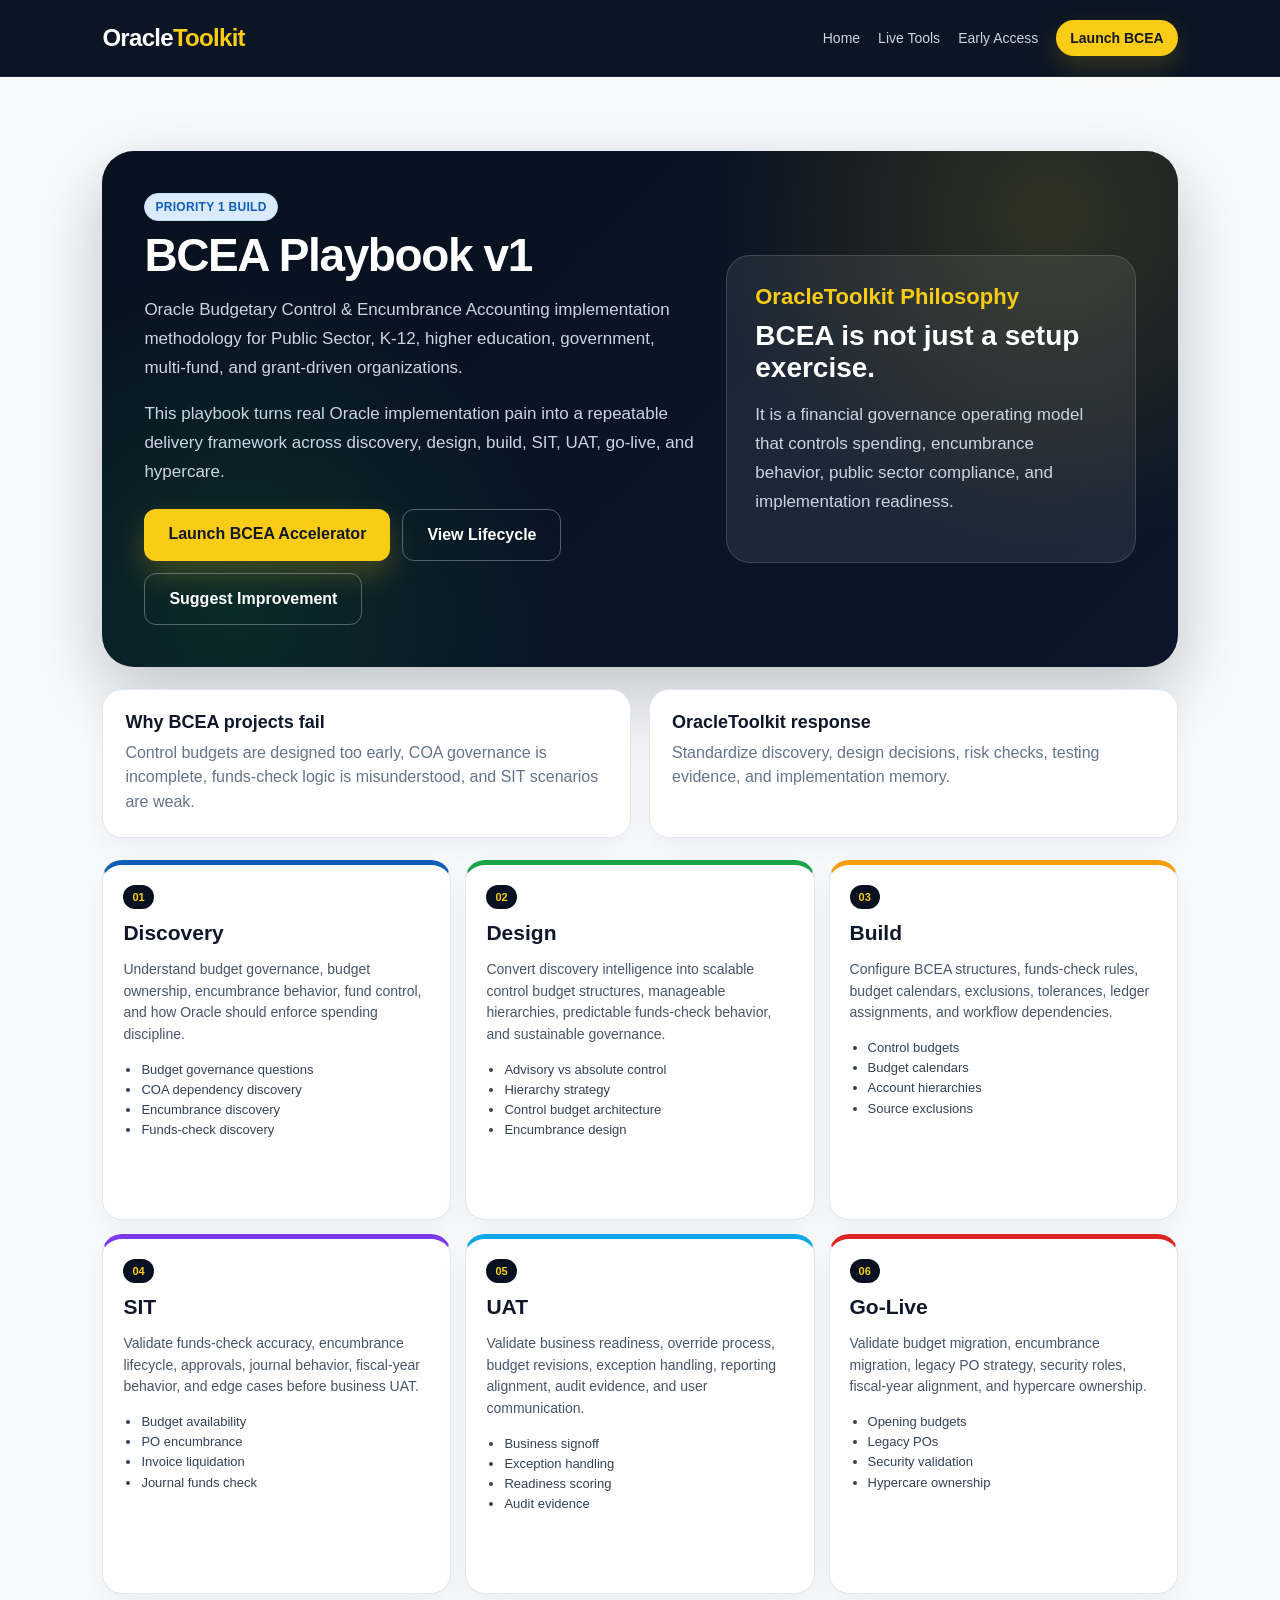
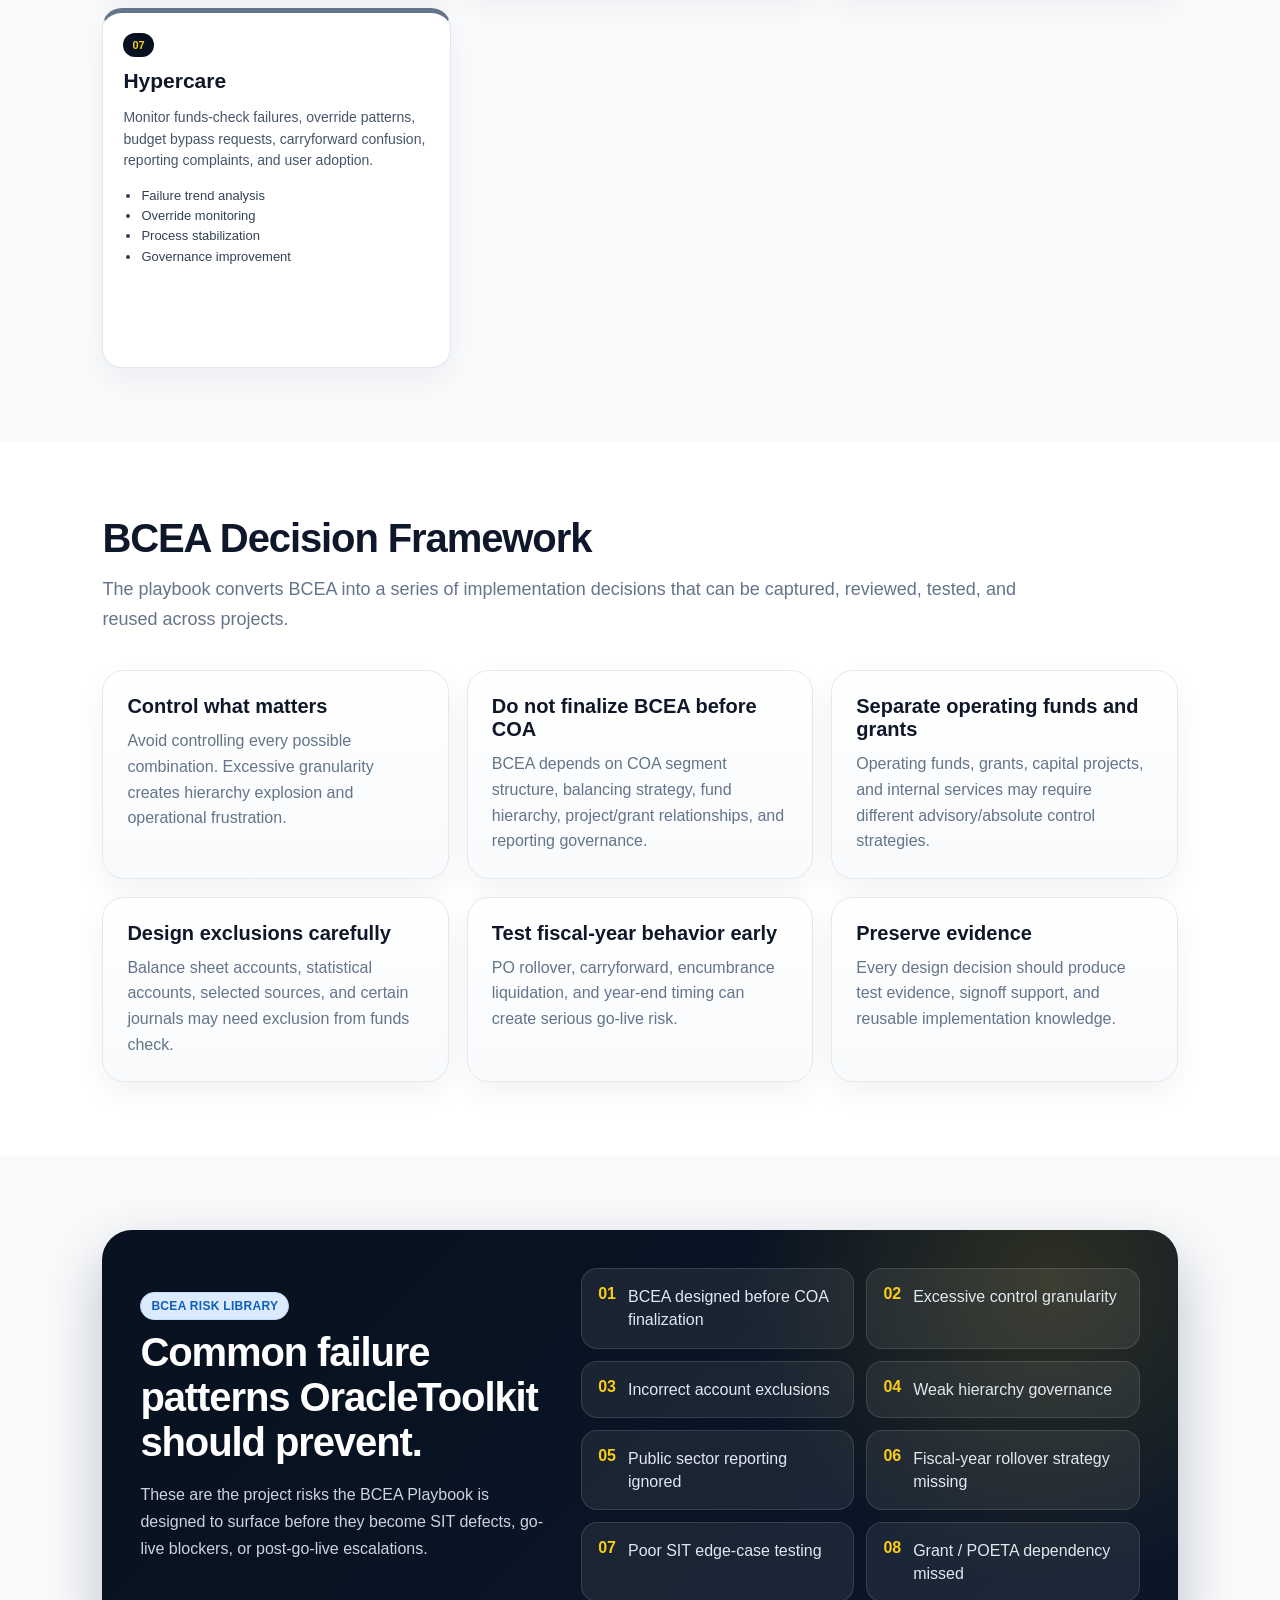
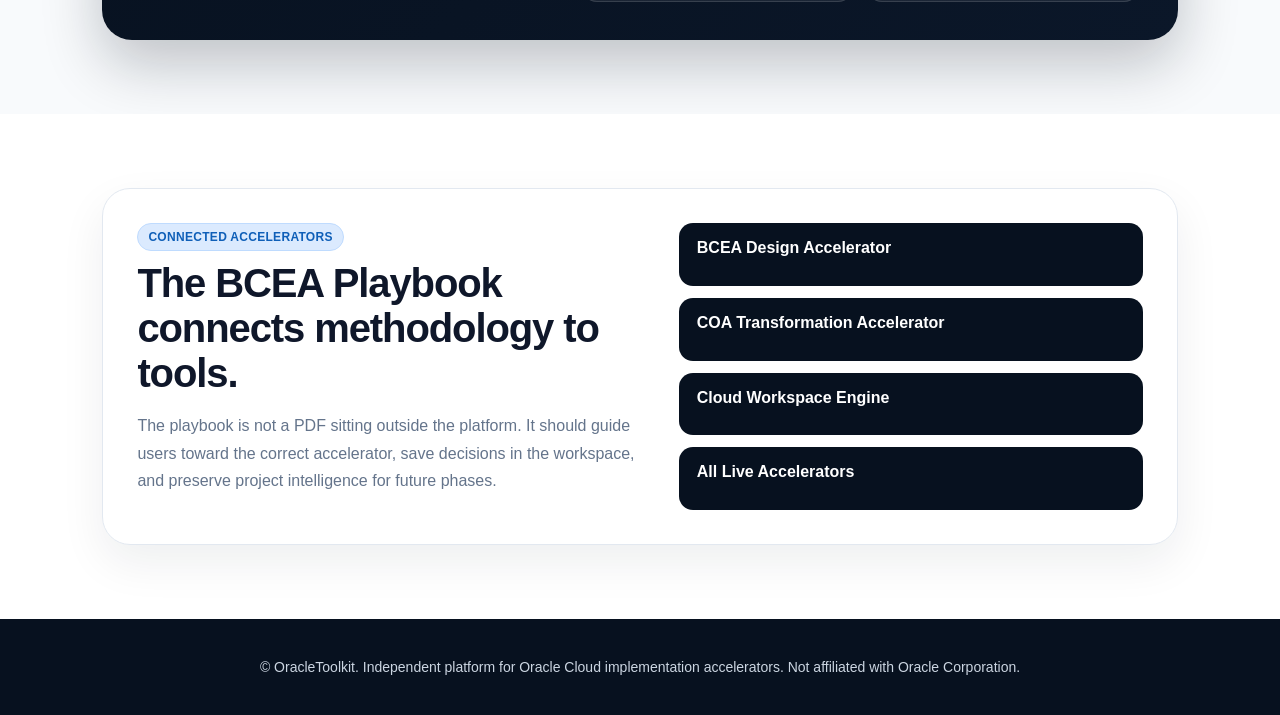
<file: bcea-playbook.html>
<!DOCTYPE html>
<html lang="en">
<head>
  <meta charset="UTF-8" />
  <meta name="viewport" content="width=device-width, initial-scale=1.0" />
  <title>BCEA Playbook v1 | OracleToolkit</title>
  <link rel="stylesheet" href="styles.css" />
</head>
<body>
  <nav class="nav">
    <a class="logo" href="index.html">Oracle<span>Toolkit</span></a>
    <div class="nav-links">
      <a href="index.html">Home</a>
      <a href="index.html#live-products">Live Tools</a>
      <a href="index.html#early-access-form">Early Access</a>
      <a class="nav-cta" href="https://budgetarycontrol-architectv3-yt4uifrftfksbjezcycgak.streamlit.app/" target="_blank">Launch BCEA</a>
    </div>
  </nav>

  
  <section class="section bcea-playbook-section" id="bcea-playbook">
    <div class="bcea-playbook-hero">
      <div>
        <span class="workspace-kicker">Priority 1 Build</span>
        <h2>BCEA Playbook v1</h2>
        <p>
          Oracle Budgetary Control & Encumbrance Accounting implementation methodology for Public Sector,
          K-12, higher education, government, multi-fund, and grant-driven organizations.
        </p>
        <p>
          This playbook turns real Oracle implementation pain into a repeatable delivery framework across
          discovery, design, build, SIT, UAT, go-live, and hypercare.
        </p>
        <div class="bcea-playbook-actions">
          <a class="cta" href="https://budgetarycontrol-architectv3-yt4uifrftfksbjezcycgak.streamlit.app/" target="_blank" onclick="gtagSafe && gtagSafe('bcea_playbook_launch_accelerator')">Launch BCEA Accelerator</a>
          <a class="secondary" href="#bcea-lifecycle" onclick="gtagSafe && gtagSafe('bcea_playbook_view_lifecycle')">View Lifecycle</a>
          <a class="secondary" href="https://docs.google.com/forms/d/e/1FAIpQLSdnP7gMTPaaToSrBuXrYFc5y6gb6JuLxql52jHEpTTbO3tSUQ/viewform?usp=publish-editor" target="_blank" onclick="gtagSafe && gtagSafe('bcea_playbook_feedback')">Suggest Improvement</a>
        </div>
      </div>
      <div class="bcea-playbook-card">
        <strong>OracleToolkit Philosophy</strong>
        <span>BCEA is not just a setup exercise.</span>
        <p>It is a financial governance operating model that controls spending, encumbrance behavior, public sector compliance, and implementation readiness.</p>
      </div>
    </div>

    <div class="bcea-risk-strip">
      <div><strong>Why BCEA projects fail</strong><span>Control budgets are designed too early, COA governance is incomplete, funds-check logic is misunderstood, and SIT scenarios are weak.</span></div>
      <div><strong>OracleToolkit response</strong><span>Standardize discovery, design decisions, risk checks, testing evidence, and implementation memory.</span></div>
    </div>

    <div class="bcea-lifecycle-grid" id="bcea-lifecycle">
      <div class="phase-card discovery"><em>01</em><h3>Discovery</h3><p>Understand budget governance, budget ownership, encumbrance behavior, fund control, and how Oracle should enforce spending discipline.</p><ul><li>Budget governance questions</li><li>COA dependency discovery</li><li>Encumbrance discovery</li><li>Funds-check discovery</li></ul></div>
      <div class="phase-card design"><em>02</em><h3>Design</h3><p>Convert discovery intelligence into scalable control budget structures, manageable hierarchies, predictable funds-check behavior, and sustainable governance.</p><ul><li>Advisory vs absolute control</li><li>Hierarchy strategy</li><li>Control budget architecture</li><li>Encumbrance design</li></ul></div>
      <div class="phase-card build"><em>03</em><h3>Build</h3><p>Configure BCEA structures, funds-check rules, budget calendars, exclusions, tolerances, ledger assignments, and workflow dependencies.</p><ul><li>Control budgets</li><li>Budget calendars</li><li>Account hierarchies</li><li>Source exclusions</li></ul></div>
      <div class="phase-card sit"><em>04</em><h3>SIT</h3><p>Validate funds-check accuracy, encumbrance lifecycle, approvals, journal behavior, fiscal-year behavior, and edge cases before business UAT.</p><ul><li>Budget availability</li><li>PO encumbrance</li><li>Invoice liquidation</li><li>Journal funds check</li></ul></div>
      <div class="phase-card uat"><em>05</em><h3>UAT</h3><p>Validate business readiness, override process, budget revisions, exception handling, reporting alignment, audit evidence, and user communication.</p><ul><li>Business signoff</li><li>Exception handling</li><li>Readiness scoring</li><li>Audit evidence</li></ul></div>
      <div class="phase-card golive"><em>06</em><h3>Go-Live</h3><p>Validate budget migration, encumbrance migration, legacy PO strategy, security roles, fiscal-year alignment, and hypercare ownership.</p><ul><li>Opening budgets</li><li>Legacy POs</li><li>Security validation</li><li>Hypercare ownership</li></ul></div>
      <div class="phase-card hypercare"><em>07</em><h3>Hypercare</h3><p>Monitor funds-check failures, override patterns, budget bypass requests, carryforward confusion, reporting complaints, and user adoption.</p><ul><li>Failure trend analysis</li><li>Override monitoring</li><li>Process stabilization</li><li>Governance improvement</li></ul></div>
    </div>
  </section>

  <section class="section bcea-decision-section" id="bcea-decisions">
    <h2>BCEA Decision Framework</h2>
    <p class="section-subtitle">
      The playbook converts BCEA into a series of implementation decisions that can be captured, reviewed, tested, and reused across projects.
    </p>
    <div class="decision-grid">
      <div><strong>Control what matters</strong><span>Avoid controlling every possible combination. Excessive granularity creates hierarchy explosion and operational frustration.</span></div>
      <div><strong>Do not finalize BCEA before COA</strong><span>BCEA depends on COA segment structure, balancing strategy, fund hierarchy, project/grant relationships, and reporting governance.</span></div>
      <div><strong>Separate operating funds and grants</strong><span>Operating funds, grants, capital projects, and internal services may require different advisory/absolute control strategies.</span></div>
      <div><strong>Design exclusions carefully</strong><span>Balance sheet accounts, statistical accounts, selected sources, and certain journals may need exclusion from funds check.</span></div>
      <div><strong>Test fiscal-year behavior early</strong><span>PO rollover, carryforward, encumbrance liquidation, and year-end timing can create serious go-live risk.</span></div>
      <div><strong>Preserve evidence</strong><span>Every design decision should produce test evidence, signoff support, and reusable implementation knowledge.</span></div>
    </div>
  </section>

  <section class="section bcea-risk-library-section" id="bcea-risk-library">
    <div class="risk-library-card">
      <div>
        <span class="workspace-kicker">BCEA Risk Library</span>
        <h2>Common failure patterns OracleToolkit should prevent.</h2>
        <p>
          These are the project risks the BCEA Playbook is designed to surface before they become SIT defects,
          go-live blockers, or post-go-live escalations.
        </p>
      </div>
      <div class="risk-list-grid">
        <div><strong>01</strong><span>BCEA designed before COA finalization</span></div>
        <div><strong>02</strong><span>Excessive control granularity</span></div>
        <div><strong>03</strong><span>Incorrect account exclusions</span></div>
        <div><strong>04</strong><span>Weak hierarchy governance</span></div>
        <div><strong>05</strong><span>Public sector reporting ignored</span></div>
        <div><strong>06</strong><span>Fiscal-year rollover strategy missing</span></div>
        <div><strong>07</strong><span>Poor SIT edge-case testing</span></div>
        <div><strong>08</strong><span>Grant / POETA dependency missed</span></div>
      </div>
    </div>
  </section>

  <section class="section bcea-accelerator-link-section">
    <div class="accelerator-link-card">
      <div>
        <span class="workspace-kicker">Connected Accelerators</span>
        <h2>The BCEA Playbook connects methodology to tools.</h2>
        <p>
          The playbook is not a PDF sitting outside the platform. It should guide users toward the correct accelerator,
          save decisions in the workspace, and preserve project intelligence for future phases.
        </p>
      </div>
      <div class="connected-tools-grid">
        <a href="https://budgetarycontrol-architectv3-yt4uifrftfksbjezcycgak.streamlit.app/" target="_blank">BCEA Design Accelerator</a>
        <a href="https://coaacceleratormvp-immxr6kprgxex4wkhomcby.streamlit.app/" target="_blank">COA Transformation Accelerator</a>
        <a href="index.html#workspace-engine">Cloud Workspace Engine</a>
        <a href="index.html#live-products">All Live Accelerators</a>
      </div>
    </div>
  </section>


  <footer class="footer">
    © OracleToolkit. Independent platform for Oracle Cloud implementation accelerators. Not affiliated with Oracle Corporation.
  </footer>
</body>
</html>
</file>
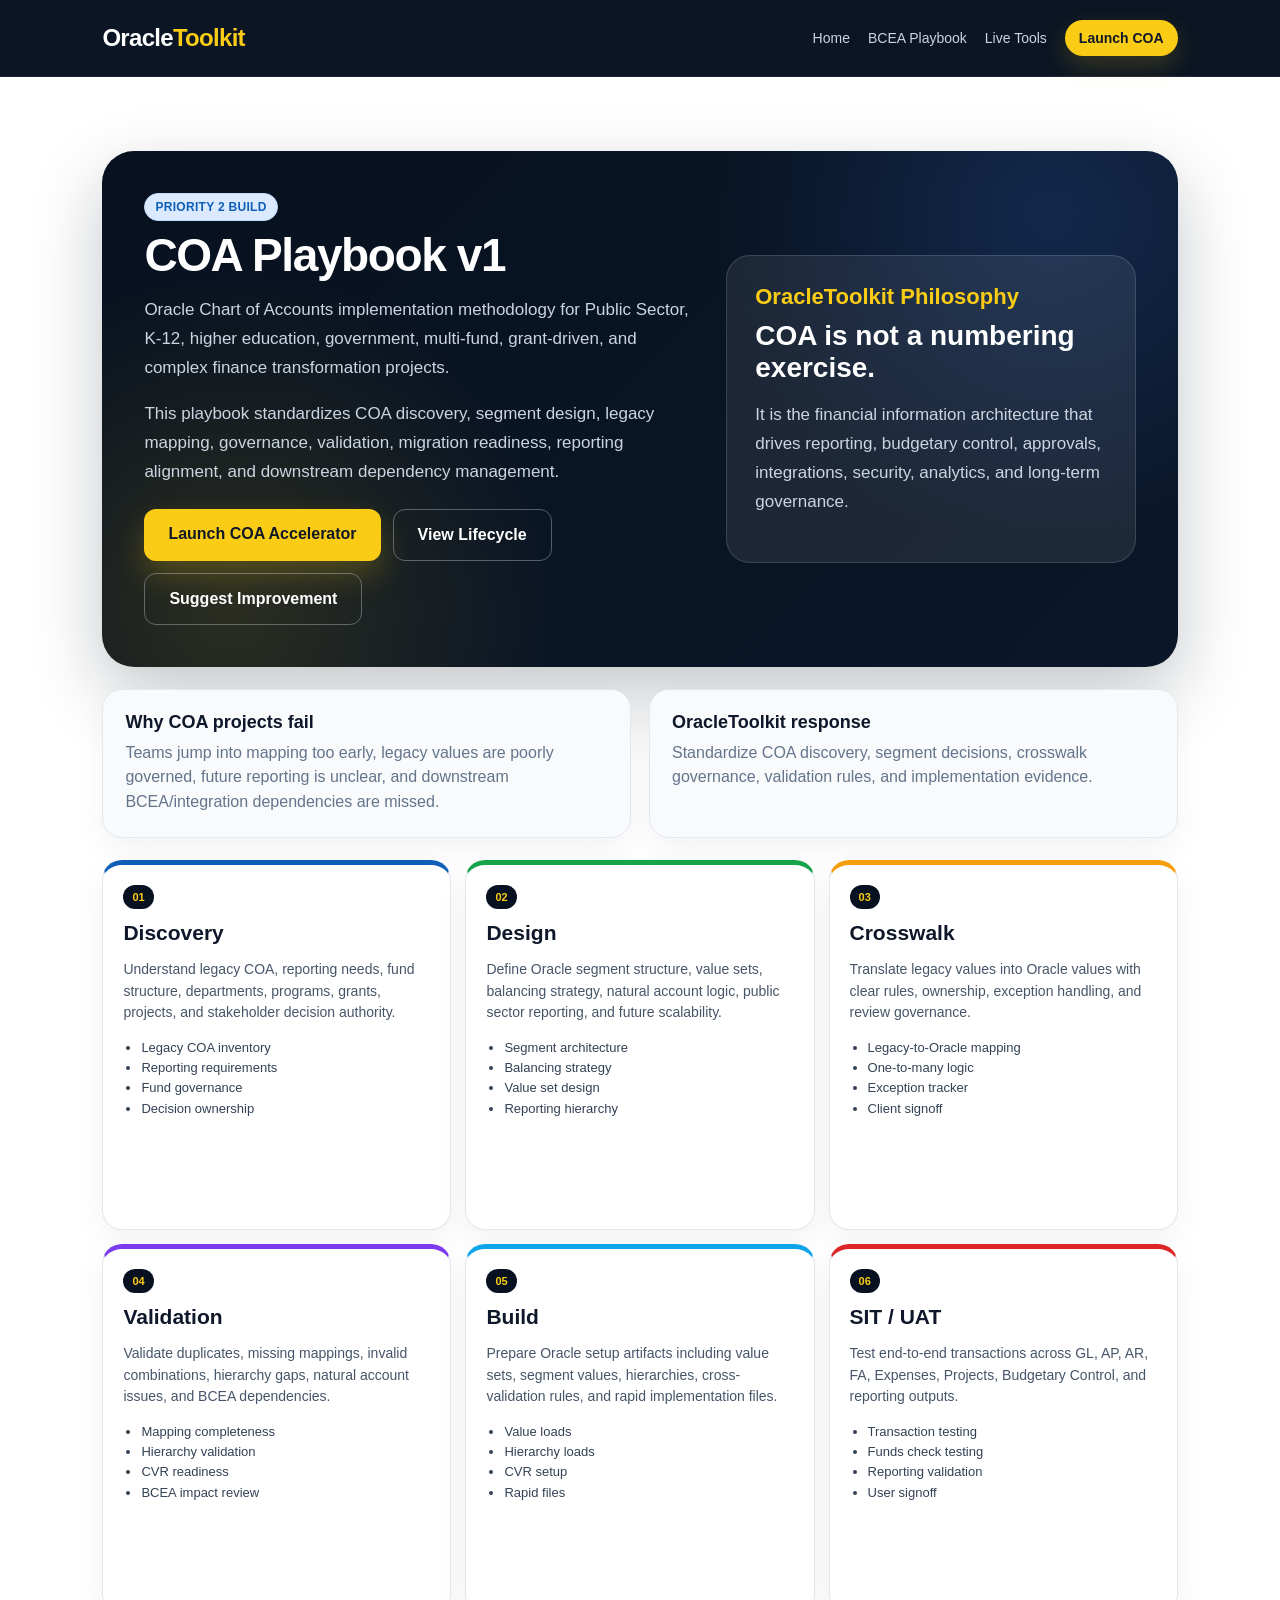
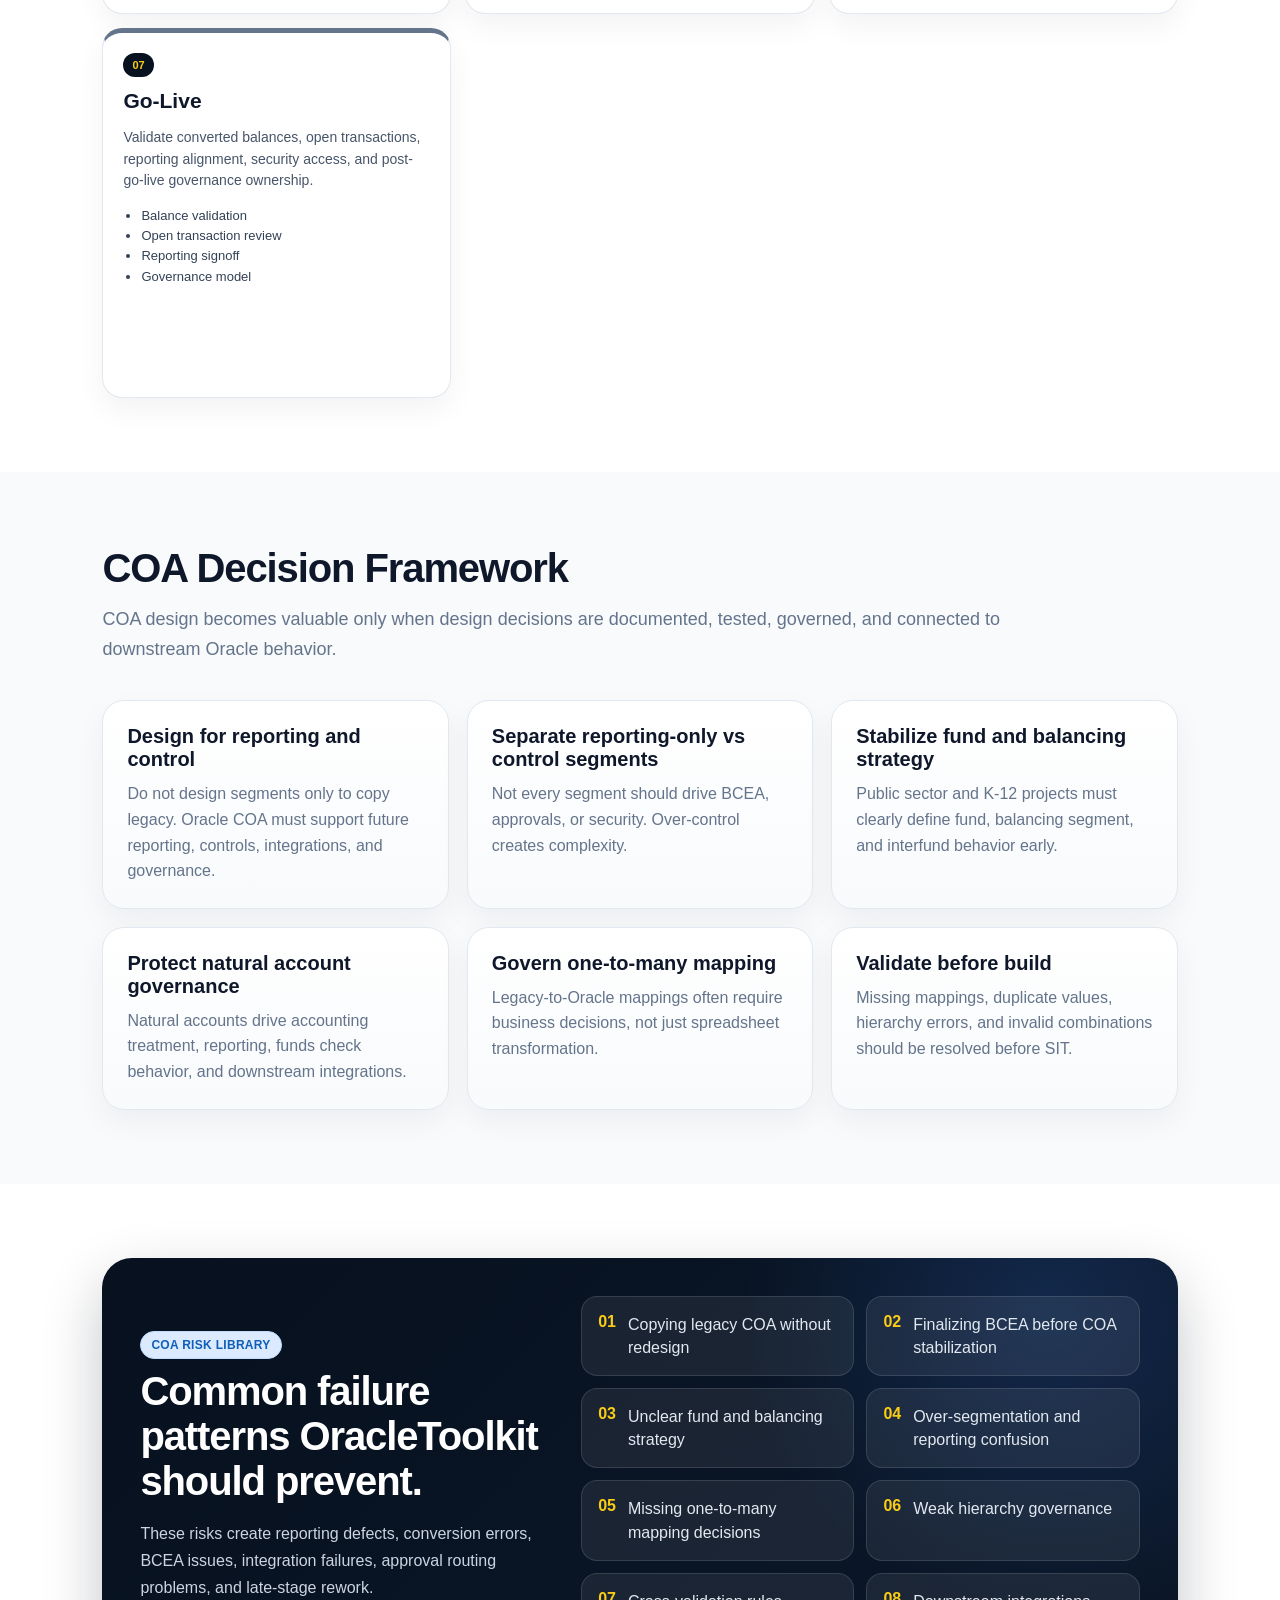
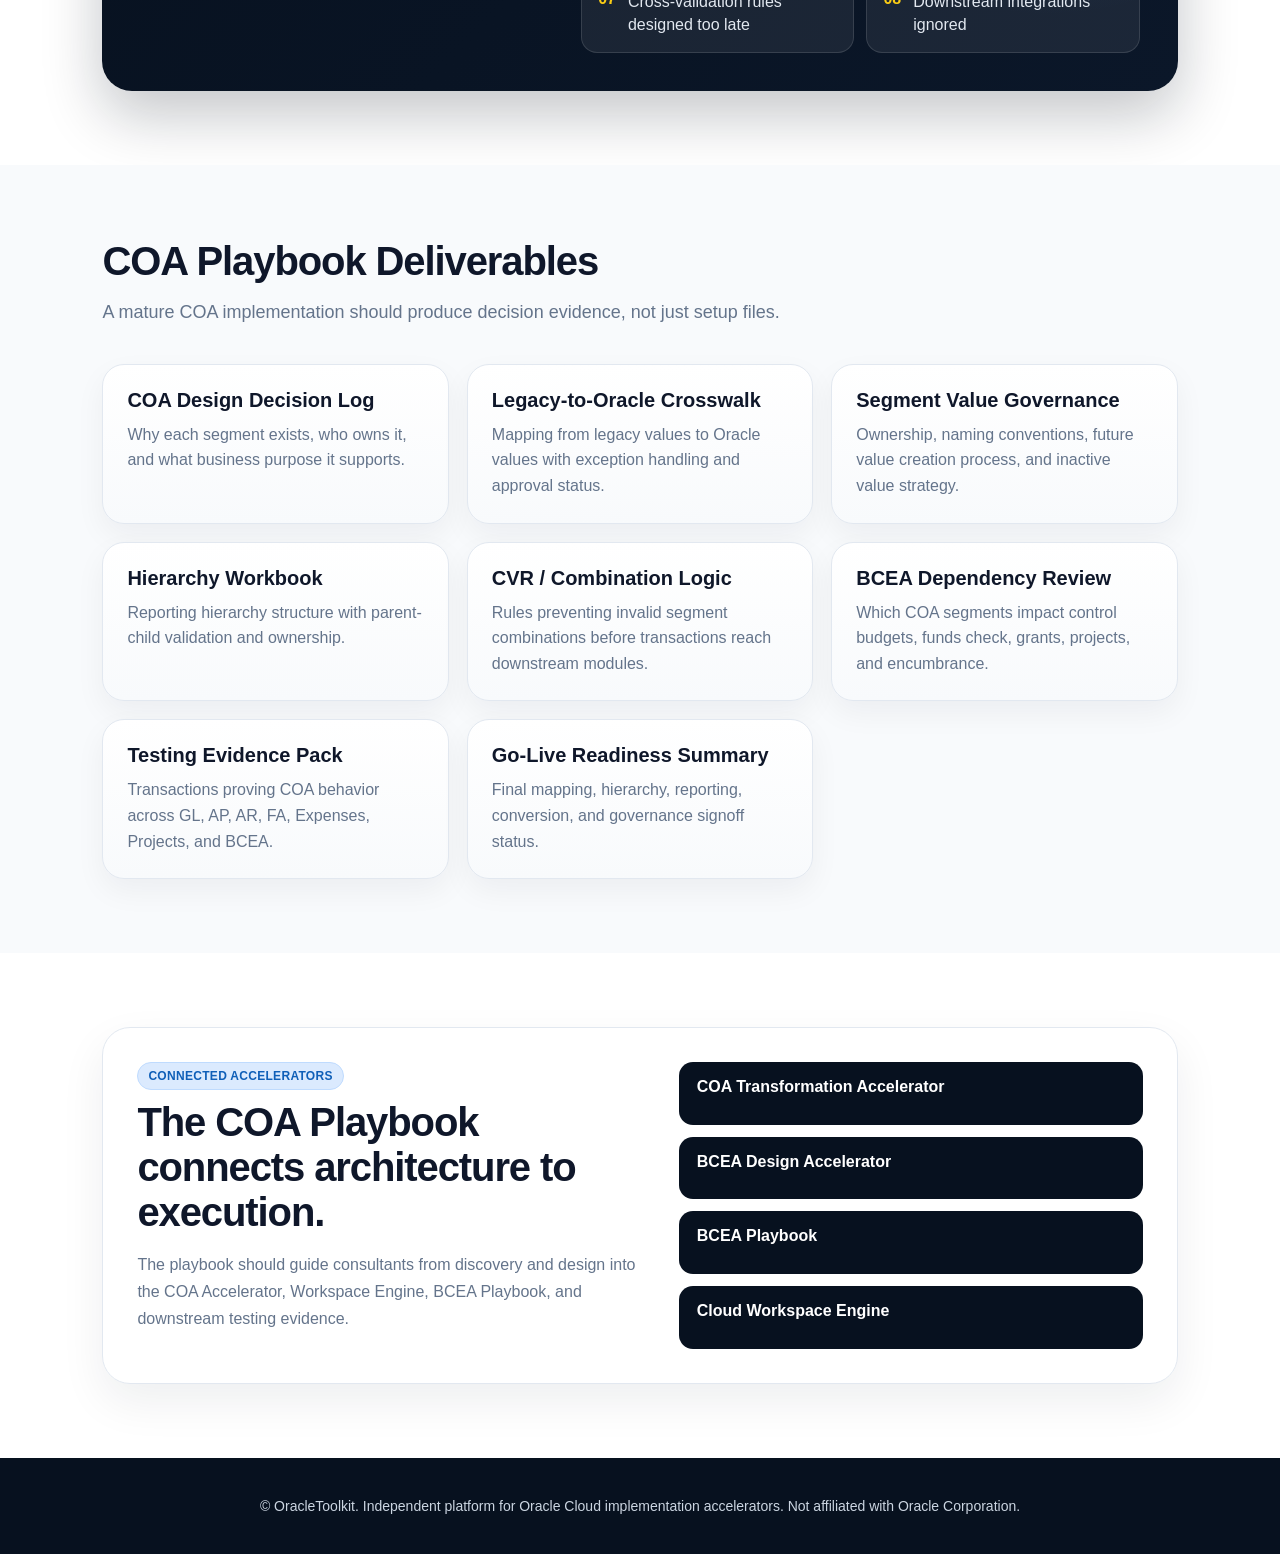
<file: coa-playbook.html>
<!DOCTYPE html>
<html lang="en">
<head>
  <meta charset="UTF-8" />
  <meta name="viewport" content="width=device-width, initial-scale=1.0" />
  <title>COA Playbook v1 | OracleToolkit</title>
  <link rel="stylesheet" href="styles.css" />
</head>
<body>
  <nav class="nav">
    <a class="logo" href="index.html">Oracle<span>Toolkit</span></a>
    <div class="nav-links">
      <a href="index.html">Home</a>
      <a href="index.html#bcea-playbook">BCEA Playbook</a>
      <a href="index.html#live-products">Live Tools</a>
      <a class="nav-cta" href="https://coaacceleratormvp-immxr6kprgxex4wkhomcby.streamlit.app/" target="_blank">Launch COA</a>
    </div>
  </nav>

  
  <section class="section coa-playbook-section" id="coa-playbook">
    <div class="coa-playbook-hero">
      <div>
        <span class="workspace-kicker">Priority 2 Build</span>
        <h2>COA Playbook v1</h2>
        <p>
          Oracle Chart of Accounts implementation methodology for Public Sector, K-12, higher education,
          government, multi-fund, grant-driven, and complex finance transformation projects.
        </p>
        <p>
          This playbook standardizes COA discovery, segment design, legacy mapping, governance,
          validation, migration readiness, reporting alignment, and downstream dependency management.
        </p>
        <div class="coa-playbook-actions">
          <a class="cta" href="https://coaacceleratormvp-immxr6kprgxex4wkhomcby.streamlit.app/" target="_blank" onclick="gtagSafe && gtagSafe('coa_playbook_launch_accelerator')">Launch COA Accelerator</a>
          <a class="secondary" href="#coa-lifecycle" onclick="gtagSafe && gtagSafe('coa_playbook_view_lifecycle')">View Lifecycle</a>
          <a class="secondary" href="https://docs.google.com/forms/d/e/1FAIpQLSdnP7gMTPaaToSrBuXrYFc5y6gb6JuLxql52jHEpTTbO3tSUQ/viewform?usp=publish-editor" target="_blank" onclick="gtagSafe && gtagSafe('coa_playbook_feedback')">Suggest Improvement</a>
        </div>
      </div>
      <div class="coa-playbook-card">
        <strong>OracleToolkit Philosophy</strong>
        <span>COA is not a numbering exercise.</span>
        <p>
          It is the financial information architecture that drives reporting, budgetary control,
          approvals, integrations, security, analytics, and long-term governance.
        </p>
      </div>
    </div>

    <div class="coa-risk-strip">
      <div><strong>Why COA projects fail</strong><span>Teams jump into mapping too early, legacy values are poorly governed, future reporting is unclear, and downstream BCEA/integration dependencies are missed.</span></div>
      <div><strong>OracleToolkit response</strong><span>Standardize COA discovery, segment decisions, crosswalk governance, validation rules, and implementation evidence.</span></div>
    </div>

    <div class="coa-lifecycle-grid" id="coa-lifecycle">
      <div class="coa-phase-card discovery"><em>01</em><h3>Discovery</h3><p>Understand legacy COA, reporting needs, fund structure, departments, programs, grants, projects, and stakeholder decision authority.</p><ul><li>Legacy COA inventory</li><li>Reporting requirements</li><li>Fund governance</li><li>Decision ownership</li></ul></div>
      <div class="coa-phase-card design"><em>02</em><h3>Design</h3><p>Define Oracle segment structure, value sets, balancing strategy, natural account logic, public sector reporting, and future scalability.</p><ul><li>Segment architecture</li><li>Balancing strategy</li><li>Value set design</li><li>Reporting hierarchy</li></ul></div>
      <div class="coa-phase-card mapping"><em>03</em><h3>Crosswalk</h3><p>Translate legacy values into Oracle values with clear rules, ownership, exception handling, and review governance.</p><ul><li>Legacy-to-Oracle mapping</li><li>One-to-many logic</li><li>Exception tracker</li><li>Client signoff</li></ul></div>
      <div class="coa-phase-card validation"><em>04</em><h3>Validation</h3><p>Validate duplicates, missing mappings, invalid combinations, hierarchy gaps, natural account issues, and BCEA dependencies.</p><ul><li>Mapping completeness</li><li>Hierarchy validation</li><li>CVR readiness</li><li>BCEA impact review</li></ul></div>
      <div class="coa-phase-card build"><em>05</em><h3>Build</h3><p>Prepare Oracle setup artifacts including value sets, segment values, hierarchies, cross-validation rules, and rapid implementation files.</p><ul><li>Value loads</li><li>Hierarchy loads</li><li>CVR setup</li><li>Rapid files</li></ul></div>
      <div class="coa-phase-card testing"><em>06</em><h3>SIT / UAT</h3><p>Test end-to-end transactions across GL, AP, AR, FA, Expenses, Projects, Budgetary Control, and reporting outputs.</p><ul><li>Transaction testing</li><li>Funds check testing</li><li>Reporting validation</li><li>User signoff</li></ul></div>
      <div class="coa-phase-card golive"><em>07</em><h3>Go-Live</h3><p>Validate converted balances, open transactions, reporting alignment, security access, and post-go-live governance ownership.</p><ul><li>Balance validation</li><li>Open transaction review</li><li>Reporting signoff</li><li>Governance model</li></ul></div>
    </div>
  </section>

  <section class="section coa-decision-section" id="coa-decisions">
    <h2>COA Decision Framework</h2>
    <p class="section-subtitle">
      COA design becomes valuable only when design decisions are documented, tested, governed, and connected to downstream Oracle behavior.
    </p>
    <div class="coa-decision-grid">
      <div><strong>Design for reporting and control</strong><span>Do not design segments only to copy legacy. Oracle COA must support future reporting, controls, integrations, and governance.</span></div>
      <div><strong>Separate reporting-only vs control segments</strong><span>Not every segment should drive BCEA, approvals, or security. Over-control creates complexity.</span></div>
      <div><strong>Stabilize fund and balancing strategy</strong><span>Public sector and K-12 projects must clearly define fund, balancing segment, and interfund behavior early.</span></div>
      <div><strong>Protect natural account governance</strong><span>Natural accounts drive accounting treatment, reporting, funds check behavior, and downstream integrations.</span></div>
      <div><strong>Govern one-to-many mapping</strong><span>Legacy-to-Oracle mappings often require business decisions, not just spreadsheet transformation.</span></div>
      <div><strong>Validate before build</strong><span>Missing mappings, duplicate values, hierarchy errors, and invalid combinations should be resolved before SIT.</span></div>
    </div>
  </section>

  <section class="section coa-risk-library-section" id="coa-risk-library">
    <div class="coa-risk-library-card">
      <div>
        <span class="workspace-kicker">COA Risk Library</span>
        <h2>Common failure patterns OracleToolkit should prevent.</h2>
        <p>
          These risks create reporting defects, conversion errors, BCEA issues, integration failures,
          approval routing problems, and late-stage rework.
        </p>
      </div>
      <div class="coa-risk-list-grid">
        <div><strong>01</strong><span>Copying legacy COA without redesign</span></div>
        <div><strong>02</strong><span>Finalizing BCEA before COA stabilization</span></div>
        <div><strong>03</strong><span>Unclear fund and balancing strategy</span></div>
        <div><strong>04</strong><span>Over-segmentation and reporting confusion</span></div>
        <div><strong>05</strong><span>Missing one-to-many mapping decisions</span></div>
        <div><strong>06</strong><span>Weak hierarchy governance</span></div>
        <div><strong>07</strong><span>Cross-validation rules designed too late</span></div>
        <div><strong>08</strong><span>Downstream integrations ignored</span></div>
      </div>
    </div>
  </section>

  <section class="section coa-deliverables-section" id="coa-deliverables">
    <h2>COA Playbook Deliverables</h2>
    <p class="section-subtitle">
      A mature COA implementation should produce decision evidence, not just setup files.
    </p>
    <div class="coa-deliverables-grid">
      <div><strong>COA Design Decision Log</strong><span>Why each segment exists, who owns it, and what business purpose it supports.</span></div>
      <div><strong>Legacy-to-Oracle Crosswalk</strong><span>Mapping from legacy values to Oracle values with exception handling and approval status.</span></div>
      <div><strong>Segment Value Governance</strong><span>Ownership, naming conventions, future value creation process, and inactive value strategy.</span></div>
      <div><strong>Hierarchy Workbook</strong><span>Reporting hierarchy structure with parent-child validation and ownership.</span></div>
      <div><strong>CVR / Combination Logic</strong><span>Rules preventing invalid segment combinations before transactions reach downstream modules.</span></div>
      <div><strong>BCEA Dependency Review</strong><span>Which COA segments impact control budgets, funds check, grants, projects, and encumbrance.</span></div>
      <div><strong>Testing Evidence Pack</strong><span>Transactions proving COA behavior across GL, AP, AR, FA, Expenses, Projects, and BCEA.</span></div>
      <div><strong>Go-Live Readiness Summary</strong><span>Final mapping, hierarchy, reporting, conversion, and governance signoff status.</span></div>
    </div>
  </section>

  <section class="section coa-accelerator-link-section">
    <div class="coa-accelerator-card">
      <div>
        <span class="workspace-kicker">Connected Accelerators</span>
        <h2>The COA Playbook connects architecture to execution.</h2>
        <p>
          The playbook should guide consultants from discovery and design into the COA Accelerator,
          Workspace Engine, BCEA Playbook, and downstream testing evidence.
        </p>
      </div>
      <div class="connected-tools-grid">
        <a href="https://coaacceleratormvp-immxr6kprgxex4wkhomcby.streamlit.app/" target="_blank">COA Transformation Accelerator</a>
        <a href="https://budgetarycontrol-architectv3-yt4uifrftfksbjezcycgak.streamlit.app/" target="_blank">BCEA Design Accelerator</a>
        <a href="index.html#bcea-playbook">BCEA Playbook</a>
        <a href="index.html#workspace-engine">Cloud Workspace Engine</a>
      </div>
    </div>
  </section>


  <footer class="footer">
    © OracleToolkit. Independent platform for Oracle Cloud implementation accelerators. Not affiliated with Oracle Corporation.
  </footer>
</body>
</html>
</file>
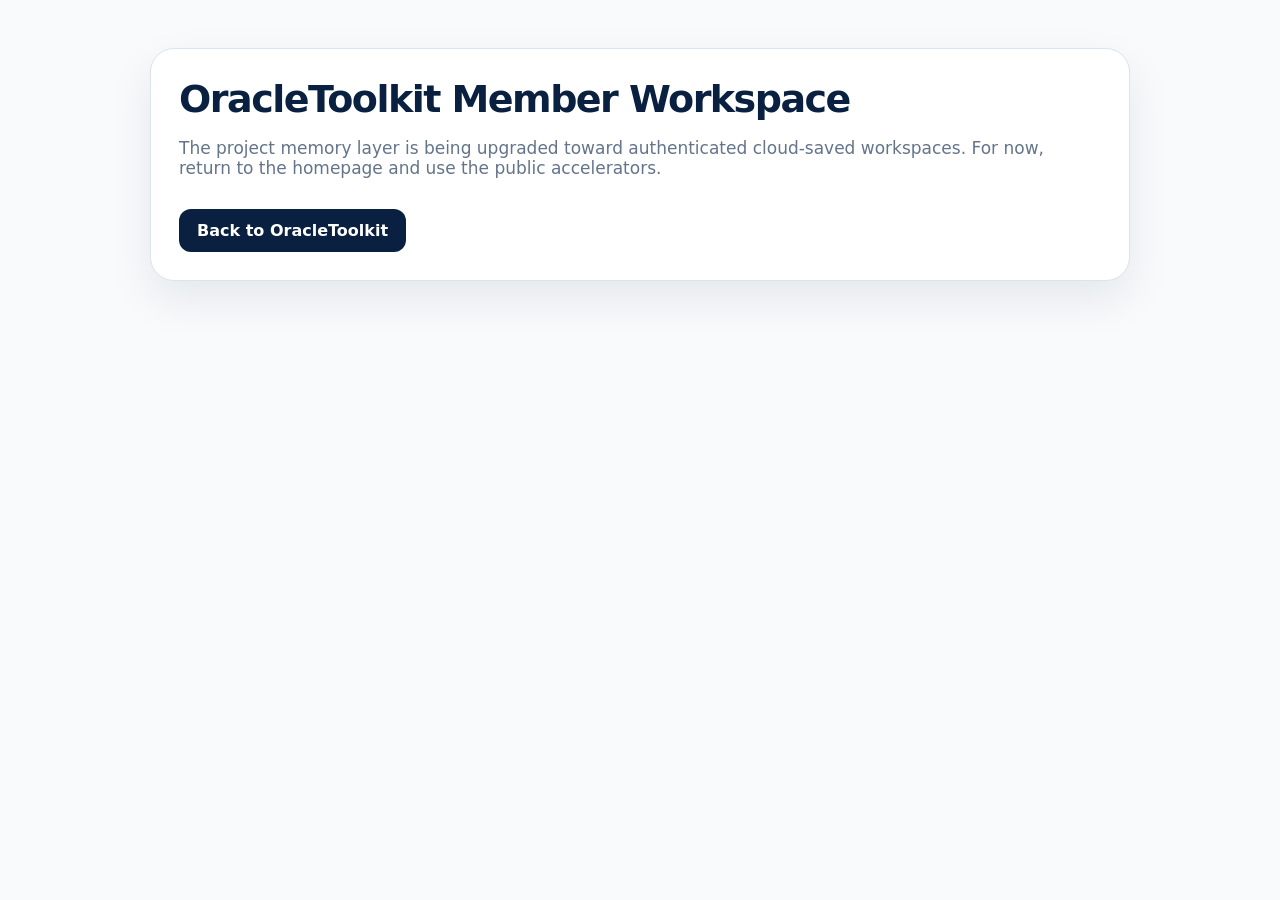
<file: dashboard.html>
<!DOCTYPE html>
<html lang="en">
<head>
  <meta charset="UTF-8">
  <meta name="viewport" content="width=device-width, initial-scale=1.0">
  <title>OracleToolkit Member Workspace</title>
  <link rel="icon" href="/favicon.ico" sizes="any">
  <link rel="canonical" href="https://oracletoolkit.com/dashboard.html">
  <meta name="robots" content="noindex, follow">
  <style>
    body{margin:0;font-family:Inter,system-ui,-apple-system,BlinkMacSystemFont,"Segoe UI",sans-serif;background:#f8fafc;color:#0f172a}
    .wrap{max-width:980px;margin:0 auto;padding:48px 22px}
    .card{background:white;border:1px solid #dbe3ef;border-radius:24px;padding:28px;box-shadow:0 18px 45px rgba(15,23,42,.08)}
    h1{color:#0A2040;margin:0 0 10px;font-size:38px;letter-spacing:-.04em}
    p{color:#64748b;font-size:17px}
    a{display:inline-flex;margin-top:14px;padding:12px 18px;border-radius:12px;background:#0A2040;color:white;text-decoration:none;font-weight:800}
  </style>
</head>
<body>
  <main class="wrap">
    <div class="card">
      <h1>OracleToolkit Member Workspace</h1>
      <p>The project memory layer is being upgraded toward authenticated cloud-saved workspaces. For now, return to the homepage and use the public accelerators.</p>
      <a href="/">Back to OracleToolkit</a>
    </div>
  </main>
</body>
</html>
</file>
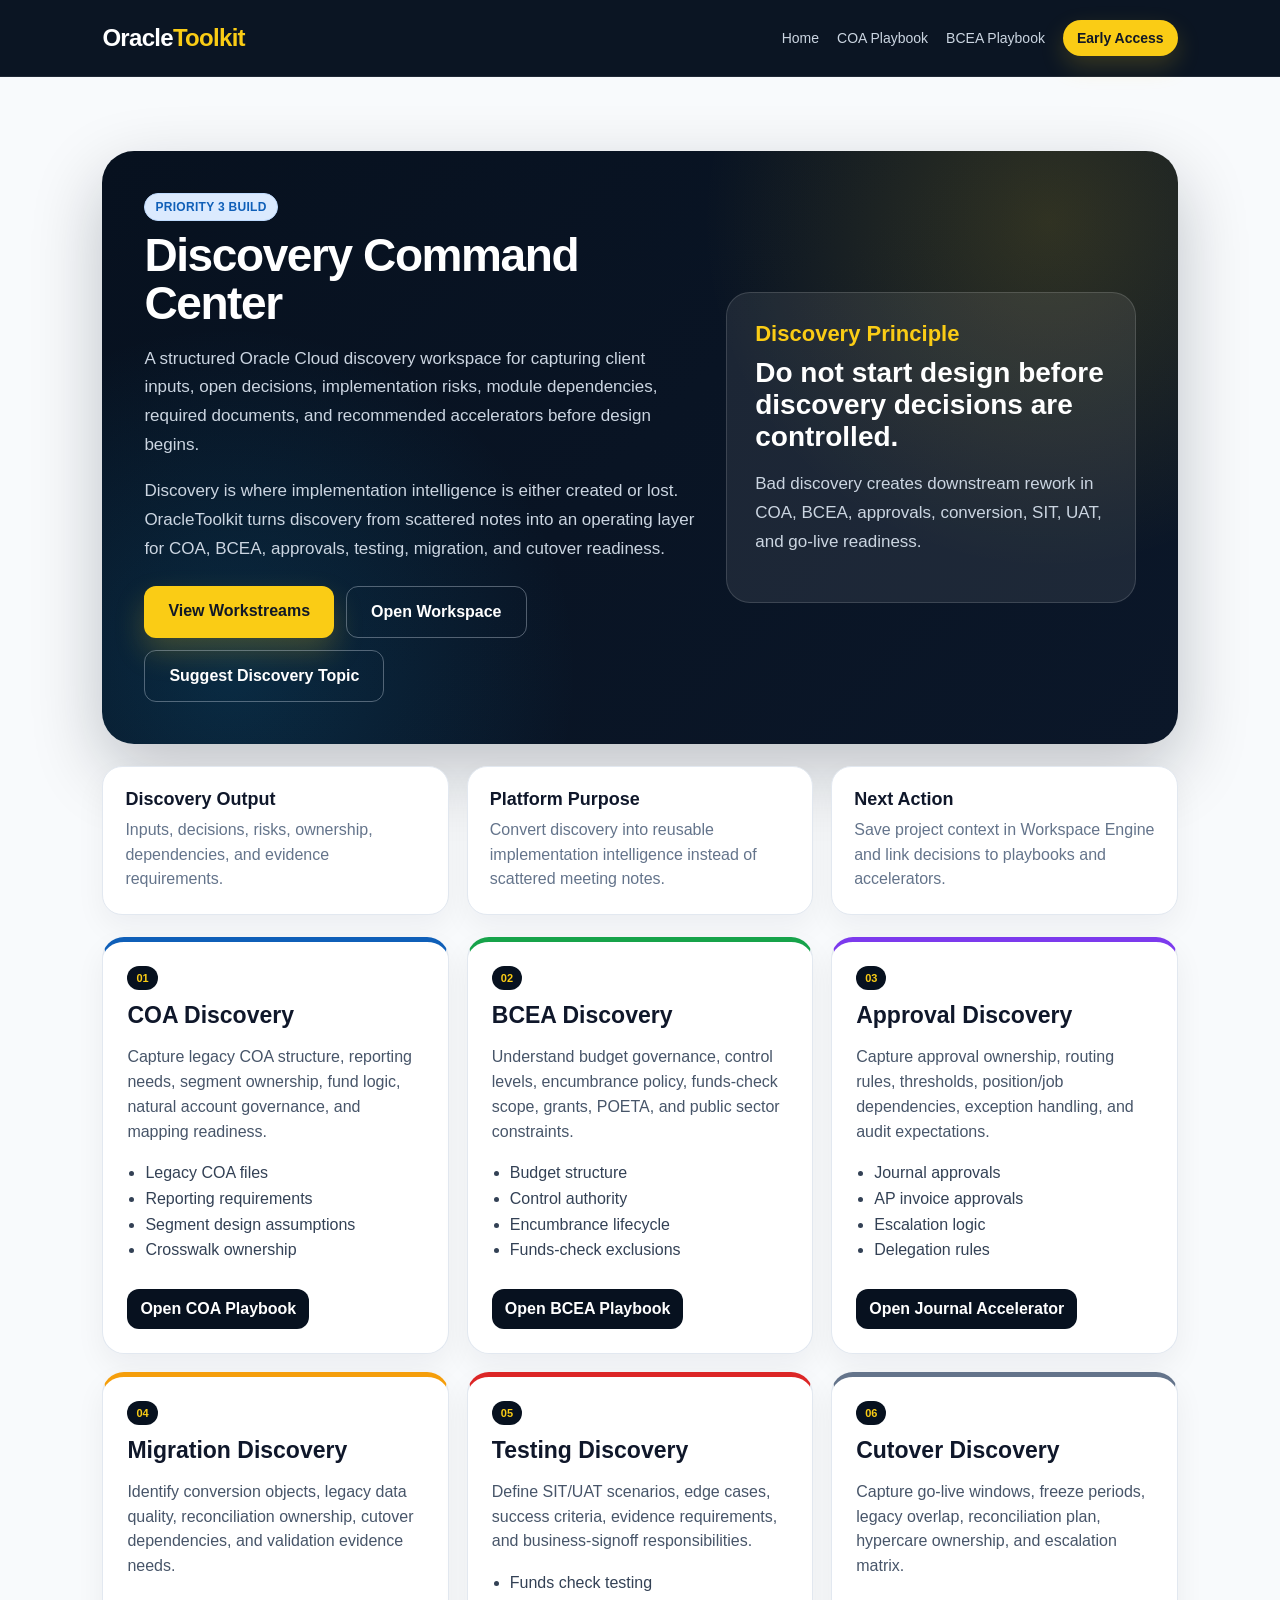
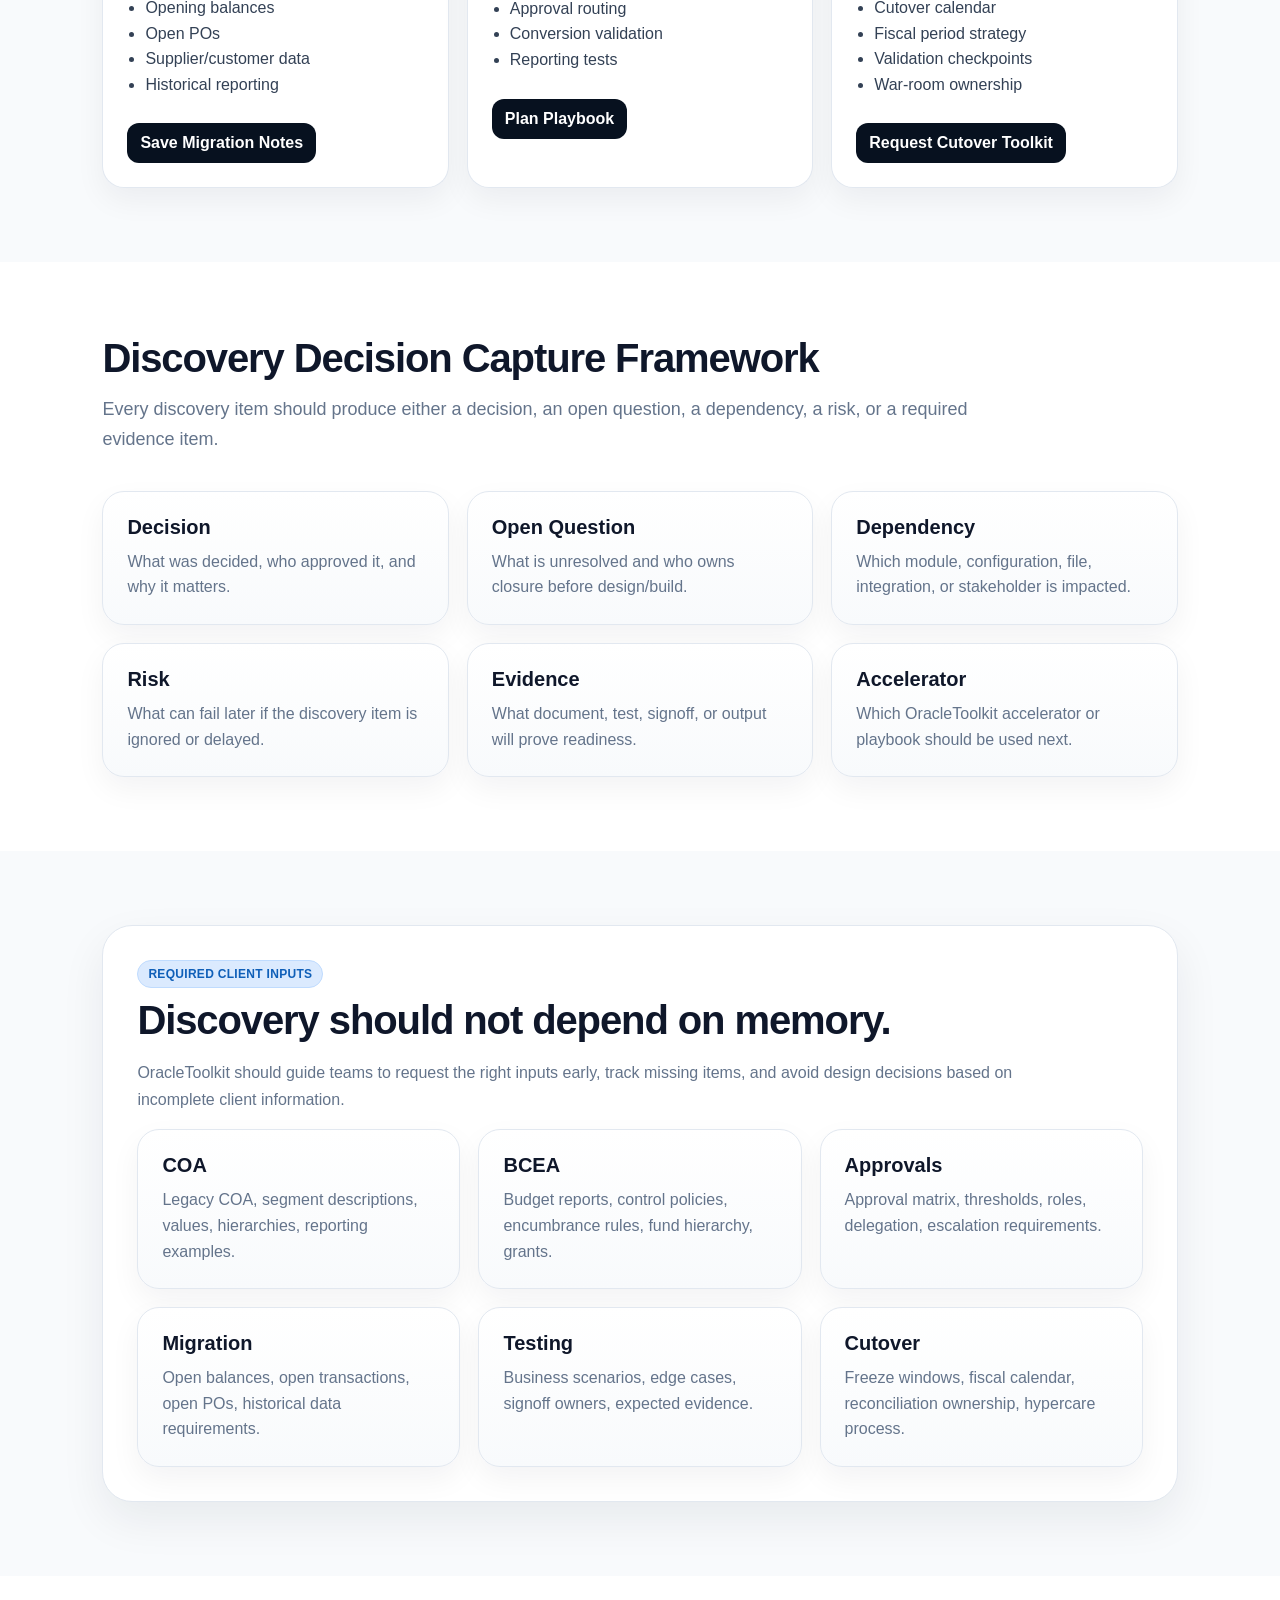
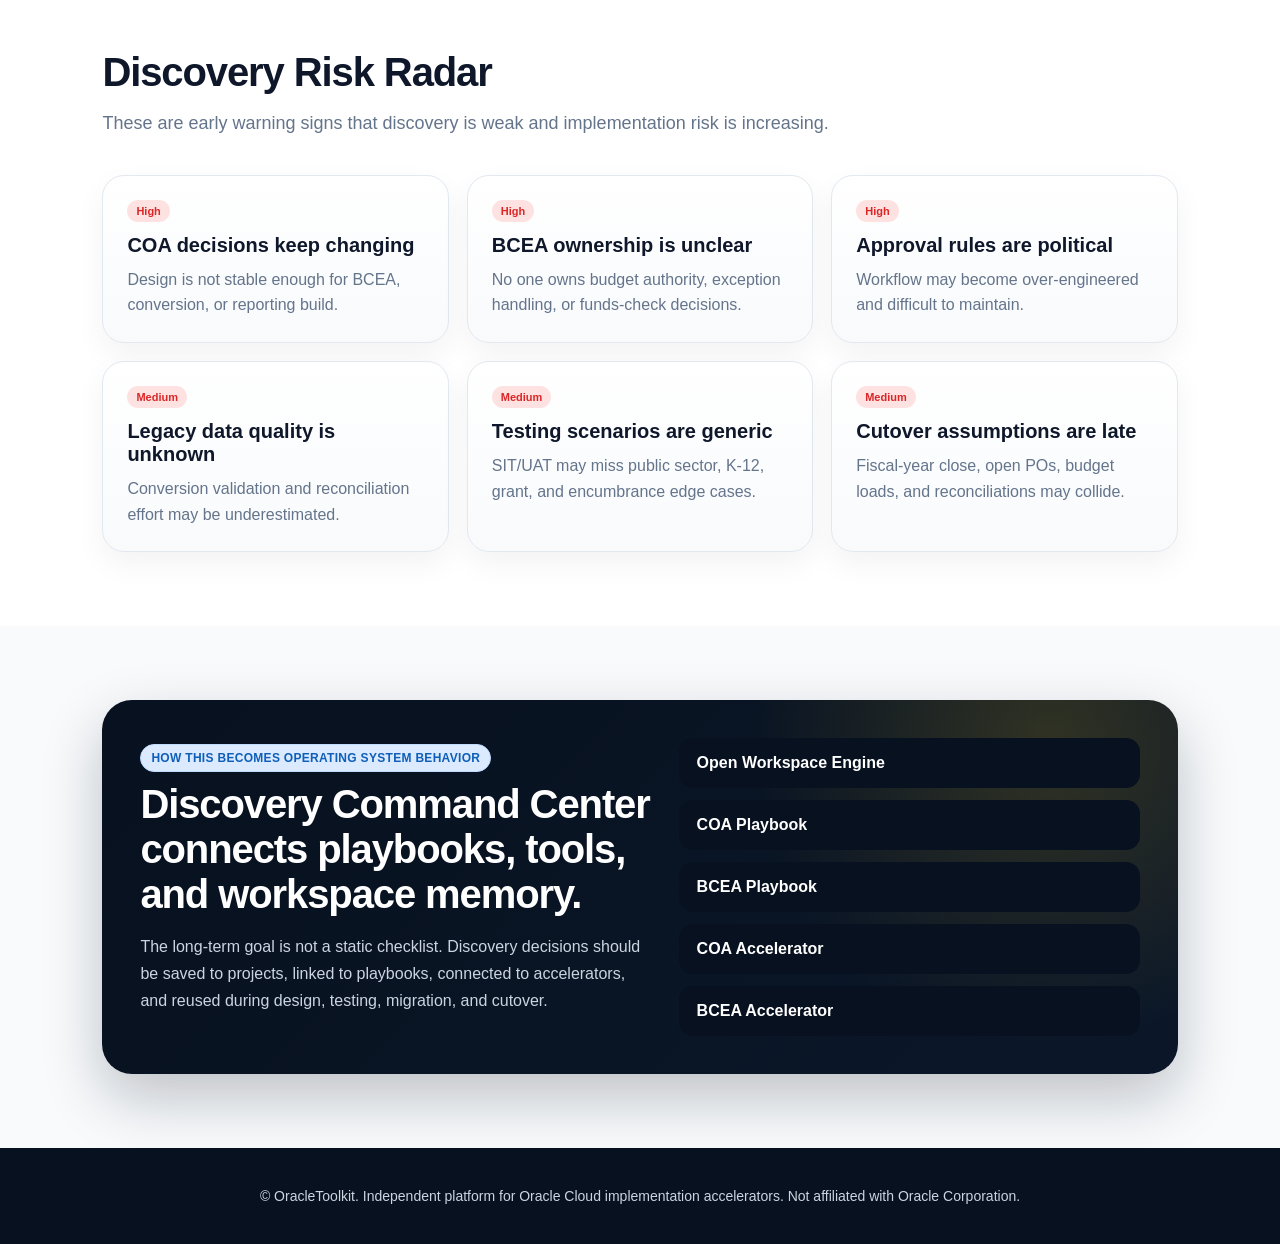
<file: discovery-command-center.html>
<!DOCTYPE html>
<html lang="en">
<head>
  <meta charset="UTF-8" />
  <meta name="viewport" content="width=device-width, initial-scale=1.0" />
  <title>Discovery Command Center | OracleToolkit</title>
  <link rel="stylesheet" href="styles.css" />
</head>
<body>
  <nav class="nav">
    <a class="logo" href="index.html">Oracle<span>Toolkit</span></a>
    <div class="nav-links">
      <a href="index.html">Home</a>
      <a href="coa-playbook.html">COA Playbook</a>
      <a href="bcea-playbook.html">BCEA Playbook</a>
      <a class="nav-cta" href="https://docs.google.com/forms/d/e/1FAIpQLSdnP7gMTPaaToSrBuXrYFc5y6gb6JuLxql52jHEpTTbO3tSUQ/viewform?usp=publish-editor" target="_blank">Early Access</a>
    </div>
  </nav>

  
  <section class="section discovery-command-section" id="discovery-command-center">
    <div class="discovery-hero">
      <div>
        <span class="workspace-kicker">Priority 3 Build</span>
        <h2>Discovery Command Center</h2>
        <p>
          A structured Oracle Cloud discovery workspace for capturing client inputs, open decisions,
          implementation risks, module dependencies, required documents, and recommended accelerators before design begins.
        </p>
        <p>
          Discovery is where implementation intelligence is either created or lost. OracleToolkit turns discovery from scattered notes
          into an operating layer for COA, BCEA, approvals, testing, migration, and cutover readiness.
        </p>
        <div class="discovery-actions">
          <a class="cta" href="#discovery-workstreams" onclick="gtagSafe && gtagSafe('discovery_view_workstreams')">View Workstreams</a>
          <a class="secondary" href="index.html#workspace-engine">Open Workspace</a>
          <a class="secondary" href="https://docs.google.com/forms/d/e/1FAIpQLSdnP7gMTPaaToSrBuXrYFc5y6gb6JuLxql52jHEpTTbO3tSUQ/viewform?usp=publish-editor" target="_blank" onclick="gtagSafe && gtagSafe('discovery_feedback')">Suggest Discovery Topic</a>
        </div>
      </div>
      <div class="discovery-command-card">
        <strong>Discovery Principle</strong>
        <span>Do not start design before discovery decisions are controlled.</span>
        <p>Bad discovery creates downstream rework in COA, BCEA, approvals, conversion, SIT, UAT, and go-live readiness.</p>
      </div>
    </div>

    <div class="discovery-score-strip">
      <div><strong>Discovery Output</strong><span>Inputs, decisions, risks, ownership, dependencies, and evidence requirements.</span></div>
      <div><strong>Platform Purpose</strong><span>Convert discovery into reusable implementation intelligence instead of scattered meeting notes.</span></div>
      <div><strong>Next Action</strong><span>Save project context in Workspace Engine and link decisions to playbooks and accelerators.</span></div>
    </div>

    <div class="discovery-workstreams" id="discovery-workstreams">
      <div class="discovery-workstream-card coa">
        <em>01</em><h3>COA Discovery</h3>
        <p>Capture legacy COA structure, reporting needs, segment ownership, fund logic, natural account governance, and mapping readiness.</p>
        <ul><li>Legacy COA files</li><li>Reporting requirements</li><li>Segment design assumptions</li><li>Crosswalk ownership</li></ul>
        <a href="index.html#coa-playbook">Open COA Playbook</a>
      </div>
      <div class="discovery-workstream-card bcea">
        <em>02</em><h3>BCEA Discovery</h3>
        <p>Understand budget governance, control levels, encumbrance policy, funds-check scope, grants, POETA, and public sector constraints.</p>
        <ul><li>Budget structure</li><li>Control authority</li><li>Encumbrance lifecycle</li><li>Funds-check exclusions</li></ul>
        <a href="index.html#bcea-playbook">Open BCEA Playbook</a>
      </div>
      <div class="discovery-workstream-card approvals">
        <em>03</em><h3>Approval Discovery</h3>
        <p>Capture approval ownership, routing rules, thresholds, position/job dependencies, exception handling, and audit expectations.</p>
        <ul><li>Journal approvals</li><li>AP invoice approvals</li><li>Escalation logic</li><li>Delegation rules</li></ul>
        <a href="https://jounralapprovals-eejttydzbfzelpu5d5azvx.streamlit.app/" target="_blank">Open Journal Accelerator</a>
      </div>
      <div class="discovery-workstream-card migration">
        <em>04</em><h3>Migration Discovery</h3>
        <p>Identify conversion objects, legacy data quality, reconciliation ownership, cutover dependencies, and validation evidence needs.</p>
        <ul><li>Opening balances</li><li>Open POs</li><li>Supplier/customer data</li><li>Historical reporting</li></ul>
        <a href="index.html#workspace-engine">Save Migration Notes</a>
      </div>
      <div class="discovery-workstream-card testing">
        <em>05</em><h3>Testing Discovery</h3>
        <p>Define SIT/UAT scenarios, edge cases, success criteria, evidence requirements, and business-signoff responsibilities.</p>
        <ul><li>Funds check testing</li><li>Approval routing</li><li>Conversion validation</li><li>Reporting tests</li></ul>
        <a href="index.html#playbooks-next">Plan Playbook</a>
      </div>
      <div class="discovery-workstream-card cutover">
        <em>06</em><h3>Cutover Discovery</h3>
        <p>Capture go-live windows, freeze periods, legacy overlap, reconciliation plan, hypercare ownership, and escalation matrix.</p>
        <ul><li>Cutover calendar</li><li>Fiscal period strategy</li><li>Validation checkpoints</li><li>War-room ownership</li></ul>
        <a href="index.html#early-access-form">Request Cutover Toolkit</a>
      </div>
    </div>
  </section>

  <section class="section discovery-decision-capture" id="discovery-decisions">
    <h2>Discovery Decision Capture Framework</h2>
    <p class="section-subtitle">
      Every discovery item should produce either a decision, an open question, a dependency, a risk, or a required evidence item.
    </p>
    <div class="decision-capture-grid">
      <div><strong>Decision</strong><span>What was decided, who approved it, and why it matters.</span></div>
      <div><strong>Open Question</strong><span>What is unresolved and who owns closure before design/build.</span></div>
      <div><strong>Dependency</strong><span>Which module, configuration, file, integration, or stakeholder is impacted.</span></div>
      <div><strong>Risk</strong><span>What can fail later if the discovery item is ignored or delayed.</span></div>
      <div><strong>Evidence</strong><span>What document, test, signoff, or output will prove readiness.</span></div>
      <div><strong>Accelerator</strong><span>Which OracleToolkit accelerator or playbook should be used next.</span></div>
    </div>
  </section>

  <section class="section discovery-inputs-section" id="discovery-inputs">
    <div class="discovery-input-card">
      <div>
        <span class="workspace-kicker">Required Client Inputs</span>
        <h2>Discovery should not depend on memory.</h2>
        <p>
          OracleToolkit should guide teams to request the right inputs early, track missing items,
          and avoid design decisions based on incomplete client information.
        </p>
      </div>
      <div class="input-checklist-grid">
        <div><strong>COA</strong><span>Legacy COA, segment descriptions, values, hierarchies, reporting examples.</span></div>
        <div><strong>BCEA</strong><span>Budget reports, control policies, encumbrance rules, fund hierarchy, grants.</span></div>
        <div><strong>Approvals</strong><span>Approval matrix, thresholds, roles, delegation, escalation requirements.</span></div>
        <div><strong>Migration</strong><span>Open balances, open transactions, open POs, historical data requirements.</span></div>
        <div><strong>Testing</strong><span>Business scenarios, edge cases, signoff owners, expected evidence.</span></div>
        <div><strong>Cutover</strong><span>Freeze windows, fiscal calendar, reconciliation ownership, hypercare process.</span></div>
      </div>
    </div>
  </section>

  <section class="section discovery-risk-section" id="discovery-risk-radar">
    <h2>Discovery Risk Radar</h2>
    <p class="section-subtitle">
      These are early warning signs that discovery is weak and implementation risk is increasing.
    </p>
    <div class="risk-radar-grid">
      <div><em>High</em><strong>COA decisions keep changing</strong><span>Design is not stable enough for BCEA, conversion, or reporting build.</span></div>
      <div><em>High</em><strong>BCEA ownership is unclear</strong><span>No one owns budget authority, exception handling, or funds-check decisions.</span></div>
      <div><em>High</em><strong>Approval rules are political</strong><span>Workflow may become over-engineered and difficult to maintain.</span></div>
      <div><em>Medium</em><strong>Legacy data quality is unknown</strong><span>Conversion validation and reconciliation effort may be underestimated.</span></div>
      <div><em>Medium</em><strong>Testing scenarios are generic</strong><span>SIT/UAT may miss public sector, K-12, grant, and encumbrance edge cases.</span></div>
      <div><em>Medium</em><strong>Cutover assumptions are late</strong><span>Fiscal-year close, open POs, budget loads, and reconciliations may collide.</span></div>
    </div>
  </section>

  <section class="section discovery-command-link-section">
    <div class="discovery-link-card">
      <div>
        <span class="workspace-kicker">How this becomes operating system behavior</span>
        <h2>Discovery Command Center connects playbooks, tools, and workspace memory.</h2>
        <p>
          The long-term goal is not a static checklist. Discovery decisions should be saved to projects,
          linked to playbooks, connected to accelerators, and reused during design, testing, migration, and cutover.
        </p>
      </div>
      <div class="connected-tools-grid">
        <a href="index.html#workspace-engine">Open Workspace Engine</a>
        <a href="index.html#coa-playbook">COA Playbook</a>
        <a href="index.html#bcea-playbook">BCEA Playbook</a>
        <a href="https://coaacceleratormvp-immxr6kprgxex4wkhomcby.streamlit.app/" target="_blank">COA Accelerator</a>
        <a href="https://budgetarycontrol-architectv3-yt4uifrftfksbjezcycgak.streamlit.app/" target="_blank">BCEA Accelerator</a>
      </div>
    </div>
  </section>


  <footer class="footer">
    © OracleToolkit. Independent platform for Oracle Cloud implementation accelerators. Not affiliated with Oracle Corporation.
  </footer>
</body>
</html>
</file>
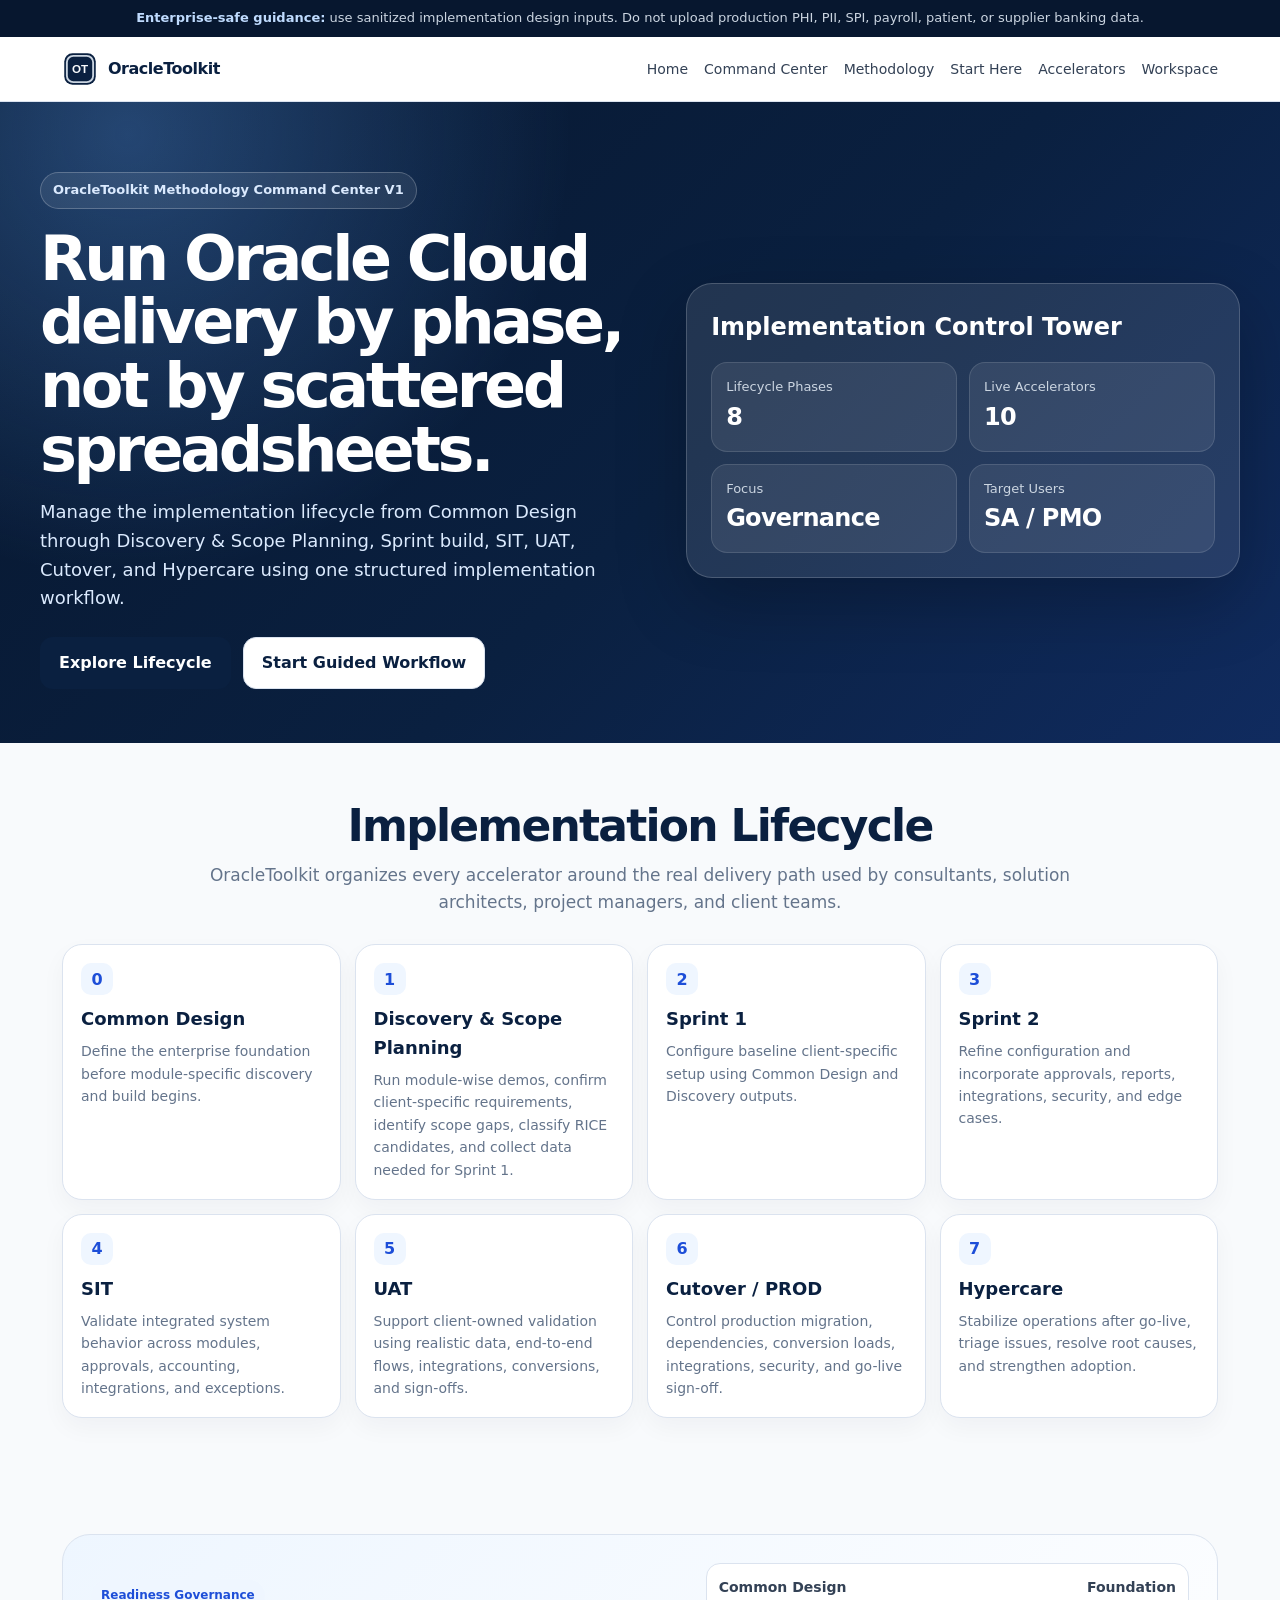
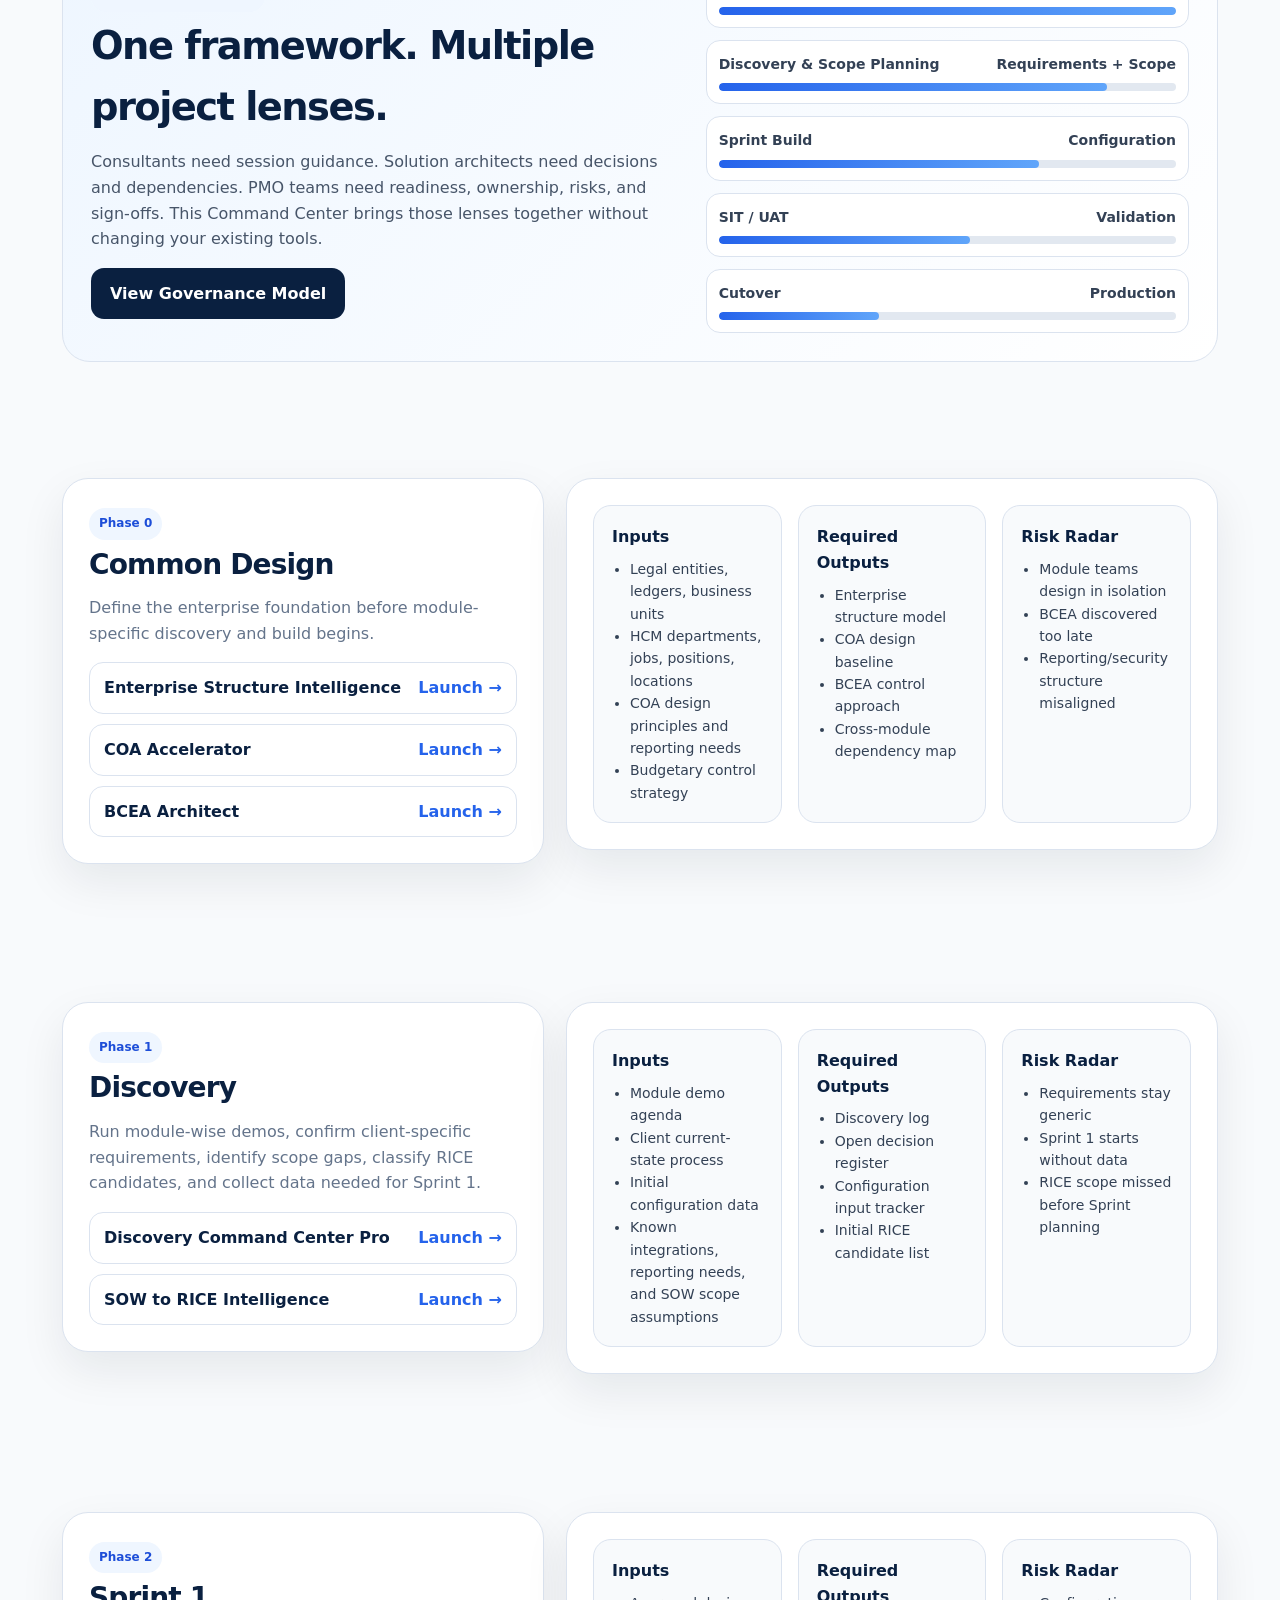
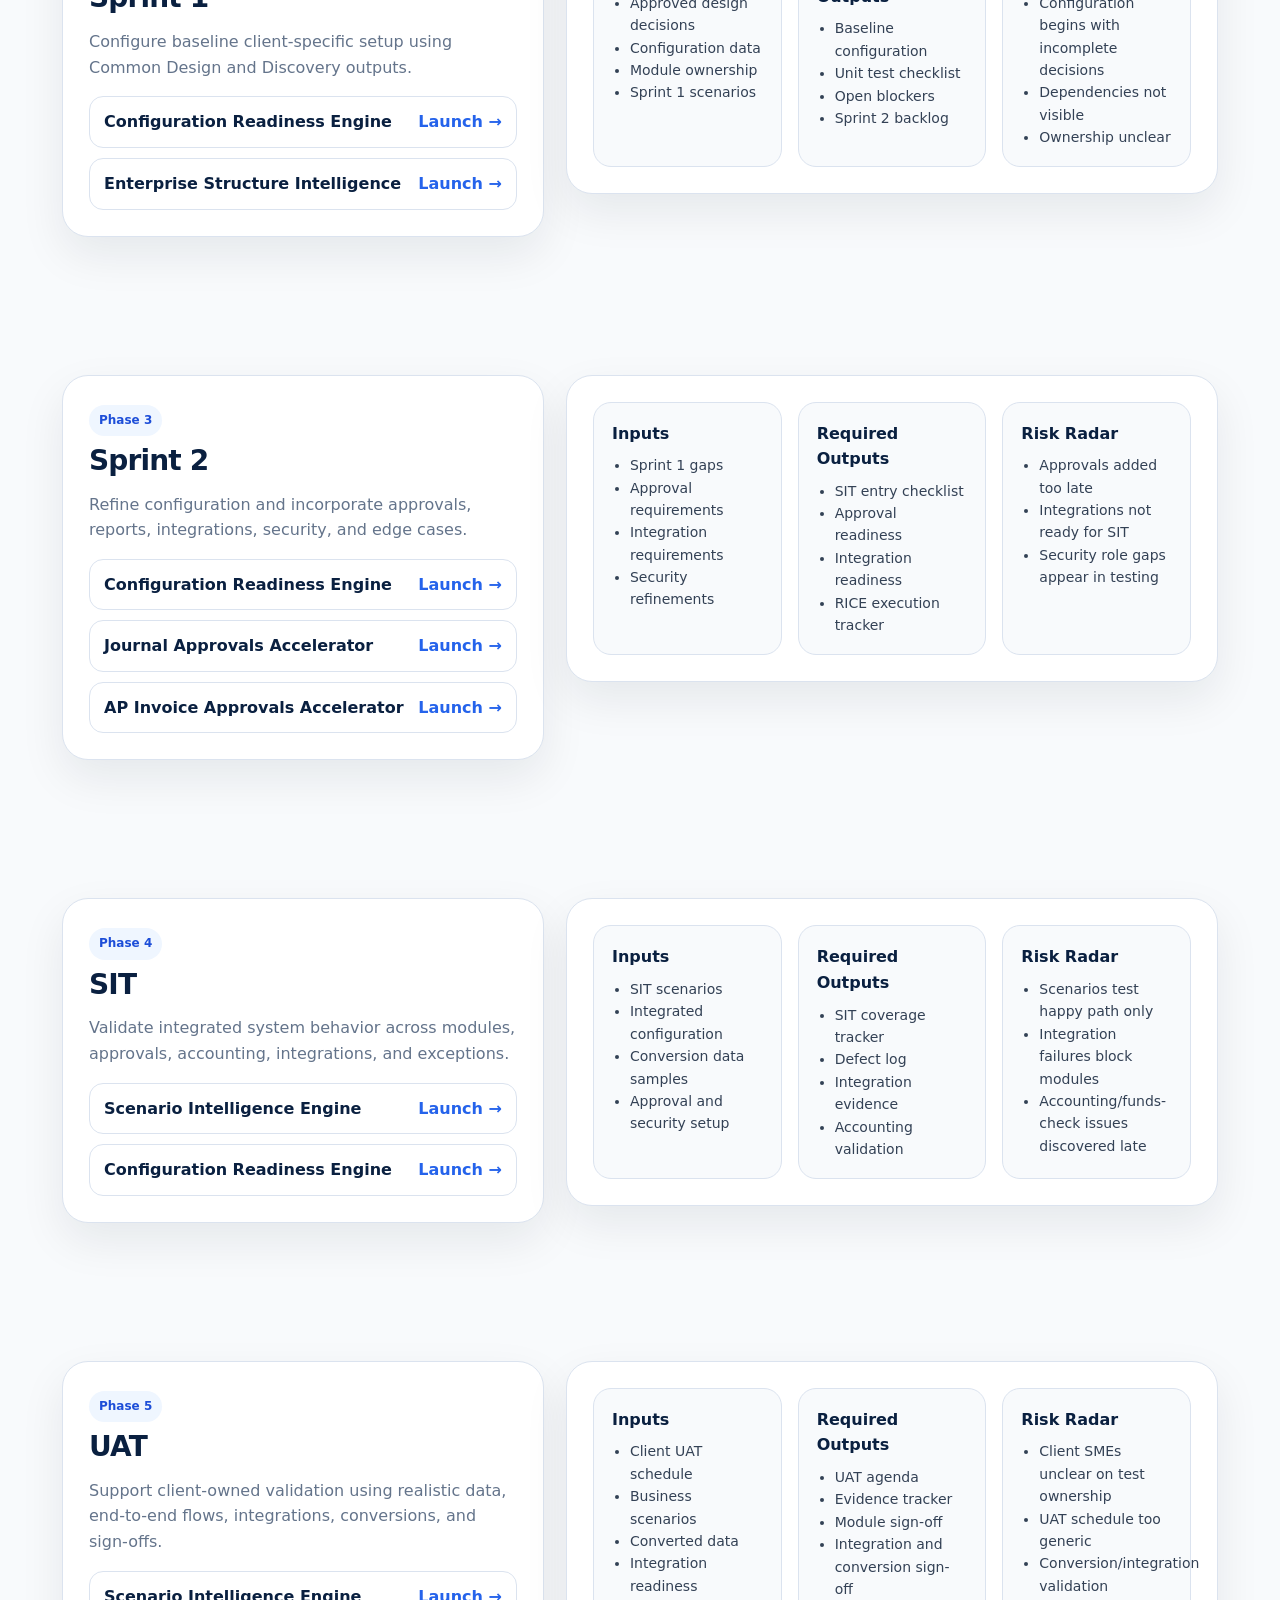
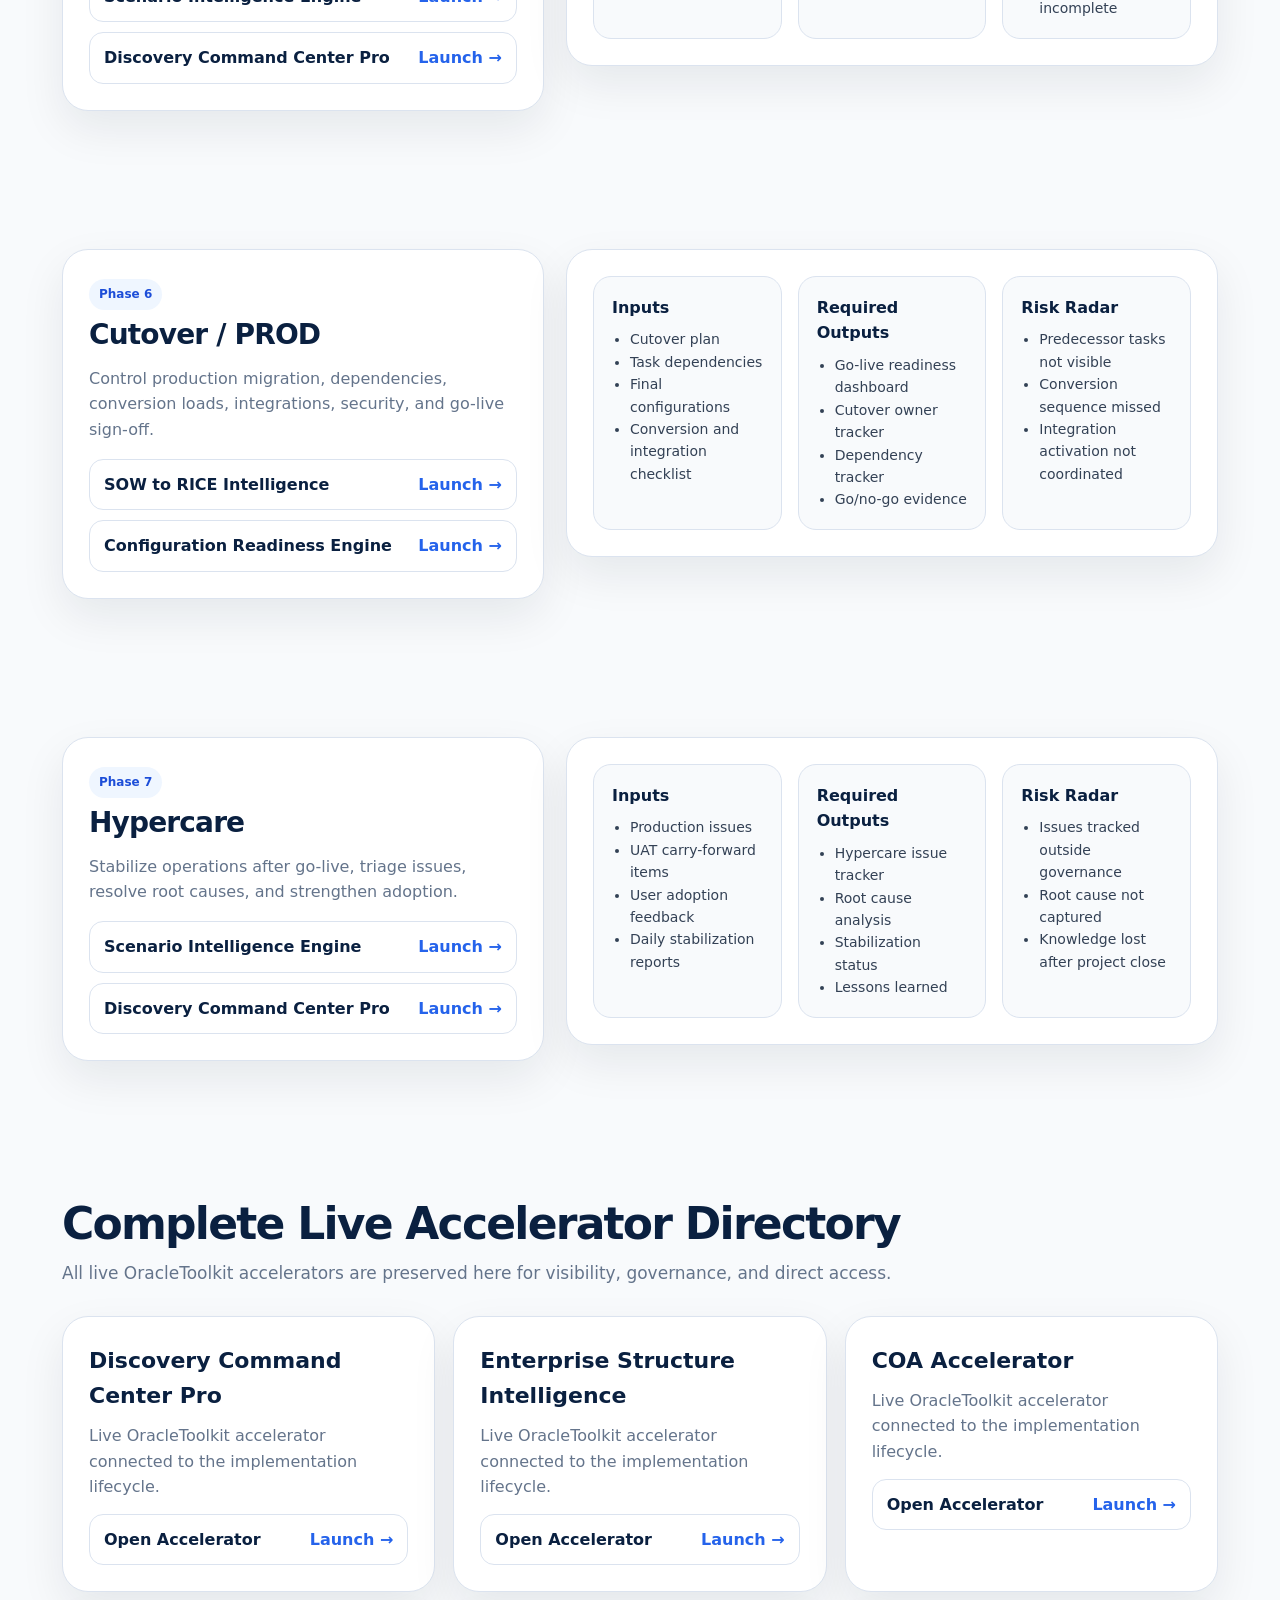
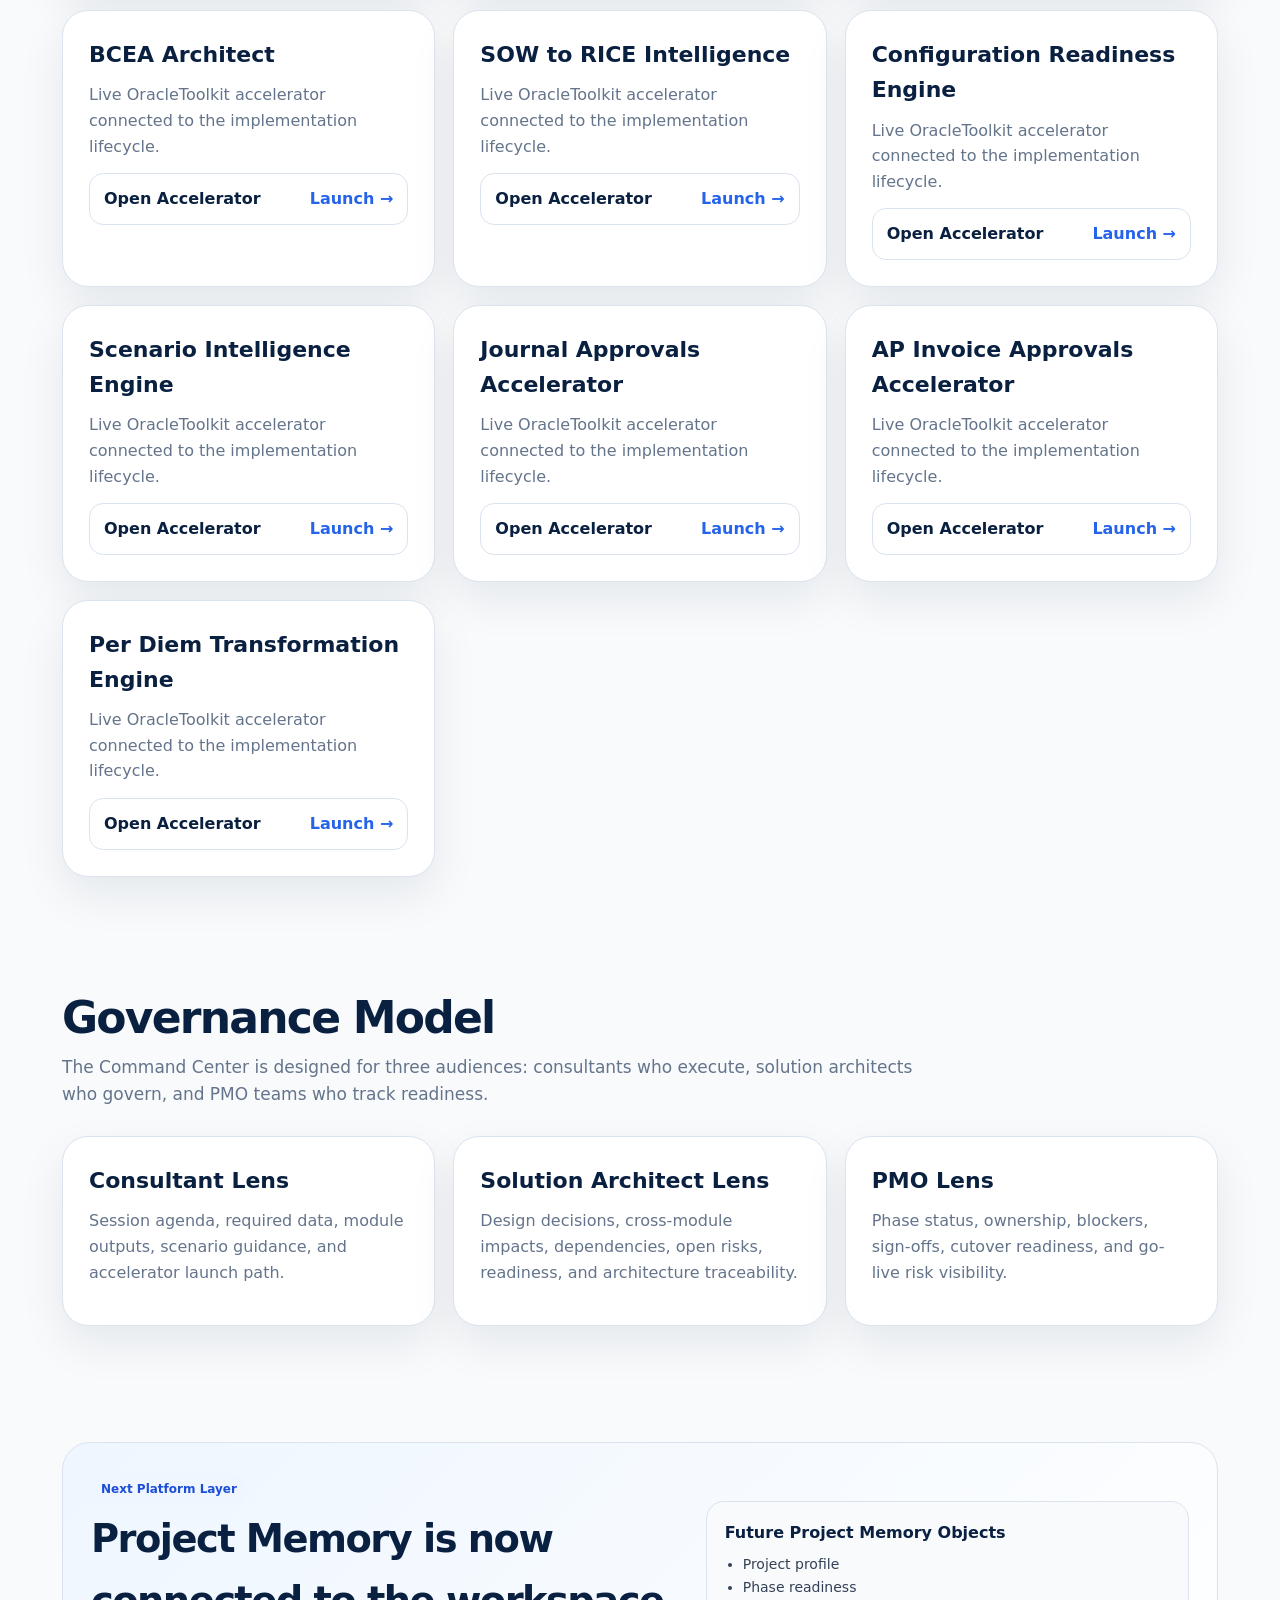
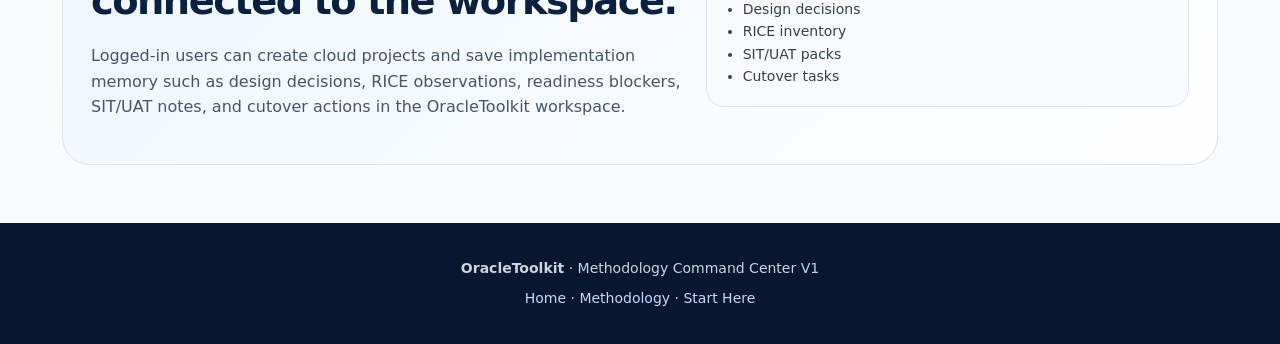
<file: methodology-command-center.html>
<!DOCTYPE html>
<html lang="en">
<head>
  <meta charset="UTF-8" />
  <meta name="viewport" content="width=device-width, initial-scale=1.0" />
  <title>OracleToolkit Methodology Command Center | Oracle Cloud Implementation Lifecycle</title>
  <meta name="description" content="OracleToolkit Methodology Command Center guides Oracle Cloud implementations from Common Design through Discovery &amp; Scope Planning, Sprint 1, Sprint 2, SIT, UAT, Cutover, and Hypercare." />
  <meta name="robots" content="index, follow" />
  <link rel="canonical" href="https://oracletoolkit.com/methodology-command-center.html" />
  <link rel="icon" href="/favicon.ico" sizes="any">
  <link rel="icon" type="image/png" sizes="32x32" href="/favicon-32x32.png">
  <link rel="icon" type="image/png" sizes="16x16" href="/favicon-16x16.png">
  <link rel="apple-touch-icon" href="/apple-touch-icon.png">
  <meta name="theme-color" content="#0A2040">
  <script type="application/ld+json">
  {
    "@context": "https://schema.org",
    "@type": "TechArticle",
    "headline": "OracleToolkit Methodology Command Center",
    "description": "Oracle Cloud implementation lifecycle command center for common design, discovery, sprint build, testing, UAT, cutover, and hypercare governance.",
    "author": {"@type": "Organization", "name": "OracleToolkit"},
    "publisher": {"@type": "Organization", "name": "OracleToolkit", "logo": {"@type": "ImageObject", "url": "https://oracletoolkit.com/logo.png"}},
    "url": "https://oracletoolkit.com/methodology-command-center.html"
  }
  </script>
  <style>
    :root{--navy:#0A2040;--deep:#07172F;--blue:#2563eb;--sky:#60a5fa;--ink:#0f172a;--muted:#64748b;--line:#dbe3ef;--bg:#f8fafc;--card:#ffffff;--soft:#eef6ff;--shadow:0 18px 45px rgba(15,23,42,.08)}
    *{box-sizing:border-box}html{scroll-behavior:smooth}body{margin:0;font-family:Inter,ui-sans-serif,system-ui,-apple-system,BlinkMacSystemFont,"Segoe UI",sans-serif;background:var(--bg);color:var(--ink);line-height:1.6}a{color:inherit;text-decoration:none}
    .safe-strip{background:#07172F;color:#cbd5e1;font-size:13px;padding:8px 20px;text-align:center}.safe-strip strong{color:#bfdbfe}
    .nav{position:sticky;top:0;z-index:40;background:rgba(255,255,255,.94);backdrop-filter:blur(14px);border-bottom:1px solid var(--line)}.nav-inner{max-width:1200px;margin:0 auto;padding:14px 22px;display:flex;align-items:center;justify-content:space-between;gap:18px}.brand{display:flex;align-items:center;gap:10px;font-weight:900;color:var(--navy);letter-spacing:-.03em}.brand svg{width:36px;height:36px;display:block}.nav-links{display:flex;align-items:center;gap:16px;flex-wrap:wrap;color:#334155;font-size:14px}.nav-links a:hover{color:var(--blue)}
    .btn{display:inline-flex;align-items:center;justify-content:center;border-radius:13px;font-weight:900;border:1px solid transparent;padding:12px 18px;cursor:pointer}.btn-primary{background:#0A2040;color:white}.btn-secondary{background:white;color:#0A2040;border-color:var(--line)}
    .hero{background:radial-gradient(circle at 10% 5%,rgba(96,165,250,.32),transparent 34%),linear-gradient(135deg,#07172F,#0A2040 55%,#102b5f);color:white;padding:70px 22px 54px}.hero-inner{max-width:1200px;margin:0 auto;display:grid;grid-template-columns:1.05fr .95fr;gap:34px;align-items:center}.eyebrow{display:inline-flex;padding:7px 12px;border:1px solid rgba(255,255,255,.22);border-radius:999px;background:rgba(255,255,255,.08);color:#dbeafe;font-size:13px;font-weight:900;margin-bottom:18px}h1{margin:0 0 16px;font-size:clamp(36px,5vw,62px);line-height:1.03;letter-spacing:-.055em}.hero p{color:#dbeafe;font-size:18px;max-width:760px;margin:0 0 24px}.hero-panel{background:rgba(255,255,255,.1);border:1px solid rgba(255,255,255,.18);border-radius:26px;padding:24px;box-shadow:0 24px 70px rgba(0,0,0,.24)}.score-grid{display:grid;grid-template-columns:repeat(2,minmax(0,1fr));gap:12px}.score{background:rgba(255,255,255,.08);border:1px solid rgba(255,255,255,.12);border-radius:16px;padding:14px}.score span{display:block;color:#cbd5e1;font-size:13px}.score strong{display:block;color:white;font-size:24px;letter-spacing:-.03em}
    .section{max-width:1200px;margin:0 auto;padding:58px 22px}.section-title{max-width:880px;margin-bottom:28px}.section-title.center{text-align:center;margin-left:auto;margin-right:auto}.section-title h2{margin:0 0 12px;color:var(--navy);font-size:clamp(28px,3.5vw,44px);line-height:1.12;letter-spacing:-.04em}.section-title p{margin:0;color:var(--muted);font-size:17px}
    .phase-map{display:grid;grid-template-columns:repeat(4,minmax(0,1fr));gap:14px}.phase-pill{background:white;border:1px solid var(--line);border-radius:20px;padding:18px;box-shadow:0 10px 24px rgba(15,23,42,.04);transition:.2s ease}.phase-pill:hover{transform:translateY(-2px);border-color:#bfdbfe;box-shadow:0 16px 34px rgba(37,99,235,.10)}.phase-pill .num{width:32px;height:32px;display:grid;place-items:center;border-radius:10px;background:#eff6ff;color:#1d4ed8;font-weight:900;margin-bottom:10px}.phase-pill h3{margin:0 0 6px;color:var(--navy);font-size:18px}.phase-pill p{margin:0;color:#64748b;font-size:14px}
    .phase-detail{display:grid;grid-template-columns:.85fr 1.15fr;gap:22px;align-items:start;margin-bottom:22px}.phase-card,.phase-content,.gov,.directory-card{background:white;border:1px solid var(--line);border-radius:26px;padding:26px;box-shadow:var(--shadow)}.phase-card h3{margin:0 0 8px;color:var(--navy);font-size:28px;letter-spacing:-.03em}.phase-card p{color:#64748b;margin:0 0 16px}.tag{display:inline-flex;padding:6px 10px;border-radius:999px;background:#eff6ff;color:#1d4ed8;font-size:12px;font-weight:900;margin:3px 4px 3px 0}.content-grid{display:grid;grid-template-columns:repeat(3,minmax(0,1fr));gap:16px}.mini{background:#f8fafc;border:1px solid var(--line);border-radius:18px;padding:18px}.mini h4{margin:0 0 8px;color:var(--navy)}.mini ul{margin:0;padding-left:18px;color:#334155;font-size:14px}.tool-list{display:grid;gap:10px}.tool-link{display:flex;align-items:center;justify-content:space-between;gap:12px;background:white;border:1px solid var(--line);border-radius:14px;padding:12px 14px;font-weight:900;color:var(--navy)}.tool-link span{color:#2563eb;white-space:nowrap}
    .readiness{background:linear-gradient(135deg,#eef6ff,#ffffff);border:1px solid var(--line);border-radius:28px;padding:28px;display:grid;grid-template-columns:1.1fr .9fr;gap:24px;align-items:center}.readiness h2{margin:0 0 12px;color:var(--navy);font-size:clamp(28px,3vw,42px);letter-spacing:-.04em}.readiness p{color:#475569;margin:0 0 16px}.bars{display:grid;gap:12px}.bar{background:white;border:1px solid var(--line);border-radius:14px;padding:12px}.bar-top{display:flex;justify-content:space-between;gap:12px;color:#334155;font-weight:900;margin-bottom:8px;font-size:14px}.bar-fill{height:8px;border-radius:999px;background:#e2e8f0;overflow:hidden}.bar-fill span{display:block;height:100%;background:linear-gradient(90deg,#2563eb,#60a5fa);border-radius:999px}
    .governance-grid,.directory-grid{display:grid;grid-template-columns:repeat(3,minmax(0,1fr));gap:18px}.gov h3,.directory-card h3{margin:0 0 10px;color:var(--navy);font-size:22px}.gov p,.directory-card p{margin:0 0 14px;color:#64748b}.footer{background:#07172F;color:#cbd5e1;padding:34px 22px;text-align:center;font-size:14px}.footer a{color:#bfdbfe}
    @media(max-width:980px){.hero-inner,.phase-detail,.readiness{grid-template-columns:1fr}.phase-map,.content-grid,.governance-grid,.directory-grid{grid-template-columns:1fr}.nav-inner{align-items:flex-start;flex-direction:column}}
  </style>
</head>
<body id="top">
  <div class="safe-strip"><strong>Enterprise-safe guidance:</strong> use sanitized implementation design inputs. Do not upload production PHI, PII, SPI, payroll, patient, or supplier banking data.</div>
  <nav class="nav"><div class="nav-inner"><a class="brand" href="/"><svg viewBox="0 0 96 96" aria-hidden="true">
  <rect x="6" y="6" width="84" height="84" rx="22" fill="#0A2040"></rect>
  <rect x="13" y="13" width="70" height="70" rx="17" fill="none" stroke="#CBD5E1" stroke-width="5"></rect>
  <text x="48" y="58" text-anchor="middle" font-family="Arial, Helvetica, sans-serif" font-size="31" font-weight="800" fill="#F8FAFC">OT</text>
</svg><span>OracleToolkit</span></a><div class="nav-links"><a href="/">Home</a><a href="/methodology-command-center.html">Command Center</a><a href="/oracletoolkit-methodology.html">Methodology</a><a href="/#start-here">Start Here</a><a href="/#accelerators">Accelerators</a><a href="/#workspace">Workspace</a></div></div></nav>

  <section class="hero"><div class="hero-inner"><div><span class="eyebrow">OracleToolkit Methodology Command Center V1</span><h1>Run Oracle Cloud delivery by phase, not by scattered spreadsheets.</h1><p>Manage the implementation lifecycle from Common Design through Discovery &amp; Scope Planning, Sprint build, SIT, UAT, Cutover, and Hypercare using one structured implementation workflow.</p><div style="display:flex;gap:12px;flex-wrap:wrap;"><a class="btn btn-primary" href="#phase-lifecycle">Explore Lifecycle</a><a class="btn btn-secondary" href="/#start-here">Start Guided Workflow</a></div></div><div class="hero-panel"><h3 style="margin:0 0 16px;color:white;font-size:24px;">Implementation Control Tower</h3><div class="score-grid"><div class="score"><span>Lifecycle Phases</span><strong>8</strong></div><div class="score"><span>Live Accelerators</span><strong>10</strong></div><div class="score"><span>Focus</span><strong>Governance</strong></div><div class="score"><span>Target Users</span><strong>SA / PMO</strong></div></div></div></div></section>

  <section class="section" id="phase-lifecycle"><div class="section-title center"><h2>Implementation Lifecycle</h2><p>OracleToolkit organizes every accelerator around the real delivery path used by consultants, solution architects, project managers, and client teams.</p></div><div class="phase-map">
<a class="phase-pill" href="#common-design"><div class="num">0</div><h3>Common Design</h3><p>Define the enterprise foundation before module-specific discovery and build begins.</p></a>
<a class="phase-pill" href="#discovery"><div class="num">1</div><h3>Discovery &amp; Scope Planning</h3><p>Run module-wise demos, confirm client-specific requirements, identify scope gaps, classify RICE candidates, and collect data needed for Sprint 1.</p></a>
<a class="phase-pill" href="#sprint1"><div class="num">2</div><h3>Sprint 1</h3><p>Configure baseline client-specific setup using Common Design and Discovery outputs.</p></a>
<a class="phase-pill" href="#sprint2"><div class="num">3</div><h3>Sprint 2</h3><p>Refine configuration and incorporate approvals, reports, integrations, security, and edge cases.</p></a>
<a class="phase-pill" href="#sit"><div class="num">4</div><h3>SIT</h3><p>Validate integrated system behavior across modules, approvals, accounting, integrations, and exceptions.</p></a>
<a class="phase-pill" href="#uat"><div class="num">5</div><h3>UAT</h3><p>Support client-owned validation using realistic data, end-to-end flows, integrations, conversions, and sign-offs.</p></a>
<a class="phase-pill" href="#cutover"><div class="num">6</div><h3>Cutover / PROD</h3><p>Control production migration, dependencies, conversion loads, integrations, security, and go-live sign-off.</p></a>
<a class="phase-pill" href="#hypercare"><div class="num">7</div><h3>Hypercare</h3><p>Stabilize operations after go-live, triage issues, resolve root causes, and strengthen adoption.</p></a>
</div></section>

  <section class="section"><div class="readiness"><div><span class="tag">Readiness Governance</span><h2>One framework. Multiple project lenses.</h2><p>Consultants need session guidance. Solution architects need decisions and dependencies. PMO teams need readiness, ownership, risks, and sign-offs. This Command Center brings those lenses together without changing your existing tools.</p><a class="btn btn-primary" href="#governance">View Governance Model</a></div><div class="bars"><div class="bar"><div class="bar-top"><span>Common Design</span><span>Foundation</span></div><div class="bar-fill"><span style="width:100%"></span></div></div><div class="bar"><div class="bar-top"><span>Discovery &amp; Scope Planning</span><span>Requirements + Scope</span></div><div class="bar-fill"><span style="width:85%"></span></div></div><div class="bar"><div class="bar-top"><span>Sprint Build</span><span>Configuration</span></div><div class="bar-fill"><span style="width:70%"></span></div></div><div class="bar"><div class="bar-top"><span>SIT / UAT</span><span>Validation</span></div><div class="bar-fill"><span style="width:55%"></span></div></div><div class="bar"><div class="bar-top"><span>Cutover</span><span>Production</span></div><div class="bar-fill"><span style="width:35%"></span></div></div></div></div></section>

  <section class="section" id="common-design">
    <div class="phase-detail">
      <div class="phase-card">
        <span class="tag">Phase 0</span>
        <h3>Common Design</h3>
        <p>Define the enterprise foundation before module-specific discovery and build begins.</p>
        <div class="tool-list"><a class="tool-link" href="https://enterprise-structure-intelligence-fgps56livskgqsfixq7psw.streamlit.app/" target="_blank" rel="noopener">Enterprise Structure Intelligence<span>Launch →</span></a><a class="tool-link" href="https://coaacceleratormvp-immxr6kprgxex4wkhomcby.streamlit.app/" target="_blank" rel="noopener">COA Accelerator<span>Launch →</span></a><a class="tool-link" href="https://budgetarycontrol-architectv3-yt4uifrftfksbjezcycgak.streamlit.app/" target="_blank" rel="noopener">BCEA Architect<span>Launch →</span></a></div>
      </div>
      <div class="phase-content">
        <div class="content-grid">
          <div class="mini"><h4>Inputs</h4><ul><li>Legal entities, ledgers, business units</li><li>HCM departments, jobs, positions, locations</li><li>COA design principles and reporting needs</li><li>Budgetary control strategy</li></ul></div>
          <div class="mini"><h4>Required Outputs</h4><ul><li>Enterprise structure model</li><li>COA design baseline</li><li>BCEA control approach</li><li>Cross-module dependency map</li></ul></div>
          <div class="mini"><h4>Risk Radar</h4><ul><li>Module teams design in isolation</li><li>BCEA discovered too late</li><li>Reporting/security structure misaligned</li></ul></div>
        </div>
      </div>
    </div>
  </section>

  <section class="section" id="discovery">
    <div class="phase-detail">
      <div class="phase-card">
        <span class="tag">Phase 1</span>
        <h3>Discovery</h3>
        <p>Run module-wise demos, confirm client-specific requirements, identify scope gaps, classify RICE candidates, and collect data needed for Sprint 1.</p>
        <div class="tool-list"><a class="tool-link" href="https://discoverycommandcenterpro-fu9jxdqbb4qtc28jexi7ul.streamlit.app/" target="_blank" rel="noopener">Discovery Command Center Pro<span>Launch →</span></a><a class="tool-link" href="https://oracletoolkitsowintelligenceengine-fpwsz5tbecde2frxxcr9m9.streamlit.app/" target="_blank" rel="noopener">SOW to RICE Intelligence<span>Launch →</span></a></div>
      </div>
      <div class="phase-content">
        <div class="content-grid">
          <div class="mini"><h4>Inputs</h4><ul><li>Module demo agenda</li><li>Client current-state process</li><li>Initial configuration data</li><li>Known integrations, reporting needs, and SOW scope assumptions</li></ul></div>
          <div class="mini"><h4>Required Outputs</h4><ul><li>Discovery log</li><li>Open decision register</li><li>Configuration input tracker</li><li>Initial RICE candidate list</li></ul></div>
          <div class="mini"><h4>Risk Radar</h4><ul><li>Requirements stay generic</li><li>Sprint 1 starts without data</li><li>RICE scope missed before Sprint planning</li></ul></div>
        </div>
      </div>
    </div>
  </section>

  <section class="section" id="sprint1">
    <div class="phase-detail">
      <div class="phase-card">
        <span class="tag">Phase 2</span>
        <h3>Sprint 1</h3>
        <p>Configure baseline client-specific setup using Common Design and Discovery outputs.</p>
        <div class="tool-list"><a class="tool-link" href="https://configurationreadinessengine-witvv25ai2u2hb3lvw9qgt.streamlit.app/" target="_blank" rel="noopener">Configuration Readiness Engine<span>Launch →</span></a><a class="tool-link" href="https://enterprise-structure-intelligence-fgps56livskgqsfixq7psw.streamlit.app/" target="_blank" rel="noopener">Enterprise Structure Intelligence<span>Launch →</span></a></div>
      </div>
      <div class="phase-content">
        <div class="content-grid">
          <div class="mini"><h4>Inputs</h4><ul><li>Approved design decisions</li><li>Configuration data</li><li>Module ownership</li><li>Sprint 1 scenarios</li></ul></div>
          <div class="mini"><h4>Required Outputs</h4><ul><li>Baseline configuration</li><li>Unit test checklist</li><li>Open blockers</li><li>Sprint 2 backlog</li></ul></div>
          <div class="mini"><h4>Risk Radar</h4><ul><li>Configuration begins with incomplete decisions</li><li>Dependencies not visible</li><li>Ownership unclear</li></ul></div>
        </div>
      </div>
    </div>
  </section>

  <section class="section" id="sprint2">
    <div class="phase-detail">
      <div class="phase-card">
        <span class="tag">Phase 3</span>
        <h3>Sprint 2</h3>
        <p>Refine configuration and incorporate approvals, reports, integrations, security, and edge cases.</p>
        <div class="tool-list"><a class="tool-link" href="https://configurationreadinessengine-witvv25ai2u2hb3lvw9qgt.streamlit.app/" target="_blank" rel="noopener">Configuration Readiness Engine<span>Launch →</span></a><a class="tool-link" href="https://jounralapprovals-eejttydzbfzelpu5d5azvx.streamlit.app/" target="_blank" rel="noopener">Journal Approvals Accelerator<span>Launch →</span></a><a class="tool-link" href="https://apinvoiceapprovals-prvs4kmw9bmfjnc5qm3rdw.streamlit.app/" target="_blank" rel="noopener">AP Invoice Approvals Accelerator<span>Launch →</span></a></div>
      </div>
      <div class="phase-content">
        <div class="content-grid">
          <div class="mini"><h4>Inputs</h4><ul><li>Sprint 1 gaps</li><li>Approval requirements</li><li>Integration requirements</li><li>Security refinements</li></ul></div>
          <div class="mini"><h4>Required Outputs</h4><ul><li>SIT entry checklist</li><li>Approval readiness</li><li>Integration readiness</li><li>RICE execution tracker</li></ul></div>
          <div class="mini"><h4>Risk Radar</h4><ul><li>Approvals added too late</li><li>Integrations not ready for SIT</li><li>Security role gaps appear in testing</li></ul></div>
        </div>
      </div>
    </div>
  </section>

  <section class="section" id="sit">
    <div class="phase-detail">
      <div class="phase-card">
        <span class="tag">Phase 4</span>
        <h3>SIT</h3>
        <p>Validate integrated system behavior across modules, approvals, accounting, integrations, and exceptions.</p>
        <div class="tool-list"><a class="tool-link" href="https://scenariointelligenceengine-fpjfpn7dhpfe36dtylrbc3.streamlit.app/" target="_blank" rel="noopener">Scenario Intelligence Engine<span>Launch →</span></a><a class="tool-link" href="https://configurationreadinessengine-witvv25ai2u2hb3lvw9qgt.streamlit.app/" target="_blank" rel="noopener">Configuration Readiness Engine<span>Launch →</span></a></div>
      </div>
      <div class="phase-content">
        <div class="content-grid">
          <div class="mini"><h4>Inputs</h4><ul><li>SIT scenarios</li><li>Integrated configuration</li><li>Conversion data samples</li><li>Approval and security setup</li></ul></div>
          <div class="mini"><h4>Required Outputs</h4><ul><li>SIT coverage tracker</li><li>Defect log</li><li>Integration evidence</li><li>Accounting validation</li></ul></div>
          <div class="mini"><h4>Risk Radar</h4><ul><li>Scenarios test happy path only</li><li>Integration failures block modules</li><li>Accounting/funds-check issues discovered late</li></ul></div>
        </div>
      </div>
    </div>
  </section>

  <section class="section" id="uat">
    <div class="phase-detail">
      <div class="phase-card">
        <span class="tag">Phase 5</span>
        <h3>UAT</h3>
        <p>Support client-owned validation using realistic data, end-to-end flows, integrations, conversions, and sign-offs.</p>
        <div class="tool-list"><a class="tool-link" href="https://scenariointelligenceengine-fpjfpn7dhpfe36dtylrbc3.streamlit.app/" target="_blank" rel="noopener">Scenario Intelligence Engine<span>Launch →</span></a><a class="tool-link" href="https://discoverycommandcenterpro-fu9jxdqbb4qtc28jexi7ul.streamlit.app/" target="_blank" rel="noopener">Discovery Command Center Pro<span>Launch →</span></a></div>
      </div>
      <div class="phase-content">
        <div class="content-grid">
          <div class="mini"><h4>Inputs</h4><ul><li>Client UAT schedule</li><li>Business scenarios</li><li>Converted data</li><li>Integration readiness</li></ul></div>
          <div class="mini"><h4>Required Outputs</h4><ul><li>UAT agenda</li><li>Evidence tracker</li><li>Module sign-off</li><li>Integration and conversion sign-off</li></ul></div>
          <div class="mini"><h4>Risk Radar</h4><ul><li>Client SMEs unclear on test ownership</li><li>UAT schedule too generic</li><li>Conversion/integration validation incomplete</li></ul></div>
        </div>
      </div>
    </div>
  </section>

  <section class="section" id="cutover">
    <div class="phase-detail">
      <div class="phase-card">
        <span class="tag">Phase 6</span>
        <h3>Cutover / PROD</h3>
        <p>Control production migration, dependencies, conversion loads, integrations, security, and go-live sign-off.</p>
        <div class="tool-list"><a class="tool-link" href="https://oracletoolkitsowintelligenceengine-fpwsz5tbecde2frxxcr9m9.streamlit.app/" target="_blank" rel="noopener">SOW to RICE Intelligence<span>Launch →</span></a><a class="tool-link" href="https://configurationreadinessengine-witvv25ai2u2hb3lvw9qgt.streamlit.app/" target="_blank" rel="noopener">Configuration Readiness Engine<span>Launch →</span></a></div>
      </div>
      <div class="phase-content">
        <div class="content-grid">
          <div class="mini"><h4>Inputs</h4><ul><li>Cutover plan</li><li>Task dependencies</li><li>Final configurations</li><li>Conversion and integration checklist</li></ul></div>
          <div class="mini"><h4>Required Outputs</h4><ul><li>Go-live readiness dashboard</li><li>Cutover owner tracker</li><li>Dependency tracker</li><li>Go/no-go evidence</li></ul></div>
          <div class="mini"><h4>Risk Radar</h4><ul><li>Predecessor tasks not visible</li><li>Conversion sequence missed</li><li>Integration activation not coordinated</li></ul></div>
        </div>
      </div>
    </div>
  </section>

  <section class="section" id="hypercare">
    <div class="phase-detail">
      <div class="phase-card">
        <span class="tag">Phase 7</span>
        <h3>Hypercare</h3>
        <p>Stabilize operations after go-live, triage issues, resolve root causes, and strengthen adoption.</p>
        <div class="tool-list"><a class="tool-link" href="https://scenariointelligenceengine-fpjfpn7dhpfe36dtylrbc3.streamlit.app/" target="_blank" rel="noopener">Scenario Intelligence Engine<span>Launch →</span></a><a class="tool-link" href="https://discoverycommandcenterpro-fu9jxdqbb4qtc28jexi7ul.streamlit.app/" target="_blank" rel="noopener">Discovery Command Center Pro<span>Launch →</span></a></div>
      </div>
      <div class="phase-content">
        <div class="content-grid">
          <div class="mini"><h4>Inputs</h4><ul><li>Production issues</li><li>UAT carry-forward items</li><li>User adoption feedback</li><li>Daily stabilization reports</li></ul></div>
          <div class="mini"><h4>Required Outputs</h4><ul><li>Hypercare issue tracker</li><li>Root cause analysis</li><li>Stabilization status</li><li>Lessons learned</li></ul></div>
          <div class="mini"><h4>Risk Radar</h4><ul><li>Issues tracked outside governance</li><li>Root cause not captured</li><li>Knowledge lost after project close</li></ul></div>
        </div>
      </div>
    </div>
  </section>

  <section class="section" id="accelerator-directory">
    <div class="section-title">
      <h2>Complete Live Accelerator Directory</h2>
      <p>All live OracleToolkit accelerators are preserved here for visibility, governance, and direct access.</p>
    </div>
    <div class="directory-grid"><div class="directory-card"><h3>Discovery Command Center Pro</h3><p>Live OracleToolkit accelerator connected to the implementation lifecycle.</p><a class="tool-link" href="https://discoverycommandcenterpro-fu9jxdqbb4qtc28jexi7ul.streamlit.app/" target="_blank" rel="noopener">Open Accelerator <span>Launch →</span></a></div>
<div class="directory-card"><h3>Enterprise Structure Intelligence</h3><p>Live OracleToolkit accelerator connected to the implementation lifecycle.</p><a class="tool-link" href="https://enterprise-structure-intelligence-fgps56livskgqsfixq7psw.streamlit.app/" target="_blank" rel="noopener">Open Accelerator <span>Launch →</span></a></div>
<div class="directory-card"><h3>COA Accelerator</h3><p>Live OracleToolkit accelerator connected to the implementation lifecycle.</p><a class="tool-link" href="https://coaacceleratormvp-immxr6kprgxex4wkhomcby.streamlit.app/" target="_blank" rel="noopener">Open Accelerator <span>Launch →</span></a></div>
<div class="directory-card"><h3>BCEA Architect</h3><p>Live OracleToolkit accelerator connected to the implementation lifecycle.</p><a class="tool-link" href="https://budgetarycontrol-architectv3-yt4uifrftfksbjezcycgak.streamlit.app/" target="_blank" rel="noopener">Open Accelerator <span>Launch →</span></a></div>
<div class="directory-card"><h3>SOW to RICE Intelligence</h3><p>Live OracleToolkit accelerator connected to the implementation lifecycle.</p><a class="tool-link" href="https://oracletoolkitsowintelligenceengine-fpwsz5tbecde2frxxcr9m9.streamlit.app/" target="_blank" rel="noopener">Open Accelerator <span>Launch →</span></a></div>
<div class="directory-card"><h3>Configuration Readiness Engine</h3><p>Live OracleToolkit accelerator connected to the implementation lifecycle.</p><a class="tool-link" href="https://configurationreadinessengine-witvv25ai2u2hb3lvw9qgt.streamlit.app/" target="_blank" rel="noopener">Open Accelerator <span>Launch →</span></a></div>
<div class="directory-card"><h3>Scenario Intelligence Engine</h3><p>Live OracleToolkit accelerator connected to the implementation lifecycle.</p><a class="tool-link" href="https://scenariointelligenceengine-fpjfpn7dhpfe36dtylrbc3.streamlit.app/" target="_blank" rel="noopener">Open Accelerator <span>Launch →</span></a></div>
<div class="directory-card"><h3>Journal Approvals Accelerator</h3><p>Live OracleToolkit accelerator connected to the implementation lifecycle.</p><a class="tool-link" href="https://jounralapprovals-eejttydzbfzelpu5d5azvx.streamlit.app/" target="_blank" rel="noopener">Open Accelerator <span>Launch →</span></a></div>
<div class="directory-card"><h3>AP Invoice Approvals Accelerator</h3><p>Live OracleToolkit accelerator connected to the implementation lifecycle.</p><a class="tool-link" href="https://apinvoiceapprovals-prvs4kmw9bmfjnc5qm3rdw.streamlit.app/" target="_blank" rel="noopener">Open Accelerator <span>Launch →</span></a></div>
<div class="directory-card"><h3>Per Diem Transformation Engine</h3><p>Live OracleToolkit accelerator connected to the implementation lifecycle.</p><a class="tool-link" href="https://perdiem-toolkit-2j5pceprutup553f6c5mvm.streamlit.app/" target="_blank" rel="noopener">Open Accelerator <span>Launch →</span></a></div>
</div>
  </section>

  <section class="section" id="governance">
    <div class="section-title"><h2>Governance Model</h2><p>The Command Center is designed for three audiences: consultants who execute, solution architects who govern, and PMO teams who track readiness.</p></div>
    <div class="governance-grid">
      <div class="gov"><h3>Consultant Lens</h3><p>Session agenda, required data, module outputs, scenario guidance, and accelerator launch path.</p></div>
      <div class="gov"><h3>Solution Architect Lens</h3><p>Design decisions, cross-module impacts, dependencies, open risks, readiness, and architecture traceability.</p></div>
      <div class="gov"><h3>PMO Lens</h3><p>Phase status, ownership, blockers, sign-offs, cutover readiness, and go-live risk visibility.</p></div>
    </div>
  </section>

  <section class="section">
    <div class="readiness">
      <div><span class="tag">Next Platform Layer</span><h2>Project Memory is now connected to the workspace.</h2><p>Logged-in users can create cloud projects and save implementation memory such as design decisions, RICE observations, readiness blockers, SIT/UAT notes, and cutover actions in the OracleToolkit workspace.</p></div>
      <div class="content-grid" style="grid-template-columns:1fr;"><div class="mini"><h4>Future Project Memory Objects</h4><ul><li>Project profile</li><li>Phase readiness</li><li>Design decisions</li><li>RICE inventory</li><li>SIT/UAT packs</li><li>Cutover tasks</li></ul></div></div>
    </div>
  </section>

  <footer class="footer"><div><strong>OracleToolkit</strong> · Methodology Command Center V1</div><div style="margin-top:8px;"><a href="/">Home</a> · <a href="/oracletoolkit-methodology.html">Methodology</a> · <a href="/#start-here">Start Here</a></div></footer>
</body>
</html>
</file>
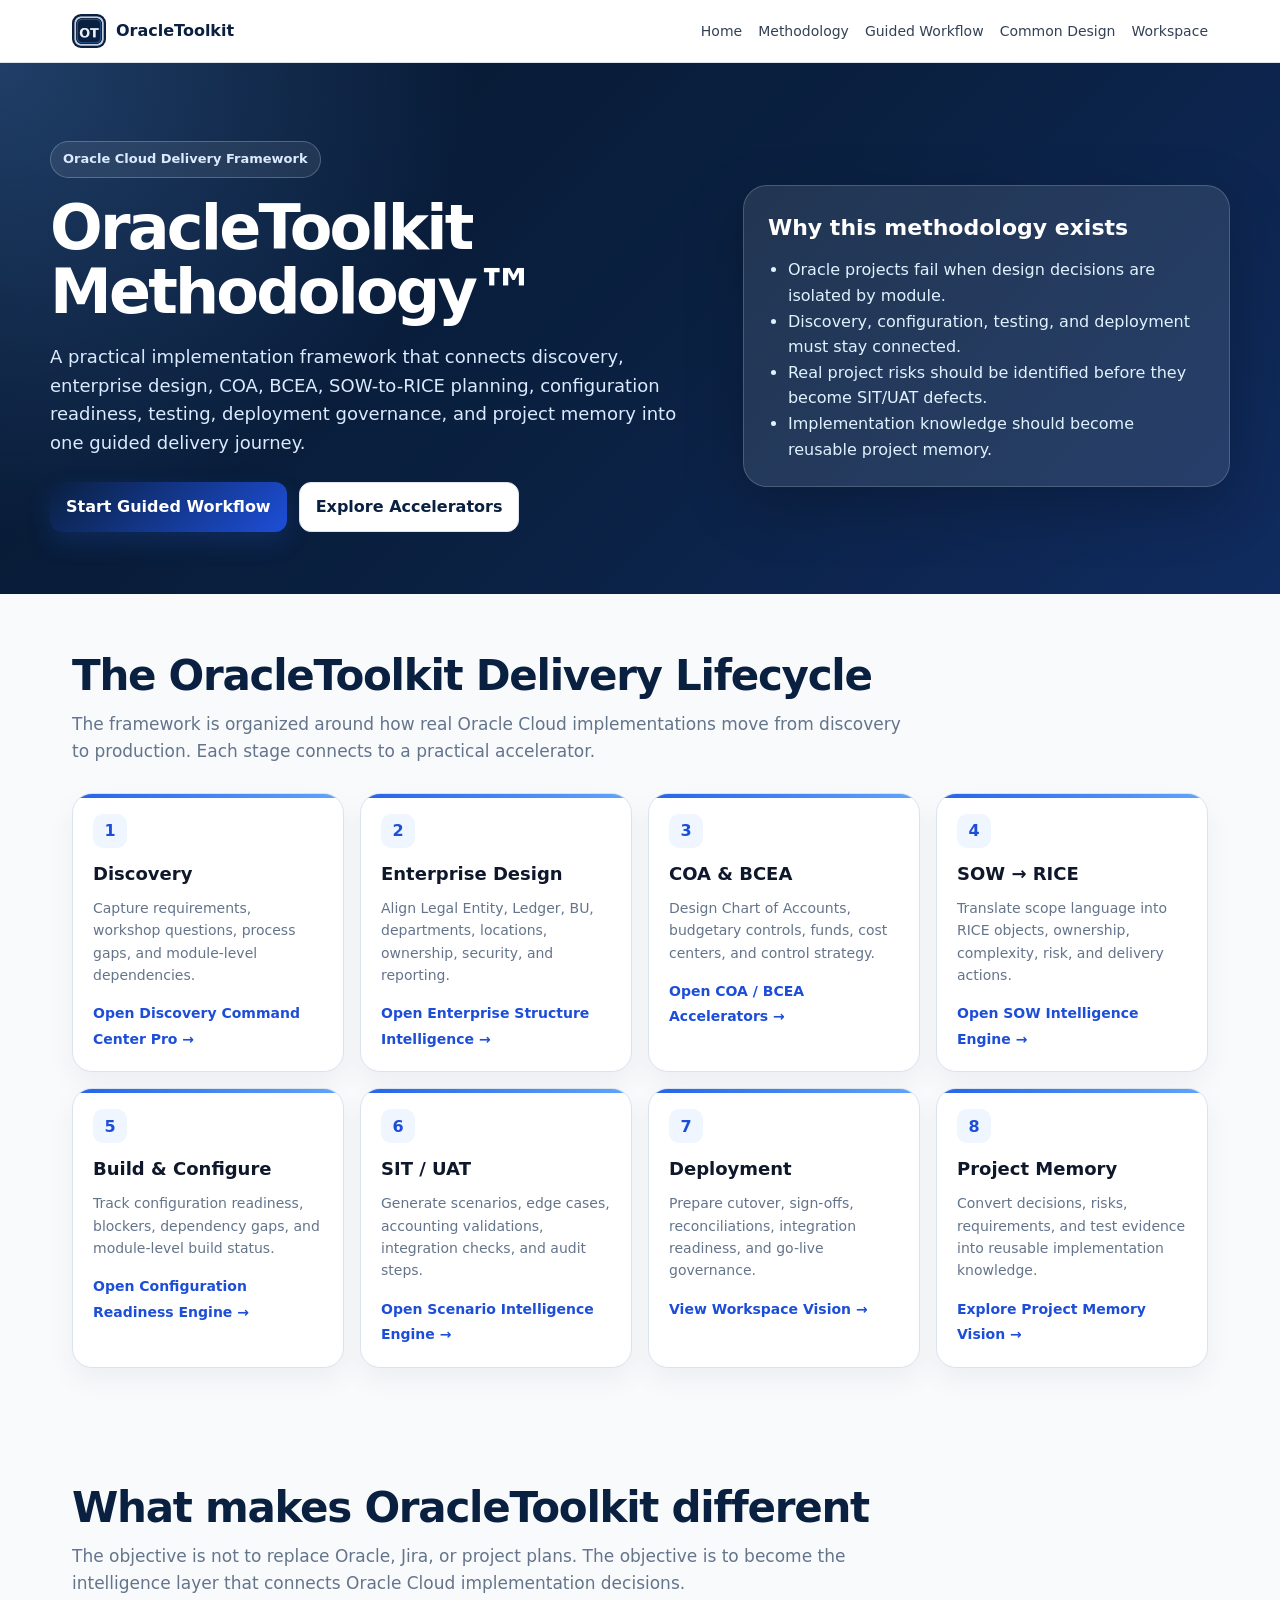
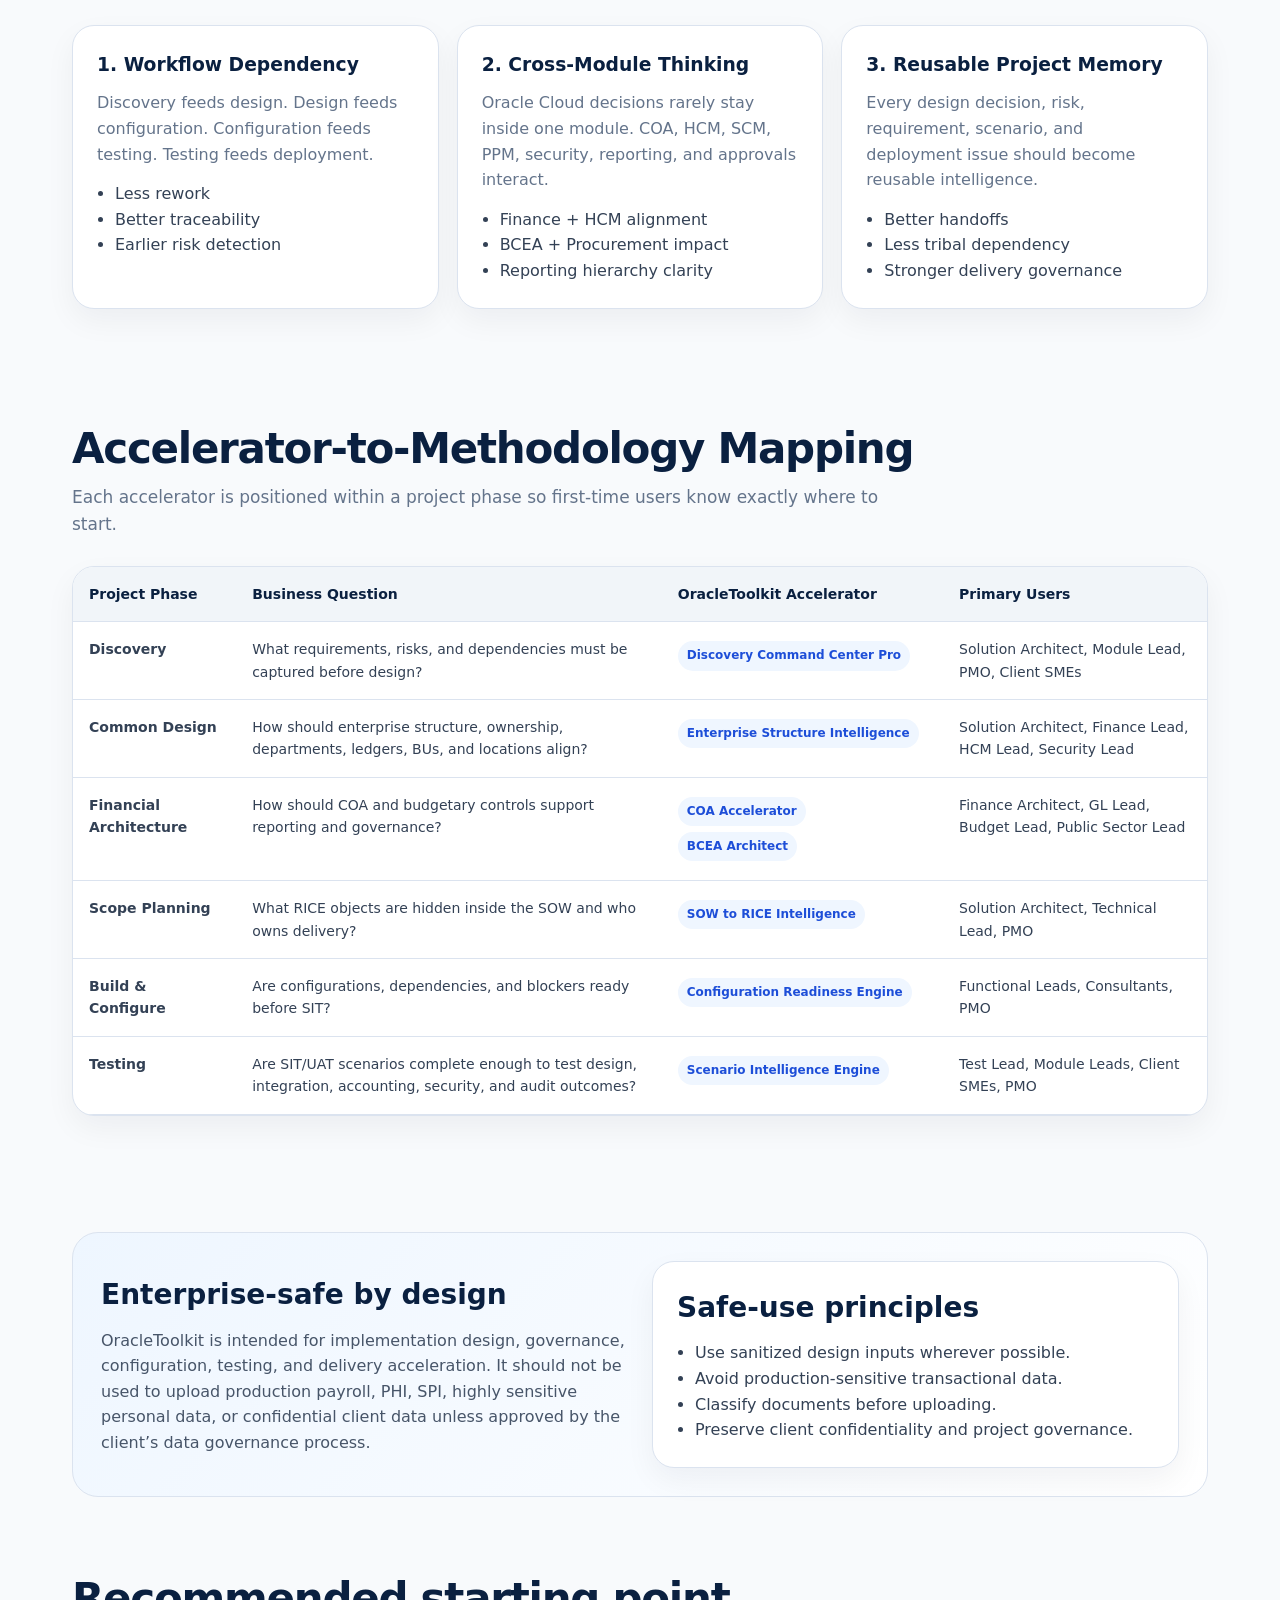
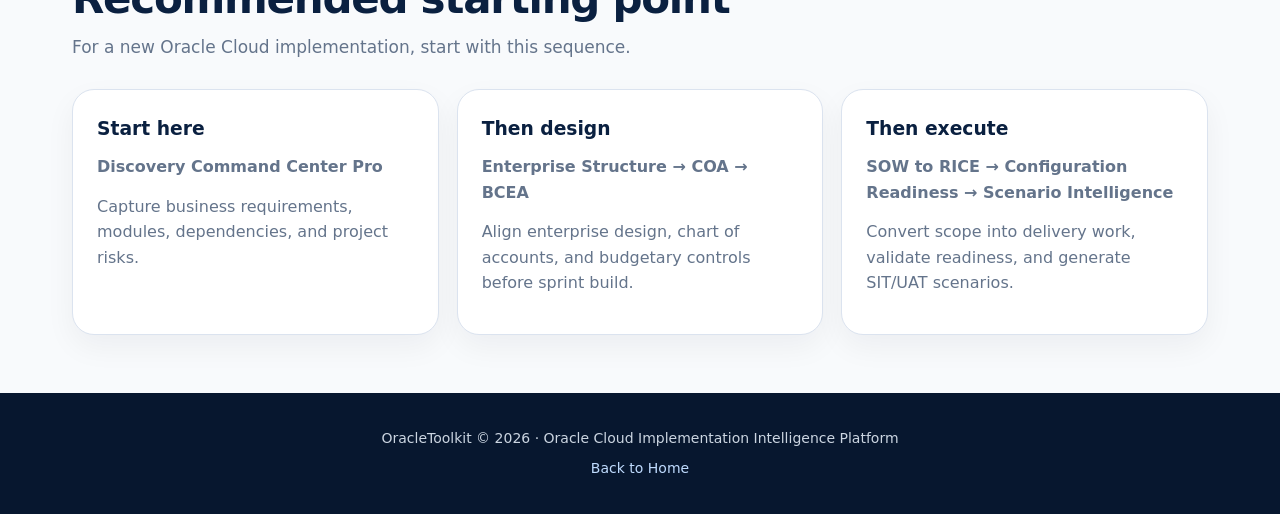
<file: oracletoolkit-methodology.html>
<!DOCTYPE html>
<html lang="en">
<head>
  <meta charset="UTF-8" />
  <meta name="viewport" content="width=device-width, initial-scale=1.0" />
  <title>OracleToolkit Methodology | Oracle Cloud Delivery Framework</title>
  <meta name="description" content="OracleToolkit Methodology connects discovery, enterprise design, COA, BCEA, SOW to RICE planning, configuration readiness, SIT, UAT, deployment, and project memory." />
  <link rel="icon" href="/favicon.ico" sizes="any">
  <link rel="icon" type="image/png" sizes="32x32" href="/favicon-32x32.png">
  <link rel="icon" type="image/png" sizes="16x16" href="/favicon-16x16.png">
  <link rel="apple-touch-icon" href="/apple-touch-icon.png">
  <link rel="manifest" href="/site.webmanifest">
  <meta name="theme-color" content="#0A2040">
  <script type="application/ld+json">
  {
    "@context": "https://schema.org",
    "@type": "TechArticle",
    "headline": "OracleToolkit Methodology",
    "description": "Oracle Cloud implementation methodology connecting discovery, enterprise design, configuration readiness, testing, deployment governance, and project memory.",
    "author": {"@type": "Organization", "name": "OracleToolkit"},
    "publisher": {"@type": "Organization", "name": "OracleToolkit", "logo": {"@type": "ImageObject", "url": "https://oracletoolkit.com/logo.png"}},
    "url": "https://oracletoolkit.com/oracletoolkit-methodology.html"
  }
  </script>
  <style>
    :root{--navy:#0A2040;--deep:#07172F;--blue:#2563eb;--sky:#60a5fa;--line:#dbe3ef;--bg:#f8fafc;--muted:#64748b}
    *{box-sizing:border-box}body{margin:0;font-family:Inter,ui-sans-serif,system-ui,-apple-system,BlinkMacSystemFont,"Segoe UI",sans-serif;background:var(--bg);color:#0f172a;line-height:1.6}a{text-decoration:none;color:inherit}
    .topbar{position:sticky;top:0;z-index:10;background:rgba(255,255,255,.94);backdrop-filter:blur(12px);border-bottom:1px solid var(--line)}
    .nav{max-width:1180px;margin:0 auto;padding:14px 22px;display:flex;align-items:center;justify-content:space-between;gap:18px}.brand{display:flex;align-items:center;gap:10px;font-weight:900;color:var(--navy)}.brand img{width:34px;height:34px;border-radius:9px}.navlinks{display:flex;gap:16px;flex-wrap:wrap;font-size:14px;color:#334155}.navlinks a:hover{color:var(--blue)}
    .hero{background:radial-gradient(circle at top left,rgba(96,165,250,.28),transparent 34%),linear-gradient(135deg,#07172F,#0A2040 50%,#102b5f);color:white;padding:78px 22px 62px}.hero-inner{max-width:1180px;margin:0 auto;display:grid;grid-template-columns:1.15fr .85fr;gap:34px;align-items:center}.eyebrow{display:inline-flex;padding:7px 12px;border:1px solid rgba(255,255,255,.22);border-radius:999px;background:rgba(255,255,255,.08);color:#dbeafe;font-size:13px;font-weight:800;margin-bottom:18px}h1{font-size:clamp(34px,5vw,62px);line-height:1.04;margin:0 0 18px;letter-spacing:-.045em}.hero p{color:#dbeafe;font-size:18px;max-width:760px;margin:0 0 24px}.hero-card{background:rgba(255,255,255,.1);border:1px solid rgba(255,255,255,.18);border-radius:24px;padding:24px;box-shadow:0 20px 60px rgba(0,0,0,.22)}.hero-card h3{margin:0 0 12px;font-size:22px}.hero-card ul{margin:0;padding-left:20px;color:#e0f2fe}
    .btn{display:inline-flex;align-items:center;justify-content:center;padding:11px 16px;border-radius:12px;font-weight:800}.btn-primary{color:white;background:linear-gradient(135deg,var(--navy),#1d4ed8);box-shadow:0 10px 24px rgba(37,99,235,.18)}.btn-secondary{border:1px solid var(--line);color:var(--navy);background:white}
    .section{max-width:1180px;margin:0 auto;padding:58px 22px}.section-title{max-width:850px;margin-bottom:28px}.section-title h2{font-size:clamp(28px,3.5vw,42px);line-height:1.12;margin:0 0 12px;color:var(--navy);letter-spacing:-.03em}.section-title p{margin:0;color:var(--muted);font-size:17px}
    .flow{display:grid;grid-template-columns:repeat(4,minmax(0,1fr));gap:16px}.step{background:white;border:1px solid var(--line);border-radius:20px;padding:20px;box-shadow:0 12px 28px rgba(15,23,42,.05);position:relative;overflow:hidden}.step:before{content:"";position:absolute;top:0;left:0;right:0;height:4px;background:linear-gradient(90deg,var(--blue),var(--sky))}.step-num{width:34px;height:34px;border-radius:10px;display:grid;place-items:center;background:#eff6ff;color:#1d4ed8;font-weight:900;margin-bottom:12px}.step h3{margin:0 0 8px;font-size:18px}.step p{margin:0 0 14px;color:#64748b;font-size:14px}.step a{color:#1d4ed8;font-weight:800;font-size:14px}
    .grid-3{display:grid;grid-template-columns:repeat(3,minmax(0,1fr));gap:18px}.card{background:white;border:1px solid var(--line);border-radius:22px;padding:24px;box-shadow:0 12px 30px rgba(15,23,42,.05)}.card h3{margin:0 0 10px;color:var(--navy)}.card p{color:var(--muted);margin:0 0 14px}.card ul{margin:0;padding-left:18px;color:#334155}
    .matrix{overflow:auto;background:white;border:1px solid var(--line);border-radius:22px;box-shadow:0 12px 30px rgba(15,23,42,.05)}table{width:100%;border-collapse:collapse;min-width:780px}th,td{text-align:left;padding:16px;border-bottom:1px solid var(--line);vertical-align:top}th{background:#f1f5f9;color:var(--navy);font-size:14px}td{color:#334155;font-size:14px}.badge{display:inline-flex;padding:5px 9px;border-radius:999px;font-size:12px;font-weight:800;background:#eff6ff;color:#1d4ed8;margin:3px 4px 3px 0;white-space:nowrap}
    .trust{background:linear-gradient(135deg,#eef6ff,#ffffff);border:1px solid var(--line);border-radius:26px;padding:28px;display:grid;grid-template-columns:1fr 1fr;gap:24px;align-items:center}.trust h3{font-size:28px;color:var(--navy);margin:0 0 10px}.trust p{color:#475569;margin:0}
    .footer{padding:34px 22px;background:#07172F;color:#cbd5e1;text-align:center;font-size:14px}.footer a{color:#bfdbfe}
    @media(max-width:900px){.hero-inner,.trust{grid-template-columns:1fr}.flow,.grid-3{grid-template-columns:1fr}.nav{align-items:flex-start;flex-direction:column}.hero{padding-top:52px}}
  </style>
<link rel="canonical" href="https://oracletoolkit.com/oracletoolkit-methodology.html">
<meta name="robots" content="index, follow">
</head>
<body>
<header class="topbar"><nav class="nav"><a class="brand" href="/"><img src="/logo.png" alt="OracleToolkit logo"><span>OracleToolkit</span></a><div class="navlinks"><a href="/">Home</a><a href="/oracletoolkit-methodology.html">Methodology</a><a href="/#start-here">Guided Workflow</a><a href="/#accelerators">Common Design</a><a href="/#workspace">Workspace</a></div></nav></header>
<main>
<section class="hero"><div class="hero-inner"><div><span class="eyebrow">Oracle Cloud Delivery Framework</span><h1>OracleToolkit Methodology™</h1><p>A practical implementation framework that connects discovery, enterprise design, COA, BCEA, SOW-to-RICE planning, configuration readiness, testing, deployment governance, and project memory into one guided delivery journey.</p><div style="display:flex;gap:12px;flex-wrap:wrap;"><a class="btn btn-primary" href="/#start-here">Start Guided Workflow</a><a class="btn btn-secondary" href="/#accelerators">Explore Accelerators</a></div></div><div class="hero-card"><h3>Why this methodology exists</h3><ul><li>Oracle projects fail when design decisions are isolated by module.</li><li>Discovery, configuration, testing, and deployment must stay connected.</li><li>Real project risks should be identified before they become SIT/UAT defects.</li><li>Implementation knowledge should become reusable project memory.</li></ul></div></div></section>
<section class="section"><div class="section-title"><h2>The OracleToolkit Delivery Lifecycle</h2><p>The framework is organized around how real Oracle Cloud implementations move from discovery to production. Each stage connects to a practical accelerator.</p></div><div class="flow">
<div class="step"><div class="step-num">1</div><h3>Discovery</h3><p>Capture requirements, workshop questions, process gaps, and module-level dependencies.</p><a href="https://discoverycommandcenterpro-fu9jxdqbb4qtc28jexi7ul.streamlit.app/" target="_blank" rel="noopener">Open Discovery Command Center Pro →</a></div>
<div class="step"><div class="step-num">2</div><h3>Enterprise Design</h3><p>Align Legal Entity, Ledger, BU, departments, locations, ownership, security, and reporting.</p><a href="https://enterprise-structure-intelligence-fgps56livskgqsfixq7psw.streamlit.app/" target="_blank" rel="noopener">Open Enterprise Structure Intelligence →</a></div>
<div class="step"><div class="step-num">3</div><h3>COA & BCEA</h3><p>Design Chart of Accounts, budgetary controls, funds, cost centers, and control strategy.</p><a href="/#accelerators">Open COA / BCEA Accelerators →</a></div>
<div class="step"><div class="step-num">4</div><h3>SOW → RICE</h3><p>Translate scope language into RICE objects, ownership, complexity, risk, and delivery actions.</p><a href="https://oracletoolkitsowintelligenceengine-fpwsz5tbecde2frxxcr9m9.streamlit.app/" target="_blank" rel="noopener">Open SOW Intelligence Engine →</a></div>
<div class="step"><div class="step-num">5</div><h3>Build & Configure</h3><p>Track configuration readiness, blockers, dependency gaps, and module-level build status.</p><a href="https://configurationreadinessengine-witvv25ai2u2hb3lvw9qgt.streamlit.app/" target="_blank" rel="noopener">Open Configuration Readiness Engine →</a></div>
<div class="step"><div class="step-num">6</div><h3>SIT / UAT</h3><p>Generate scenarios, edge cases, accounting validations, integration checks, and audit steps.</p><a href="https://scenariointelligenceengine-fpjfpn7dhpfe36dtylrbc3.streamlit.app/" target="_blank" rel="noopener">Open Scenario Intelligence Engine →</a></div>
<div class="step"><div class="step-num">7</div><h3>Deployment</h3><p>Prepare cutover, sign-offs, reconciliations, integration readiness, and go-live governance.</p><a href="/#workspace">View Workspace Vision →</a></div>
<div class="step"><div class="step-num">8</div><h3>Project Memory</h3><p>Convert decisions, risks, requirements, and test evidence into reusable implementation knowledge.</p><a href="/#workspace">Explore Project Memory Vision →</a></div>
</div></section>
<section class="section"><div class="section-title"><h2>What makes OracleToolkit different</h2><p>The objective is not to replace Oracle, Jira, or project plans. The objective is to become the intelligence layer that connects Oracle Cloud implementation decisions.</p></div><div class="grid-3"><div class="card"><h3>1. Workflow Dependency</h3><p>Discovery feeds design. Design feeds configuration. Configuration feeds testing. Testing feeds deployment.</p><ul><li>Less rework</li><li>Better traceability</li><li>Earlier risk detection</li></ul></div><div class="card"><h3>2. Cross-Module Thinking</h3><p>Oracle Cloud decisions rarely stay inside one module. COA, HCM, SCM, PPM, security, reporting, and approvals interact.</p><ul><li>Finance + HCM alignment</li><li>BCEA + Procurement impact</li><li>Reporting hierarchy clarity</li></ul></div><div class="card"><h3>3. Reusable Project Memory</h3><p>Every design decision, risk, requirement, scenario, and deployment issue should become reusable intelligence.</p><ul><li>Better handoffs</li><li>Less tribal dependency</li><li>Stronger delivery governance</li></ul></div></div></section>
<section class="section"><div class="section-title"><h2>Accelerator-to-Methodology Mapping</h2><p>Each accelerator is positioned within a project phase so first-time users know exactly where to start.</p></div><div class="matrix"><table><thead><tr><th>Project Phase</th><th>Business Question</th><th>OracleToolkit Accelerator</th><th>Primary Users</th></tr></thead><tbody>
<tr><td><strong>Discovery</strong></td><td>What requirements, risks, and dependencies must be captured before design?</td><td><span class="badge">Discovery Command Center Pro</span></td><td>Solution Architect, Module Lead, PMO, Client SMEs</td></tr>
<tr><td><strong>Common Design</strong></td><td>How should enterprise structure, ownership, departments, ledgers, BUs, and locations align?</td><td><span class="badge">Enterprise Structure Intelligence</span></td><td>Solution Architect, Finance Lead, HCM Lead, Security Lead</td></tr>
<tr><td><strong>Financial Architecture</strong></td><td>How should COA and budgetary controls support reporting and governance?</td><td><span class="badge">COA Accelerator</span><span class="badge">BCEA Architect</span></td><td>Finance Architect, GL Lead, Budget Lead, Public Sector Lead</td></tr>
<tr><td><strong>Scope Planning</strong></td><td>What RICE objects are hidden inside the SOW and who owns delivery?</td><td><span class="badge">SOW to RICE Intelligence</span></td><td>Solution Architect, Technical Lead, PMO</td></tr>
<tr><td><strong>Build & Configure</strong></td><td>Are configurations, dependencies, and blockers ready before SIT?</td><td><span class="badge">Configuration Readiness Engine</span></td><td>Functional Leads, Consultants, PMO</td></tr>
<tr><td><strong>Testing</strong></td><td>Are SIT/UAT scenarios complete enough to test design, integration, accounting, security, and audit outcomes?</td><td><span class="badge">Scenario Intelligence Engine</span></td><td>Test Lead, Module Leads, Client SMEs, PMO</td></tr>
</tbody></table></div></section>
<section class="section"><div class="trust"><div><h3>Enterprise-safe by design</h3><p>OracleToolkit is intended for implementation design, governance, configuration, testing, and delivery acceleration. It should not be used to upload production payroll, PHI, SPI, highly sensitive personal data, or confidential client data unless approved by the client’s data governance process.</p></div><div class="card"><h3>Safe-use principles</h3><ul><li>Use sanitized design inputs wherever possible.</li><li>Avoid production-sensitive transactional data.</li><li>Classify documents before uploading.</li><li>Preserve client confidentiality and project governance.</li></ul></div></div></section>
<section class="section" style="padding-top:20px;"><div class="section-title"><h2>Recommended starting point</h2><p>For a new Oracle Cloud implementation, start with this sequence.</p></div><div class="grid-3"><div class="card"><h3>Start here</h3><p><strong>Discovery Command Center Pro</strong></p><p>Capture business requirements, modules, dependencies, and project risks.</p></div><div class="card"><h3>Then design</h3><p><strong>Enterprise Structure → COA → BCEA</strong></p><p>Align enterprise design, chart of accounts, and budgetary controls before sprint build.</p></div><div class="card"><h3>Then execute</h3><p><strong>SOW to RICE → Configuration Readiness → Scenario Intelligence</strong></p><p>Convert scope into delivery work, validate readiness, and generate SIT/UAT scenarios.</p></div></div></section>
</main><footer class="footer"><div>OracleToolkit © 2026 · Oracle Cloud Implementation Intelligence Platform</div><div style="margin-top:8px;"><a href="/">Back to Home</a></div></footer>
</body></html>
</file>
<file: styles.css>
:root{--navy:#07111f;--navy-2:#0b1729;--ink:#0f172a;--muted:#64748b;--line:#e2e8f0;--soft:#f8fafc;--gold:#facc15;--gold-2:#f59e0b;--blue:#0f5fb8;--blue-2:#1d4ed8;--green:#047857;--green-bg:#dcfce7;--red:#dc2626;--red-bg:#fee2e2;--amber:#b45309;--amber-bg:#fef3c7;--purple:#7c3aed;--purple-bg:#ede9fe;--white:#fff;--shadow:0 20px 50px rgba(15,23,42,.10);--soft-shadow:0 10px 28px rgba(15,23,42,.06);--radius:22px}*{box-sizing:border-box}html{scroll-behavior:smooth}body{margin:0;font-family:Arial,Helvetica,sans-serif;background:#f4f7fb;color:var(--ink)}a{color:inherit}.nav{display:flex;justify-content:space-between;align-items:center;padding:20px 8%;background:rgba(7,17,31,.98);color:white;position:sticky;top:0;z-index:50;border-bottom:1px solid rgba(255,255,255,.08)}.logo{font-size:24px;font-weight:900;letter-spacing:-.7px;text-decoration:none}.logo span{color:var(--gold)}.nav-links{display:flex;gap:18px;align-items:center;font-size:14px;color:#cbd5e1}.nav-links a{text-decoration:none}.nav-links a:hover{color:white}.nav-cta,#login-area button{background:var(--gold);color:#111827!important;padding:10px 14px;border-radius:999px;font-weight:900;border:none;cursor:pointer;font-family:Arial,Helvetica,sans-serif;text-decoration:none;box-shadow:0 10px 24px rgba(250,204,21,.18)}#login-area button:hover,.nav-cta:hover{background:#fde047;color:#111827!important}.hero{padding:92px 8% 82px;background:radial-gradient(circle at 82% 18%,rgba(250,204,21,.22),transparent 30%),radial-gradient(circle at 18% 90%,rgba(29,78,216,.24),transparent 32%),linear-gradient(135deg,#07111f 0%,#0b1729 52%,#111827 100%);color:white}.badge{display:inline-block;padding:8px 14px;border:1px solid rgba(250,204,21,.35);background:rgba(250,204,21,.08);border-radius:999px;color:var(--gold);font-size:14px;font-weight:800;margin-bottom:24px}h1{font-size:60px;line-height:1.04;margin:0 0 24px;max-width:1080px;letter-spacing:-2.2px}.hero p{font-size:21px;line-height:1.62;color:#cbd5e1;max-width:950px;margin:0 0 34px}.cta-row{display:flex;gap:14px;flex-wrap:wrap;margin-top:26px}.cta{display:inline-block;padding:16px 24px;background:var(--gold);color:#111827;font-weight:900;text-decoration:none;border-radius:12px;border:none;cursor:pointer;box-shadow:0 14px 30px rgba(250,204,21,.22)}.secondary{display:inline-block;padding:16px 24px;background:transparent;color:white;border:1px solid rgba(203,213,225,.38);text-decoration:none;border-radius:12px;font-weight:800}.hero-proof{display:grid;grid-template-columns:repeat(3,1fr);gap:16px;max-width:1050px;margin-top:50px}.proof-card{background:rgba(255,255,255,.07);border:1px solid rgba(255,255,255,.10);padding:20px;border-radius:16px;color:#e2e8f0}.proof-card strong{display:block;color:white;font-size:18px;margin-bottom:6px}.section{padding:74px 8%}.section h2{font-size:40px;margin:0 0 14px;letter-spacing:-1.1px}.section-subtitle{font-size:18px;color:var(--muted);max-width:940px;margin:0 0 36px;line-height:1.65}.split{display:grid;grid-template-columns:1fr 1fr;gap:26px;align-items:start}.panel{background:white;border:1px solid var(--line);border-radius:var(--radius);padding:32px;box-shadow:var(--shadow)}.panel h3{font-size:26px;margin:0 0 14px}.panel p,.panel li{color:#475569;line-height:1.75;font-size:16px}.risk-list{padding-left:20px;margin:12px 0 0}.domain-grid,.module-grid{display:grid;grid-template-columns:repeat(4,1fr);gap:22px}.module-grid{grid-template-columns:repeat(3,1fr)}.card,.module{background:white;border:1px solid var(--line);border-radius:18px;padding:26px;box-shadow:var(--soft-shadow)}.card h3,.module h3{margin:0 0 12px;font-size:22px}.card p,.module p{color:var(--muted);line-height:1.58;font-size:15px;margin:0}.active-domain,.active-tool{border:2px solid var(--gold);background:linear-gradient(180deg,#fff,#fffdf2)}.module ul{padding-left:0;list-style:none;margin:0}.module li{margin:10px 0}.module a{color:#1e293b;text-decoration:none;display:flex;justify-content:space-between;align-items:center;gap:12px;border-bottom:1px dashed #e2e8f0;padding-bottom:9px;line-height:1.4}.module a:hover{color:#0f172a;text-decoration:underline}.module span,.status-pill{font-size:12px;color:#64748b;background:#f1f5f9;padding:4px 8px;border-radius:999px;white-space:nowrap}.module .live,.status-live{color:#065f46;background:#d1fae5;font-weight:800}.product-suite-grid{display:grid;grid-template-columns:repeat(2,1fr);gap:24px;margin-top:18px}.premium-product-card{position:relative;overflow:hidden;background:radial-gradient(circle at 88% 8%,rgba(250,204,21,.18),transparent 28%),linear-gradient(135deg,#07111f 0%,#0b1729 58%,#111827 100%);color:white;border:1px solid rgba(250,204,21,.20);border-radius:26px;padding:34px;box-shadow:0 24px 60px rgba(7,17,31,.24);min-height:430px;display:flex;flex-direction:column;justify-content:space-between}.premium-product-card.coa-card{background:radial-gradient(circle at 88% 8%,rgba(59,130,246,.22),transparent 28%),radial-gradient(circle at 10% 92%,rgba(250,204,21,.12),transparent 24%),linear-gradient(135deg,#061326 0%,#0b1729 56%,#0f172a 100%)}.premium-product-card.expenses-card{background:radial-gradient(circle at 88% 8%,rgba(250,204,21,.22),transparent 30%),linear-gradient(135deg,#0f172a 0%,#1e293b 60%,#111827 100%)}.premium-product-card:before{content:'';position:absolute;inset:0;background:linear-gradient(120deg,rgba(255,255,255,.08),transparent 34%);pointer-events:none}.product-label-row{display:flex;justify-content:space-between;align-items:center;gap:12px;margin-bottom:18px;position:relative;z-index:1}.product-badge-live,.product-badge-premium{display:inline-block;padding:7px 11px;border-radius:999px;font-size:12px;font-weight:900;letter-spacing:.3px;text-transform:uppercase}.product-badge-live{background:rgba(22,163,74,.15);color:#bbf7d0;border:1px solid rgba(134,239,172,.35)}.product-badge-premium{background:rgba(250,204,21,.12);color:var(--gold);border:1px solid rgba(250,204,21,.32)}.premium-product-card h3{position:relative;z-index:1;margin:0 0 14px;font-size:30px;line-height:1.15;letter-spacing:-.7px;color:white}.premium-product-card p{position:relative;z-index:1;color:#cbd5e1;line-height:1.7;font-size:16px;margin:0 0 18px}.product-feature-list{position:relative;z-index:1;list-style:none;padding:0;margin:0 0 24px;display:grid;gap:10px}.product-feature-list li{color:#e2e8f0;display:flex;gap:10px;align-items:flex-start;line-height:1.45;font-size:14px}.product-feature-list li:before{content:'✓';color:var(--gold);font-weight:900}.product-actions{position:relative;z-index:1;display:flex;gap:12px;flex-wrap:wrap;align-items:center;margin-top:auto}.product-primary-btn,.product-secondary-btn{display:inline-block;padding:14px 18px;border-radius:12px;text-decoration:none;font-weight:900;font-size:14px}.product-primary-btn{background:var(--gold);color:#111827;box-shadow:0 14px 30px rgba(250,204,21,.18)}.product-secondary-btn{background:rgba(255,255,255,.06);color:white;border:1px solid rgba(255,255,255,.18)}.trust-grid{display:grid;grid-template-columns:1.1fr .9fr;gap:24px;align-items:stretch}.trust-list{display:grid;gap:14px;margin-top:18px}.trust-item{display:flex;gap:12px;padding:14px;border:1px solid #e2e8f0;border-radius:14px;background:#f8fafc}.trust-icon{width:36px;height:36px;border-radius:12px;background:#dbeafe;color:#1d4ed8;display:flex;align-items:center;justify-content:center;font-weight:900}.trust-item strong{display:block;margin-bottom:4px}.trust-item span{color:#64748b;line-height:1.5}.authority-card{background:radial-gradient(circle at 85% 8%,rgba(250,204,21,.18),transparent 30%),linear-gradient(135deg,#07111f,#0b1729);color:white;border-radius:26px;padding:34px;box-shadow:0 24px 60px rgba(7,17,31,.22)}.authority-card h3{font-size:30px;margin:0 0 14px}.authority-card p{color:#cbd5e1;line-height:1.7}.authority-kpis{display:grid;grid-template-columns:repeat(2,1fr);gap:14px;margin-top:24px}.authority-kpi{border:1px solid rgba(255,255,255,.12);background:rgba(255,255,255,.06);border-radius:16px;padding:16px}.authority-kpi strong{display:block;color:var(--gold);font-size:26px;margin-bottom:4px}.ai-section{background:radial-gradient(circle at 82% 14%,rgba(124,58,237,.20),transparent 30%),radial-gradient(circle at 12% 86%,rgba(250,204,21,.14),transparent 30%),linear-gradient(135deg,#061326,#0f172a);color:white;border-radius:30px;padding:44px;box-shadow:0 24px 60px rgba(7,17,31,.24)}.ai-section h2{color:white}.ai-section .section-subtitle{color:#cbd5e1}.ai-grid{display:grid;grid-template-columns:repeat(3,1fr);gap:18px;margin-top:26px}.ai-card{background:rgba(255,255,255,.07);border:1px solid rgba(255,255,255,.12);border-radius:18px;padding:22px}.ai-card strong{display:block;font-size:18px;margin-bottom:8px;color:white}.ai-card span{color:#cbd5e1;line-height:1.6;font-size:14px}.workflow,.audience-grid{display:grid;grid-template-columns:repeat(4,1fr);gap:18px}.step,.audience{background:white;border:1px solid var(--line);border-radius:18px;padding:24px;box-shadow:0 10px 24px rgba(15,23,42,.05)}.step-number{width:34px;height:34px;border-radius:50%;background:#0b1120;color:white;display:flex;align-items:center;justify-content:center;font-weight:900;margin-bottom:14px}.step h3{margin:0 0 8px;font-size:19px}.step p{color:var(--muted);line-height:1.6;margin:0}.audience{font-weight:800}.early-access-strip{margin-top:24px;background:linear-gradient(90deg,#fff7ed,#fffbeb);border:1px solid #fed7aa;border-radius:20px;padding:22px;display:flex;justify-content:space-between;gap:18px;align-items:center;box-shadow:0 10px 24px rgba(15,23,42,.045)}.early-access-strip strong{display:block;margin-bottom:5px;font-size:18px}.early-access-strip span{color:#7c2d12;line-height:1.55}.request-link{display:inline-block;color:#111827;border:1px solid #111827;text-decoration:none;padding:13px 18px;border-radius:12px;font-weight:900}.coming{background:#fff7ed;border:1px solid #fed7aa;padding:34px;border-radius:22px;margin-top:30px}.coming h3{margin:0 0 10px;font-size:25px}.coming p{color:#7c2d12;line-height:1.65;max-width:920px}.final-cta{text-align:center;background:white;border-top:1px solid var(--line);border-bottom:1px solid var(--line)}.final-cta h2{max-width:880px;margin-left:auto;margin-right:auto}.final-cta p{margin-left:auto;margin-right:auto}.footer{padding:40px 8%;background:var(--navy);color:#cbd5e1;font-size:14px;text-align:center}#dashboard-area{display:none;background:#f6f8fb;padding:0}.dashboard-shell{display:grid;grid-template-columns:270px 1fr;min-height:880px;border-top:1px solid #e5e7eb}.dash-sidebar{background:radial-gradient(circle at 20% 5%,rgba(250,204,21,.12),transparent 22%),linear-gradient(180deg,#061326 0%,#06172d 55%,#04101f 100%);color:#e2e8f0;padding:26px 18px;position:sticky;top:80px;height:calc(100vh - 80px);overflow:auto}.dash-brand{display:flex;gap:12px;align-items:center;margin-bottom:28px}.cube-logo{width:42px;height:42px;border-radius:12px;border:1px solid rgba(250,204,21,.55);display:flex;align-items:center;justify-content:center;color:var(--gold);font-size:22px;font-weight:900;background:rgba(250,204,21,.06)}.dash-brand strong{display:block;color:white;font-size:18px;letter-spacing:.4px}.dash-brand small{color:#cbd5e1;font-size:12px}.dash-section-title{color:var(--gold);text-transform:uppercase;font-size:11px;letter-spacing:.9px;font-weight:900;margin:24px 10px 10px}.dash-menu{display:flex;flex-direction:column;gap:6px}.dash-menu a{color:#dbeafe;text-decoration:none;padding:11px 12px;border-radius:12px;display:flex;align-items:center;gap:10px;font-size:14px}.dash-menu a:hover,.dash-menu a.active{background:rgba(29,78,216,.48);color:white}.dash-menu .beta{margin-left:auto;font-size:10px;background:#1d4ed8;color:white;padding:3px 6px;border-radius:999px;font-weight:900}.dash-user{margin-top:34px;padding:18px;border-top:1px solid rgba(255,255,255,.10);display:flex;align-items:center;gap:12px}.avatar{width:46px;height:46px;border-radius:50%;background:rgba(250,204,21,.10);border:2px solid var(--gold);display:flex;align-items:center;justify-content:center;font-weight:900;color:var(--gold)}.dash-user strong{display:block;color:white;font-size:14px}.dash-user small{color:#cbd5e1}.dash-main{padding:0;min-width:0}.dash-topbar{height:72px;display:flex;align-items:center;justify-content:space-between;gap:18px;padding:0 32px;background:rgba(255,255,255,.92);border-bottom:1px solid #e5e7eb;position:sticky;top:80px;z-index:20;backdrop-filter:blur(10px)}.dash-search{flex:1;max-width:620px;display:flex;align-items:center;gap:10px;background:white;border:1px solid #dbe3ef;border-radius:12px;padding:12px 14px;color:#64748b;box-shadow:0 6px 18px rgba(15,23,42,.04)}.dash-search input{border:none;outline:none;flex:1;font-size:14px}.top-actions{display:flex;align-items:center;gap:12px}.project-select,.icon-btn,.customize-btn{border:1px solid #dbe3ef;background:white;border-radius:12px;padding:11px 13px;font-weight:800;color:#0f172a;box-shadow:0 6px 18px rgba(15,23,42,.04)}.customize-btn{background:#07111f;color:white}.notification-dot{position:relative}.notification-dot:after{content:'2';position:absolute;top:-8px;right:-8px;background:var(--gold);color:#111827;border-radius:999px;padding:2px 5px;font-size:10px;font-weight:900}.dash-content{padding:30px 32px 42px}.welcome-row{display:flex;justify-content:space-between;gap:20px;align-items:flex-start;margin-bottom:26px}.welcome-row h2{margin:0 0 8px;font-size:28px;letter-spacing:-.4px}.welcome-row h2 span{color:var(--blue)}.welcome-row p{margin:0;color:#64748b}.dashboard-note{background:#eff6ff;border:1px solid #bfdbfe;color:#1e3a8a;padding:12px 14px;border-radius:14px;font-size:13px;line-height:1.5;max-width:440px}.stat-grid{display:grid;grid-template-columns:repeat(6,1fr);gap:14px;margin-bottom:18px}.stat-card{background:white;border:1px solid #e2e8f0;border-radius:16px;padding:18px;box-shadow:0 12px 28px rgba(15,23,42,.055);min-height:140px}.stat-icon{width:38px;height:38px;border-radius:12px;display:flex;align-items:center;justify-content:center;font-size:20px;margin-bottom:12px}.i-blue{background:#dbeafe;color:#1d4ed8}.i-purple{background:var(--purple-bg);color:var(--purple)}.i-green{background:#ccfbf1;color:#0f766e}.i-red{background:var(--red-bg);color:var(--red)}.i-amber{background:#fef3c7;color:#d97706}.stat-card small{color:#475569;font-weight:800}.stat-card strong{display:block;font-size:30px;margin:12px 0 7px;letter-spacing:-.8px}.stat-card span{font-size:12px;color:#16a34a;font-weight:800}.stat-card .warning{color:#d97706}.dash-grid{display:grid;grid-template-columns:1.1fr .9fr;gap:18px;margin-top:18px}.dash-card{background:white;border:1px solid #e2e8f0;border-radius:18px;box-shadow:0 12px 28px rgba(15,23,42,.055);overflow:hidden}.dash-card-head{display:flex;justify-content:space-between;align-items:center;padding:18px 20px;border-bottom:1px solid #e2e8f0}.dash-card-head h3{margin:0;font-size:18px}.dash-filter{font-size:12px;color:#334155;border:1px solid #e2e8f0;border-radius:10px;padding:8px 10px;background:white}.health-wrap{display:grid;grid-template-columns:210px 1fr;gap:16px;padding:24px;align-items:center}.ring{width:176px;height:176px;border-radius:50%;background:conic-gradient(#16a34a 0 78%,#e5e7eb 78% 100%);display:flex;align-items:center;justify-content:center;margin:auto}.ring-inner{width:124px;height:124px;border-radius:50%;background:white;display:flex;flex-direction:column;align-items:center;justify-content:center;box-shadow:inset 0 0 0 1px #e5e7eb}.ring-inner strong{font-size:30px}.ring-inner span{color:var(--green);font-weight:900;font-size:13px}.risk-list-premium{display:grid;gap:12px}.risk-row{display:flex;justify-content:space-between;align-items:center;padding:10px 12px;border-radius:12px;background:#f8fafc;font-size:14px}.risk-badge{border-radius:999px;padding:4px 8px;font-size:12px;font-weight:900}.rb-red{background:var(--red-bg);color:var(--red)}.rb-amber{background:var(--amber-bg);color:var(--amber)}.rb-green{background:var(--green-bg);color:var(--green)}.dashboard-bottom{display:grid;grid-template-columns:1fr .9fr .9fr;gap:18px;margin-top:18px}.member-tools{margin-top:18px;display:grid;grid-template-columns:repeat(3,1fr);gap:18px}.member-tool-card{background:white;border:1px solid #e2e8f0;border-radius:18px;padding:20px;box-shadow:0 12px 28px rgba(15,23,42,.055)}.member-tool-card h3{margin:0 0 8px;font-size:18px}.member-tool-card p{margin:0 0 18px;color:#64748b;line-height:1.55;font-size:14px}.tool-actions{display:flex;gap:10px;flex-wrap:wrap;align-items:center}.small-btn{display:inline-block;text-decoration:none;border:none;padding:10px 13px;border-radius:11px;background:#07111f;color:white;font-weight:900;cursor:pointer;font-size:13px}.small-btn.secondary-btn{background:#f8fafc;color:#0f172a;border:1px solid #e2e8f0}.table-row{display:grid;grid-template-columns:1.1fr .8fr .5fr .8fr;gap:10px;padding:12px 20px;border-bottom:1px solid #eef2f7;font-size:13px;align-items:center}.status{display:inline-block;width:max-content;border-radius:999px;padding:5px 9px;font-size:12px;font-weight:900}.s-risk{background:var(--amber-bg);color:var(--amber)}.s-good{background:var(--green-bg);color:var(--green)}.view-link{display:inline-block;padding:16px 20px 20px;color:#0f5fb8;text-decoration:none;font-weight:900;font-size:13px}@media(max-width:1200px){.stat-grid{grid-template-columns:repeat(3,1fr)}.dashboard-shell{grid-template-columns:1fr}.dash-sidebar{position:relative;top:auto;height:auto}.dash-menu{display:grid;grid-template-columns:repeat(2,1fr)}.dashboard-bottom,.dash-grid,.trust-grid{grid-template-columns:1fr}.member-tools{grid-template-columns:repeat(2,1fr)}.dash-topbar{top:0}}@media(max-width:1050px){h1{font-size:46px}.domain-grid,.module-grid,.workflow,.audience-grid,.hero-proof,.product-suite-grid,.ai-grid{grid-template-columns:repeat(2,1fr)}.split{grid-template-columns:1fr}}@media(max-width:760px){.nav{align-items:flex-start;gap:14px;flex-direction:column}.nav-links{flex-wrap:wrap;gap:12px}h1{font-size:36px;letter-spacing:-1px}.hero{padding-top:58px}.domain-grid,.module-grid,.workflow,.audience-grid,.hero-proof,.stat-grid,.member-tools,.product-suite-grid,.ai-grid,.authority-kpis{grid-template-columns:1fr}.early-access-strip{flex-direction:column;align-items:flex-start}.section,.hero{padding-left:6%;padding-right:6%}.dash-content{padding:22px 16px 30px}.dash-topbar{flex-direction:column;height:auto;padding:16px;align-items:stretch}.welcome-row{flex-direction:column}.health-wrap{grid-template-columns:1fr}.dash-menu{grid-template-columns:1fr}.table-row{grid-template-columns:1fr 1fr}}


/* v12 Member Project Workspace + Saved Runs */
.workspace-section {
  margin-top: 24px;
  background: white;
  border: 1px solid #e2e8f0;
  border-radius: 22px;
  padding: 24px;
  box-shadow: 0 12px 28px rgba(15,23,42,.055);
}
.workspace-header {
  display: flex;
  justify-content: space-between;
  gap: 22px;
  align-items: flex-start;
  margin-bottom: 22px;
}
.workspace-kicker {
  display: inline-block;
  color: #0f5fb8;
  background: #dbeafe;
  border: 1px solid #bfdbfe;
  padding: 6px 10px;
  border-radius: 999px;
  font-size: 12px;
  font-weight: 900;
  text-transform: uppercase;
  letter-spacing: .3px;
  margin-bottom: 10px;
}
.workspace-header h3 {
  margin: 0 0 8px;
  font-size: 24px;
  letter-spacing: -.4px;
}
.workspace-header p {
  margin: 0;
  color: #64748b;
  line-height: 1.6;
  max-width: 720px;
}
.workspace-note {
  min-width: 260px;
  background: #fffbeb;
  border: 1px solid #fde68a;
  border-radius: 16px;
  padding: 14px;
  color: #78350f;
}
.workspace-note strong {
  display: block;
  margin-bottom: 6px;
}
.workspace-note span {
  font-size: 13px;
  line-height: 1.5;
}
.workspace-grid {
  display: grid;
  grid-template-columns: 1.4fr .8fr;
  gap: 18px;
}
.workspace-form {
  display: grid;
  grid-template-columns: repeat(2, 1fr);
  gap: 14px;
}
.workspace-form label {
  color: #334155;
  font-size: 13px;
  font-weight: 900;
  display: grid;
  gap: 7px;
}
.workspace-form input,
.workspace-form select,
.workspace-form textarea {
  width: 100%;
  border: 1px solid #dbe3ef;
  border-radius: 12px;
  padding: 12px 13px;
  font-size: 14px;
  font-family: Arial, Helvetica, sans-serif;
  background: #ffffff;
  color: #0f172a;
  outline: none;
}
.workspace-form input:focus,
.workspace-form select:focus,
.workspace-form textarea:focus {
  border-color: #0f5fb8;
  box-shadow: 0 0 0 3px rgba(15,95,184,.10);
}
.workspace-form .wide {
  grid-column: 1 / -1;
}
.workspace-actions {
  grid-column: 1 / -1;
  display: flex;
  gap: 10px;
  flex-wrap: wrap;
}
.workspace-panel {
  background:
    radial-gradient(circle at 92% 12%, rgba(250,204,21,.15), transparent 28%),
    linear-gradient(135deg, #07111f, #0b1729);
  color: white;
  border-radius: 20px;
  padding: 22px;
}
.workspace-panel h4 {
  margin: 0 0 16px;
  font-size: 20px;
}
.benefit-row {
  display: flex;
  gap: 10px;
  margin: 12px 0;
  align-items: flex-start;
}
.benefit-row span {
  color: #facc15;
  font-weight: 900;
}
.benefit-row p {
  margin: 0;
  color: #cbd5e1;
  line-height: 1.5;
  font-size: 14px;
}
.workspace-metric-box {
  display: grid;
  grid-template-columns: 1fr 1fr;
  gap: 12px;
  margin-top: 20px;
}
.workspace-metric-box div {
  border: 1px solid rgba(255,255,255,.12);
  background: rgba(255,255,255,.06);
  border-radius: 14px;
  padding: 14px;
}
.workspace-metric-box strong {
  display: block;
  font-size: 22px;
  color: #facc15;
  margin-bottom: 4px;
  word-break: break-word;
}
.workspace-metric-box span {
  color: #cbd5e1;
  font-size: 12px;
}

.saved-runs-section {
  margin-top: 18px;
}
.saved-run-actions {
  display: flex;
  gap: 8px;
  align-items: center;
}
.danger-lite {
  color: #dc2626 !important;
  border-color: #fecaca !important;
  background: #fff5f5 !important;
}
.saved-runs-list {
  padding: 16px 20px 20px;
  display: grid;
  gap: 12px;
}
.empty-runs {
  background: #f8fafc;
  border: 1px dashed #cbd5e1;
  border-radius: 16px;
  padding: 22px;
  color: #475569;
  display: grid;
  gap: 6px;
}
.empty-runs strong {
  color: #0f172a;
}
.saved-run-card {
  border: 1px solid #e2e8f0;
  background: #ffffff;
  border-radius: 16px;
  padding: 16px;
  display: grid;
  gap: 10px;
  box-shadow: 0 8px 18px rgba(15,23,42,.04);
}
.saved-run-top {
  display: flex;
  justify-content: space-between;
  gap: 12px;
  align-items: flex-start;
}
.saved-run-top h4 {
  margin: 0 0 5px;
  font-size: 16px;
}
.saved-run-top small {
  color: #64748b;
}
.saved-run-pill {
  background: #dcfce7;
  color: #047857;
  padding: 5px 9px;
  border-radius: 999px;
  font-size: 12px;
  font-weight: 900;
  white-space: nowrap;
}
.saved-run-meta {
  display: flex;
  gap: 8px;
  flex-wrap: wrap;
}
.saved-run-meta span {
  background: #f1f5f9;
  color: #334155;
  border-radius: 999px;
  padding: 5px 9px;
  font-size: 12px;
  font-weight: 800;
}
.saved-run-notes {
  color: #475569;
  line-height: 1.55;
  font-size: 14px;
  background: #f8fafc;
  border-radius: 12px;
  padding: 12px;
}
.saved-run-footer {
  display: flex;
  justify-content: space-between;
  gap: 10px;
  align-items: center;
  flex-wrap: wrap;
}
.saved-run-footer button,
.saved-run-footer a {
  font-size: 12px;
  text-decoration: none;
  border: 1px solid #e2e8f0;
  background: #ffffff;
  color: #0f172a;
  padding: 8px 10px;
  border-radius: 10px;
  cursor: pointer;
  font-weight: 900;
}
.saved-run-footer .delete-run-btn {
  color: #dc2626;
  border-color: #fecaca;
  background: #fff5f5;
}

@media (max-width: 1050px) {
  .workspace-grid,
  .workspace-form {
    grid-template-columns: 1fr;
  }
  .workspace-header {
    flex-direction: column;
  }
  .workspace-note {
    width: 100%;
  }
}

.live-mini {
  background:#16a34a !important;
  color:white !important;
}

.premium-product-card.bcea-card {
  background:
    radial-gradient(circle at 86% 8%, rgba(22,163,74,.22), transparent 30%),
    radial-gradient(circle at 10% 92%, rgba(250,204,21,.12), transparent 24%),
    linear-gradient(135deg,#052e26 0%,#064e3b 48%,#0f172a 100%);
}


.premium-product-card.journal-card {
  background:
    radial-gradient(circle at 86% 8%, rgba(124,58,237,.24), transparent 30%),
    radial-gradient(circle at 10% 92%, rgba(250,204,21,.10), transparent 24%),
    linear-gradient(135deg,#1e1b4b 0%,#312e81 48%,#0f172a 100%);
}

.premium-product-card.ap-card {
  background:
    radial-gradient(circle at 86% 8%, rgba(14,165,233,.22), transparent 30%),
    radial-gradient(circle at 10% 92%, rgba(250,204,21,.10), transparent 24%),
    linear-gradient(135deg,#082f49 0%,#0f172a 58%,#111827 100%);
}


/* v14 Premium Consistency Layer */
.hero-cta-grid {
  align-items: center;
}

.hero-cta-grid .secondary {
  padding: 14px 18px;
}

.suite-overview {
  margin-bottom: 22px;
  background:
    radial-gradient(circle at 92% 10%, rgba(250,204,21,.14), transparent 28%),
    linear-gradient(135deg,#07111f,#0b1729);
  color: white;
  border-radius: 24px;
  padding: 26px;
  box-shadow: 0 18px 45px rgba(7,17,31,.20);
}
.suite-overview-head h3 {
  margin: 0 0 8px;
  font-size: 26px;
  letter-spacing: -.5px;
}
.suite-overview-head p {
  margin: 0;
  color: #cbd5e1;
  line-height: 1.6;
  max-width: 880px;
}
.suite-launch-grid {
  display: grid;
  grid-template-columns: repeat(5, 1fr);
  gap: 12px;
  margin-top: 22px;
}
.suite-launch-grid a {
  text-decoration: none;
  color: white;
  border: 1px solid rgba(255,255,255,.12);
  background: rgba(255,255,255,.06);
  border-radius: 16px;
  padding: 16px;
  display: grid;
  gap: 6px;
  min-height: 118px;
}
.suite-launch-grid a:hover {
  background: rgba(255,255,255,.10);
  transform: translateY(-1px);
}
.suite-launch-grid strong {
  font-size: 15px;
  line-height: 1.25;
}
.suite-launch-grid span {
  color: #cbd5e1;
  font-size: 12px;
}
.suite-launch-grid em {
  width: max-content;
  font-style: normal;
  background: #16a34a;
  color: white;
  padding: 4px 8px;
  border-radius: 999px;
  font-size: 10px;
  font-weight: 900;
  margin-top: auto;
}

@media (max-width:1200px) {
  .suite-launch-grid { grid-template-columns: repeat(3, 1fr); }
}
@media (max-width:760px) {
  .suite-launch-grid { grid-template-columns: 1fr; }
}


@media (max-width:760px) {
  .nav { padding: 18px 8%; }
  .logo { font-size: 22px; }
  .nav-links a, .nav-links button { font-size: 13px; }
}


/* v15 Trust + Monetization Upgrade */
.trust-layer {
  background: linear-gradient(180deg, #f8fafc, #ffffff);
}
.credibility-hero {
  max-width: 980px;
  margin-bottom: 28px;
}
.credibility-hero h2 {
  font-size: 42px;
  margin: 0 0 14px;
  letter-spacing: -1.2px;
}
.credibility-hero p {
  color: #475569;
  font-size: 18px;
  line-height: 1.65;
}
.pain-grid {
  display: grid;
  grid-template-columns: repeat(3, 1fr);
  gap: 18px;
}
.pain-card {
  background: white;
  border: 1px solid #e2e8f0;
  border-radius: 18px;
  padding: 22px;
  box-shadow: 0 10px 26px rgba(15,23,42,.05);
}
.pain-card strong {
  display: block;
  color: #0f172a;
  font-size: 17px;
  margin-bottom: 8px;
}
.pain-card span {
  color: #64748b;
  line-height: 1.55;
  font-size: 14px;
}

.use-case-table {
  background: white;
  border: 1px solid #e2e8f0;
  border-radius: 22px;
  overflow: hidden;
  box-shadow: 0 14px 34px rgba(15,23,42,.06);
}
.use-case-row {
  display: grid;
  grid-template-columns: .9fr .9fr 1.2fr;
  gap: 18px;
  padding: 18px 22px;
  border-bottom: 1px solid #eef2f7;
  align-items: start;
}
.use-case-row:last-child {
  border-bottom: none;
}
.use-case-head {
  background: #07111f;
  color: white;
  font-weight: 900;
}
.use-case-row span {
  color: #334155;
  line-height: 1.55;
}
.use-case-head span {
  color: white;
}

.metrics-section {
  background: #ffffff;
}
.metrics-panel {
  background:
    radial-gradient(circle at 84% 16%, rgba(250,204,21,.18), transparent 32%),
    linear-gradient(135deg, #07111f, #0b1729);
  color: white;
  border-radius: 30px;
  padding: 42px;
  display: grid;
  grid-template-columns: 1fr 1.1fr;
  gap: 28px;
  align-items: center;
  box-shadow: 0 24px 60px rgba(7,17,31,.24);
}
.metrics-panel h2 {
  color: white;
  margin-bottom: 14px;
}
.metrics-panel p {
  color: #cbd5e1;
  line-height: 1.7;
}
.metrics-grid {
  display: grid;
  grid-template-columns: repeat(2,1fr);
  gap: 14px;
}
.metrics-grid div {
  border: 1px solid rgba(255,255,255,.12);
  background: rgba(255,255,255,.06);
  border-radius: 18px;
  padding: 20px;
}
.metrics-grid strong {
  display: block;
  color: #facc15;
  font-size: 28px;
  margin-bottom: 8px;
}
.metrics-grid span {
  color: #e2e8f0;
  line-height: 1.45;
}

.roadmap-grid {
  display: grid;
  grid-template-columns: repeat(3,1fr);
  gap: 20px;
}
.roadmap-column {
  background: white;
  border: 1px solid #e2e8f0;
  border-radius: 22px;
  padding: 26px;
  box-shadow: 0 12px 30px rgba(15,23,42,.055);
}
.roadmap-column h3 {
  margin: 0 0 16px;
  font-size: 22px;
}
.roadmap-column ul {
  margin: 0;
  padding-left: 20px;
}
.roadmap-column li {
  color: #475569;
  line-height: 1.75;
}
.live-column {
  border-top: 5px solid #16a34a;
}
.build-column {
  border-top: 5px solid #f59e0b;
}
.planned-column {
  border-top: 5px solid #1d4ed8;
}

.release-card {
  background: white;
  border: 1px solid #e2e8f0;
  border-radius: 26px;
  padding: 34px;
  box-shadow: 0 18px 45px rgba(15,23,42,.07);
  display: grid;
  grid-template-columns: 1fr 1fr;
  gap: 28px;
}
.release-card h2 {
  margin-bottom: 14px;
}
.release-card p {
  color: #64748b;
  line-height: 1.65;
}
.release-card ul {
  margin: 0;
  padding-left: 20px;
}
.release-card li {
  color: #475569;
  line-height: 1.75;
}

.early-access-premium {
  background:
    radial-gradient(circle at 88% 12%, rgba(250,204,21,.18), transparent 30%),
    radial-gradient(circle at 12% 82%, rgba(29,78,216,.20), transparent 32%),
    linear-gradient(135deg, #07111f, #0b1729);
  color: white;
  border-radius: 30px;
  padding: 42px;
  display: grid;
  grid-template-columns: 1fr auto;
  gap: 24px;
  align-items: center;
  box-shadow: 0 24px 60px rgba(7,17,31,.24);
}
.early-access-premium h2 {
  color: white;
  margin-bottom: 12px;
}
.early-access-premium p {
  color: #cbd5e1;
  line-height: 1.7;
  max-width: 850px;
}
.early-access-actions {
  display: flex;
  gap: 12px;
  flex-wrap: wrap;
}

.documentation-section {
  background: #f8fafc;
}
.doc-grid {
  display: grid;
  grid-template-columns: repeat(4,1fr);
  gap: 18px;
}
.doc-grid div {
  background: white;
  border: 1px solid #e2e8f0;
  border-radius: 18px;
  padding: 22px;
  box-shadow: 0 10px 24px rgba(15,23,42,.045);
}
.doc-grid strong {
  display: block;
  margin-bottom: 8px;
}
.doc-grid span {
  color: #64748b;
  line-height: 1.55;
  font-size: 14px;
}

@media (max-width: 1050px) {
  .pain-grid,
  .roadmap-grid,
  .doc-grid,
  .metrics-panel,
  .release-card,
  .early-access-premium {
    grid-template-columns: 1fr;
  }
  .use-case-row {
    grid-template-columns: 1fr;
  }
}
@media (max-width: 760px) {
  .metrics-grid {
    grid-template-columns: 1fr;
  }
}


/* OracleToolkit Workspace v1 — Implementation Operating System */
.workspace-os {
  margin-top: 24px;
  background: #ffffff;
  border: 1px solid #e2e8f0;
  border-radius: 26px;
  padding: 26px;
  box-shadow: 0 18px 45px rgba(15,23,42,.07);
}
.workspace-os-hero {
  background:
    radial-gradient(circle at 90% 12%, rgba(250,204,21,.16), transparent 30%),
    radial-gradient(circle at 12% 88%, rgba(29,78,216,.16), transparent 32%),
    linear-gradient(135deg, #07111f, #0b1729);
  border-radius: 24px;
  padding: 30px;
  color: white;
  display: grid;
  grid-template-columns: 1fr 340px;
  gap: 26px;
  align-items: center;
  margin-bottom: 24px;
}
.workspace-os-hero h3 {
  margin: 0 0 12px;
  font-size: 30px;
  line-height: 1.15;
  letter-spacing: -.8px;
}
.workspace-os-hero p {
  color: #cbd5e1;
  line-height: 1.7;
  margin: 0;
}
.resume-card {
  background: rgba(255,255,255,.08);
  border: 1px solid rgba(255,255,255,.14);
  border-radius: 20px;
  padding: 22px;
}
.resume-card span {
  display: block;
  color: #facc15;
  font-size: 12px;
  text-transform: uppercase;
  letter-spacing: .5px;
  font-weight: 900;
  margin-bottom: 8px;
}
.resume-card strong {
  display: block;
  font-size: 20px;
  margin-bottom: 8px;
}
.resume-card p {
  color: #cbd5e1;
  font-size: 13px;
  line-height: 1.5;
  margin-bottom: 16px;
}
.workspace-os-grid {
  display: grid;
  grid-template-columns: 1.4fr .75fr;
  gap: 18px;
  margin-bottom: 22px;
}
.project-form {
  background: #f8fafc;
  border: 1px solid #e2e8f0;
  border-radius: 22px;
  padding: 22px;
  display: grid;
  grid-template-columns: repeat(2, 1fr);
  gap: 14px;
}
.form-head {
  grid-column: 1 / -1;
  display: flex;
  justify-content: space-between;
  gap: 12px;
  align-items: center;
  margin-bottom: 6px;
}
.form-head h4 {
  margin: 0;
  font-size: 20px;
}
.form-head span {
  color: #64748b;
  font-size: 12px;
  font-weight: 800;
}
.project-form label {
  color: #334155;
  font-size: 13px;
  font-weight: 900;
  display: grid;
  gap: 7px;
}
.project-form input,
.project-form select,
.project-form textarea {
  width: 100%;
  border: 1px solid #dbe3ef;
  border-radius: 12px;
  padding: 12px 13px;
  font-size: 14px;
  font-family: Arial, Helvetica, sans-serif;
  background: white;
  color: #0f172a;
  outline: none;
}
.project-form input:focus,
.project-form select:focus,
.project-form textarea:focus {
  border-color: #0f5fb8;
  box-shadow: 0 0 0 3px rgba(15,95,184,.10);
}
.project-form .wide {
  grid-column: 1 / -1;
}
.project-summary-panel {
  background:
    radial-gradient(circle at 90% 10%, rgba(250,204,21,.13), transparent 30%),
    linear-gradient(135deg, #f8fafc, #ffffff);
  border: 1px solid #e2e8f0;
  border-radius: 22px;
  padding: 22px;
}
.project-summary-panel h4 {
  margin: 0 0 18px;
  font-size: 20px;
}
.project-summary-row {
  display: flex;
  justify-content: space-between;
  gap: 12px;
  align-items: center;
  padding: 12px 0;
  border-bottom: 1px solid #e2e8f0;
}
.project-summary-row:last-child {
  border-bottom: none;
}
.project-summary-row span {
  color: #64748b;
  font-size: 13px;
  font-weight: 800;
}
.project-summary-row strong {
  color: #0f172a;
  text-align: right;
  font-size: 13px;
}
.phase-tracker {
  display: grid;
  grid-template-columns: repeat(7, 1fr);
  gap: 10px;
  margin-bottom: 22px;
}
.phase-step {
  background: #f8fafc;
  border: 1px solid #e2e8f0;
  border-radius: 16px;
  padding: 14px 10px;
  text-align: center;
}
.phase-step strong {
  width: 30px;
  height: 30px;
  border-radius: 50%;
  background: #e2e8f0;
  color: #334155;
  display: inline-flex;
  align-items: center;
  justify-content: center;
  margin-bottom: 8px;
}
.phase-step span {
  display: block;
  font-size: 12px;
  color: #475569;
  font-weight: 900;
}
.phase-step.active {
  background: #ecfdf5;
  border-color: #86efac;
}
.phase-step.active strong {
  background: #16a34a;
  color: white;
}
.os-panels {
  display: grid;
  grid-template-columns: 1fr 1fr 1fr;
  gap: 18px;
}
.os-panel {
  background: white;
  border: 1px solid #e2e8f0;
  border-radius: 20px;
  overflow: hidden;
  box-shadow: 0 10px 24px rgba(15,23,42,.045);
}
.recommendation-list,
.os-activity-list {
  padding: 16px;
  display: grid;
  gap: 10px;
}
.recommendation-list a {
  text-decoration: none;
  display: grid;
  gap: 5px;
  border: 1px solid #e2e8f0;
  background: #f8fafc;
  border-radius: 14px;
  padding: 13px;
}
.recommendation-list a:hover {
  border-color: #0f5fb8;
  background: #eff6ff;
}
.recommendation-list strong {
  color: #0f172a;
  font-size: 14px;
}
.recommendation-list span {
  color: #64748b;
  font-size: 12px;
  line-height: 1.45;
}
.os-activity-item {
  border-bottom: 1px solid #eef2f7;
  padding: 10px 0;
}
.os-activity-item:last-child {
  border-bottom: none;
}
.os-activity-item strong {
  display: block;
  font-size: 13px;
  margin-bottom: 4px;
}
.os-activity-item span {
  color: #64748b;
  font-size: 12px;
}
.saved-notes-box {
  padding: 18px;
  display: grid;
  gap: 8px;
  color: #64748b;
  line-height: 1.55;
}
.saved-notes-box strong {
  color: #0f172a;
}
.saved-notes-box.note-active {
  background: #f8fafc;
}
@media (max-width: 1200px) {
  .workspace-os-hero,
  .workspace-os-grid,
  .os-panels {
    grid-template-columns: 1fr;
  }
  .phase-tracker {
    grid-template-columns: repeat(4, 1fr);
  }
}
@media (max-width: 760px) {
  .project-form {
    grid-template-columns: 1fr;
  }
  .form-head {
    flex-direction: column;
    align-items: flex-start;
  }
  .phase-tracker {
    grid-template-columns: 1fr 1fr;
  }
}


/* OracleToolkit Cloud Workspace v1 — Supabase persistence */
.cloud-workspace-panel {
  margin-top: 24px;
  background: radial-gradient(circle at 92% 10%, rgba(250,204,21,.12), transparent 28%), linear-gradient(135deg, #07111f, #0b1729);
  color: white;
  border: 1px solid rgba(255,255,255,.10);
  border-radius: 26px;
  padding: 28px;
  box-shadow: 0 20px 52px rgba(7,17,31,.22);
}
.cloud-workspace-head {
  display: grid;
  grid-template-columns: 1fr 360px;
  gap: 22px;
  align-items: center;
}
.cloud-workspace-head h3 {
  margin: 0 0 10px;
  font-size: 28px;
  letter-spacing: -.6px;
  color: white;
}
.cloud-workspace-head p {
  margin: 0;
  color: #cbd5e1;
  line-height: 1.65;
  max-width: 850px;
}
.cloud-workspace-metrics {
  display: grid;
  grid-template-columns: 1fr 1fr;
  gap: 12px;
}
.cloud-workspace-metrics div {
  background: rgba(255,255,255,.07);
  border: 1px solid rgba(255,255,255,.12);
  border-radius: 18px;
  padding: 18px;
}
.cloud-workspace-metrics strong {
  display: block;
  color: #facc15;
  font-size: 26px;
  margin-bottom: 5px;
}
.cloud-workspace-metrics span {
  color: #cbd5e1;
  font-size: 12px;
}
.cloud-workspace-actions {
  display: flex;
  gap: 12px;
  align-items: center;
  flex-wrap: wrap;
  margin-top: 24px;
}
.cloud-workspace-status {
  font-size: 13px;
  font-weight: 800;
  padding: 9px 12px;
  border-radius: 999px;
}
.cloud-workspace-status.info { color: #bfdbfe; background: rgba(59,130,246,.12); border: 1px solid rgba(147,197,253,.25); }
.cloud-workspace-status.success { color: #bbf7d0; background: rgba(22,163,74,.14); border: 1px solid rgba(134,239,172,.30); }
.cloud-workspace-status.error { color: #fecaca; background: rgba(220,38,38,.14); border: 1px solid rgba(252,165,165,.30); }
.cloud-projects-list {
  display: grid;
  grid-template-columns: repeat(auto-fit, minmax(260px, 1fr));
  gap: 14px;
  margin-top: 22px;
}
.cloud-project-card, .empty-projects-state {
  background: rgba(255,255,255,.07);
  border: 1px solid rgba(255,255,255,.12);
  border-radius: 18px;
  padding: 18px;
}
.empty-projects-state { display: grid; gap: 6px; color: #cbd5e1; }
.empty-projects-state strong { color: white; }
.cloud-project-top {
  display: flex;
  justify-content: space-between;
  gap: 12px;
  align-items: flex-start;
  margin-bottom: 12px;
}
.cloud-project-top h4 { margin: 0 0 5px; color: white; font-size: 16px; }
.cloud-project-top span { color: #cbd5e1; font-size: 12px; }
.cloud-project-top em {
  font-style: normal;
  background: #16a34a;
  color: white;
  padding: 4px 8px;
  border-radius: 999px;
  font-size: 10px;
  font-weight: 900;
  white-space: nowrap;
}
.cloud-project-meta { display: flex; flex-wrap: wrap; gap: 7px; margin-bottom: 12px; }
.cloud-project-meta span {
  background: rgba(255,255,255,.08);
  color: #e2e8f0;
  border-radius: 999px;
  padding: 5px 8px;
  font-size: 11px;
  font-weight: 800;
}
.cloud-project-card p { color: #cbd5e1; line-height: 1.55; font-size: 13px; }
@media (max-width: 1050px) { .cloud-workspace-head { grid-template-columns: 1fr; } }
@media (max-width: 760px) { .cloud-workspace-metrics { grid-template-columns: 1fr; } }


/* OracleToolkit Cloud Workspace Engine v2 */
.workspace-engine-v2 {
  margin-top: 24px;
  background: #ffffff;
  border: 1px solid #e2e8f0;
  border-radius: 28px;
  padding: 26px;
  box-shadow: 0 18px 45px rgba(15,23,42,.075);
}
.engine-hero {
  background:
    radial-gradient(circle at 90% 10%, rgba(250,204,21,.16), transparent 30%),
    radial-gradient(circle at 10% 88%, rgba(29,78,216,.16), transparent 30%),
    linear-gradient(135deg, #07111f, #0b1729);
  color: white;
  border-radius: 24px;
  padding: 30px;
  display: grid;
  grid-template-columns: 1fr 340px;
  gap: 24px;
  align-items: center;
  margin-bottom: 22px;
}
.engine-hero h3 {
  margin: 0 0 12px;
  font-size: 30px;
  line-height: 1.15;
  letter-spacing: -.8px;
}
.engine-hero p {
  color: #cbd5e1;
  line-height: 1.7;
  margin: 0;
}
.engine-status-card {
  background: rgba(255,255,255,.08);
  border: 1px solid rgba(255,255,255,.14);
  border-radius: 20px;
  padding: 22px;
}
.engine-status-card span {
  display: block;
  color: #facc15;
  font-size: 12px;
  text-transform: uppercase;
  letter-spacing: .5px;
  font-weight: 900;
  margin-bottom: 8px;
}
.engine-status-card strong {
  display: block;
  font-size: 20px;
  margin-bottom: 8px;
}
.engine-status-card p {
  color: #cbd5e1;
  font-size: 13px;
}
.engine-grid {
  display: grid;
  grid-template-columns: 1.2fr .8fr;
  gap: 18px;
}
.runs-engine-grid {
  display: grid;
  grid-template-columns: .9fr 1.1fr .7fr;
  gap: 18px;
  margin-top: 18px;
}
.engine-panel {
  background: #ffffff;
  border: 1px solid #e2e8f0;
  border-radius: 22px;
  overflow: hidden;
  box-shadow: 0 10px 26px rgba(15,23,42,.045);
}
.engine-panel-head {
  display: flex;
  justify-content: space-between;
  gap: 12px;
  align-items: center;
  border-bottom: 1px solid #e2e8f0;
  padding: 18px 20px;
}
.engine-panel-head h4 {
  margin: 0;
  font-size: 18px;
}
.engine-panel-head span {
  color: #64748b;
  font-size: 12px;
  font-weight: 900;
}
.engine-form {
  padding: 20px;
  display: grid;
  grid-template-columns: repeat(2,1fr);
  gap: 14px;
}
.engine-form.single {
  grid-template-columns: 1fr;
}
.engine-form label {
  display: grid;
  gap: 7px;
  font-size: 13px;
  font-weight: 900;
  color: #334155;
}
.engine-form input,
.engine-form select,
.engine-form textarea,
.project-switcher-select {
  width: 100%;
  border: 1px solid #dbe3ef;
  border-radius: 12px;
  padding: 12px 13px;
  font-size: 14px;
  font-family: Arial, Helvetica, sans-serif;
  outline: none;
  background: white;
}
.engine-form input:focus,
.engine-form select:focus,
.engine-form textarea:focus,
.project-switcher-select:focus {
  border-color: #0f5fb8;
  box-shadow: 0 0 0 3px rgba(15,95,184,.10);
}
.engine-form .wide {
  grid-column: 1 / -1;
}
.engine-actions {
  display: flex;
  gap: 10px;
  flex-wrap: wrap;
}
.engine-status {
  margin: 0 20px 20px;
  border-radius: 999px;
  padding: 10px 13px;
  font-size: 13px;
  font-weight: 900;
}
.engine-status.info { background: #eff6ff; color: #1d4ed8; border: 1px solid #bfdbfe; }
.engine-status.success { background: #dcfce7; color: #047857; border: 1px solid #86efac; }
.engine-status.error { background: #fee2e2; color: #dc2626; border: 1px solid #fecaca; }
.project-switcher-panel {
  padding-bottom: 16px;
}
.project-switcher-select {
  margin: 16px 20px;
  width: calc(100% - 40px);
}
.cloud-project-list-v2,
.accelerator-runs-list {
  display: grid;
  gap: 12px;
  padding: 0 20px 20px;
  max-height: 460px;
  overflow: auto;
}
.project-switch-card,
.run-card-v2 {
  border: 1px solid #e2e8f0;
  border-radius: 16px;
  padding: 14px;
  background: #f8fafc;
}
.project-switch-card.active {
  background: #ecfdf5;
  border-color: #86efac;
}
.project-switch-card {
  display: flex;
  justify-content: space-between;
  gap: 12px;
  align-items: center;
}
.project-switch-card strong,
.run-card-v2 strong {
  display: block;
  color: #0f172a;
  margin-bottom: 5px;
}
.project-switch-card span,
.run-card-v2 span {
  color: #64748b;
  font-size: 12px;
}
.project-switch-card button {
  border: none;
  background: #07111f;
  color: white;
  border-radius: 10px;
  padding: 8px 10px;
  cursor: pointer;
  font-weight: 900;
}
.run-card-top {
  display: flex;
  justify-content: space-between;
  gap: 12px;
}
.run-card-top em {
  font-style: normal;
  background: #dbeafe;
  color: #1d4ed8;
  padding: 4px 8px;
  border-radius: 999px;
  font-size: 11px;
  font-weight: 900;
}
.run-card-meta {
  display: flex;
  gap: 8px;
  flex-wrap: wrap;
  margin: 8px 0;
}
.run-card-v2 p {
  color: #475569;
  font-size: 13px;
  line-height: 1.5;
}
.run-card-v2 a,
.tool-launch-grid-v2 a {
  display: inline-block;
  text-decoration: none;
  color: white;
  background: #07111f;
  border-radius: 10px;
  padding: 9px 11px;
  font-size: 12px;
  font-weight: 900;
}
.tool-launch-grid-v2 {
  padding: 20px;
  display: grid;
  gap: 10px;
}
@media (max-width: 1200px) {
  .engine-hero,
  .engine-grid,
  .runs-engine-grid {
    grid-template-columns: 1fr;
  }
}
@media (max-width: 760px) {
  .engine-form {
    grid-template-columns: 1fr;
  }
}


/* v3 Navigation + Workspace Consistency Fix */
#workspace-os,
#workspace,
.saved-runs-section {
  display: none !important;
}

.top-project-switcher {
  border: 1px solid #dbe3ef;
  background: white;
  border-radius: 12px;
  padding: 11px 13px;
  font-weight: 800;
  color: #0f172a;
  box-shadow: 0 6px 18px rgba(15,23,42,.04);
  max-width: 220px;
}

.project-select,
.icon-btn,
.customize-btn,
.dash-menu a,
.suite-launch-grid a,
.member-tool-card a,
.product-primary-btn,
.product-secondary-btn {
  cursor: pointer;
}

.workspace-engine-v2 {
  scroll-margin-top: 95px;
}

#member-tools {
  scroll-margin-top: 95px;
}

#phase-tracker {
  scroll-margin-top: 95px;
}

#os-activity-list,
#accelerator-runs-list {
  scroll-margin-top: 95px;
}

@media (max-width: 900px) {
  .top-project-switcher {
    width: 100%;
    max-width: 100%;
  }
}


.engine-tip {
  background: #eff6ff;
  border: 1px solid #bfdbfe;
  color: #1e3a8a;
  padding: 13px 15px;
  border-radius: 14px;
  font-size: 13px;
  line-height: 1.5;
  margin-bottom: 16px;
}


/* Phase 1 Billion-Dollar Positioning Upgrade */
.category-positioning{background:#f8fafc}.category-card{background:radial-gradient(circle at 88% 12%,rgba(250,204,21,.14),transparent 30%),linear-gradient(135deg,#07111f,#0b1729);color:white;border-radius:32px;padding:42px;display:grid;grid-template-columns:1.05fr .95fr;gap:30px;align-items:center;box-shadow:0 26px 70px rgba(7,17,31,.22)}.category-card h2{color:white;font-size:42px;letter-spacing:-1.2px;line-height:1.1;margin:0 0 16px}.category-card p{color:#cbd5e1;line-height:1.7;font-size:17px}.category-proof-grid{display:grid;grid-template-columns:repeat(2,1fr);gap:14px}.category-proof-grid div{background:rgba(255,255,255,.07);border:1px solid rgba(255,255,255,.13);border-radius:18px;padding:18px}.category-proof-grid strong{color:#facc15;display:block;font-size:18px;margin-bottom:8px}.category-proof-grid span{color:#e2e8f0;line-height:1.5;font-size:13px}
.early-access-form-section{background:white}.early-access-form-card{background:linear-gradient(180deg,#fff,#f8fafc);border:1px solid #e2e8f0;border-radius:30px;padding:34px;display:grid;grid-template-columns:.9fr 1.1fr;gap:30px;box-shadow:0 18px 48px rgba(15,23,42,.07)}.early-access-copy h2{font-size:38px;letter-spacing:-1px;line-height:1.12;margin:0 0 14px}.early-access-copy p{color:#475569;line-height:1.7;font-size:16px}.early-access-copy ul{padding-left:20px;margin-top:18px}.early-access-copy li{color:#334155;line-height:1.7}.lead-form{background:#07111f;border-radius:24px;padding:24px;color:white;display:grid;grid-template-columns:repeat(2,1fr);gap:14px}.lead-form label{display:grid;gap:7px;font-weight:900;font-size:13px;color:#e2e8f0}.lead-form input,.lead-form select,.lead-form textarea{width:100%;border:1px solid rgba(255,255,255,.14);background:rgba(255,255,255,.06);color:white;border-radius:12px;padding:12px 13px;font-size:14px;outline:none}.lead-form select option{color:#0f172a}.lead-form input::placeholder,.lead-form textarea::placeholder{color:#94a3b8}.lead-form .wide{grid-column:1/-1}.lead-form .cta{border:none;cursor:pointer}.lead-form-note{grid-column:1/-1;color:#94a3b8;font-size:12px;margin:0}
.audience-pages{background:#f8fafc}.audience-grid{display:grid;grid-template-columns:repeat(3,1fr);gap:22px}.audience-card{background:white;border:1px solid #e2e8f0;border-radius:24px;padding:26px;box-shadow:0 14px 36px rgba(15,23,42,.06)}.audience-card span{display:inline-flex;background:#dbeafe;color:#1d4ed8;border-radius:999px;padding:6px 10px;font-size:12px;font-weight:900;margin-bottom:14px}.audience-card h3{font-size:24px;letter-spacing:-.5px;line-height:1.18;margin:0 0 12px}.audience-card p{color:#475569;line-height:1.65}.audience-card ul{padding-left:20px}.audience-card li{color:#334155;line-height:1.7}.audience-card a{display:inline-flex;margin-top:12px;text-decoration:none;background:#07111f;color:white;border-radius:12px;padding:12px 14px;font-weight:900}
@media(max-width:1050px){.category-card,.early-access-form-card,.audience-grid{grid-template-columns:1fr}}@media(max-width:760px){.category-proof-grid,.lead-form{grid-template-columns:1fr}.category-card,.early-access-form-card{padding:24px}.category-card h2,.early-access-copy h2{font-size:30px}}


/* Billion-Dollar Vision v2 — Category Defining Positioning */
.billion-hero h1 {
  max-width: 1180px;
}
.hero-positioning-line {
  display: inline-flex;
  gap: 10px;
  flex-wrap: wrap;
  align-items: center;
  margin: 6px 0 28px;
  background: rgba(255,255,255,.08);
  border: 1px solid rgba(250,204,21,.24);
  border-radius: 999px;
  padding: 10px 14px;
}
.hero-positioning-line strong { color: #facc15; }
.hero-positioning-line span { color: #e2e8f0; font-weight: 800; }

.os-capability-grid {
  display: grid;
  grid-template-columns: repeat(6, 1fr);
  gap: 14px;
  margin-top: 42px;
}
.os-capability-grid div {
  background: rgba(255,255,255,.07);
  border: 1px solid rgba(255,255,255,.11);
  border-radius: 18px;
  padding: 18px;
  min-height: 150px;
}
.os-capability-grid strong {
  display: block;
  color: #facc15;
  font-size: 17px;
  margin-bottom: 8px;
}
.os-capability-grid span {
  color: #cbd5e1;
  line-height: 1.5;
  font-size: 13px;
}

.os-vision-section { background: #f8fafc; }
.os-vision-shell {
  display: grid;
  grid-template-columns: 1.2fr .8fr;
  gap: 24px;
  align-items: stretch;
}
.os-vision-copy {
  background: white;
  border: 1px solid #e2e8f0;
  border-radius: 28px;
  padding: 38px;
  box-shadow: 0 18px 48px rgba(15,23,42,.07);
}
.os-vision-copy h2 {
  font-size: 42px;
  line-height: 1.1;
  letter-spacing: -1.2px;
  margin: 0 0 18px;
}
.os-vision-copy p {
  color: #475569;
  line-height: 1.75;
  font-size: 17px;
}
.os-stack-card {
  background:
    radial-gradient(circle at 88% 10%, rgba(250,204,21,.16), transparent 30%),
    linear-gradient(135deg, #07111f, #0b1729);
  color: white;
  border-radius: 28px;
  padding: 34px;
  box-shadow: 0 22px 55px rgba(7,17,31,.22);
}
.os-stack-card h3 {
  margin: 0 0 18px;
  font-size: 28px;
  color: white;
}
.os-stack-card ul {
  margin: 0;
  padding-left: 20px;
}
.os-stack-card li {
  color: #e2e8f0;
  line-height: 1.85;
}

.methodology-engine { background: white; }
.methodology-timeline {
  display: grid;
  grid-template-columns: repeat(6, 1fr);
  gap: 14px;
}
.methodology-timeline div {
  position: relative;
  background: #f8fafc;
  border: 1px solid #e2e8f0;
  border-radius: 20px;
  padding: 22px;
  min-height: 230px;
  box-shadow: 0 10px 26px rgba(15,23,42,.045);
}
.methodology-timeline span {
  display: inline-flex;
  width: 38px;
  height: 38px;
  border-radius: 50%;
  background: #07111f;
  color: #facc15;
  align-items: center;
  justify-content: center;
  font-weight: 900;
  margin-bottom: 14px;
}
.methodology-timeline strong {
  display: block;
  font-size: 18px;
  margin-bottom: 10px;
}
.methodology-timeline p {
  color: #64748b;
  line-height: 1.55;
  font-size: 13px;
}

.intelligence-layer { background: #f8fafc; }
.intelligence-grid {
  display: grid;
  grid-template-columns: 1.4fr 1fr 1fr;
  gap: 18px;
}
.intelligence-card {
  background: white;
  border: 1px solid #e2e8f0;
  border-radius: 22px;
  padding: 26px;
  box-shadow: 0 12px 30px rgba(15,23,42,.055);
}
.intelligence-card.primary {
  grid-row: span 2;
  background:
    radial-gradient(circle at 86% 12%, rgba(250,204,21,.16), transparent 32%),
    linear-gradient(135deg, #07111f, #0b1729);
  color: white;
}
.intelligence-card.primary h2 { color: white; font-size: 36px; line-height: 1.12; margin: 10px 0 16px; }
.intelligence-card.primary p { color: #cbd5e1; line-height: 1.7; }
.intelligence-card strong { display: block; font-size: 20px; margin-bottom: 10px; }
.intelligence-card span { color: #64748b; line-height: 1.6; }

.platform-layers { background: white; }
.platform-layer-grid {
  display: grid;
  grid-template-columns: repeat(3, 1fr);
  gap: 18px;
}
.platform-layer-grid div {
  background: linear-gradient(180deg, #ffffff, #f8fafc);
  border: 1px solid #e2e8f0;
  border-radius: 22px;
  padding: 24px;
  box-shadow: 0 12px 30px rgba(15,23,42,.055);
}
.platform-layer-grid em {
  display: inline-flex;
  font-style: normal;
  background: #dbeafe;
  color: #1d4ed8;
  border-radius: 999px;
  padding: 5px 9px;
  font-size: 11px;
  font-weight: 900;
  margin-bottom: 14px;
}
.platform-layer-grid strong {
  display: block;
  font-size: 21px;
  margin-bottom: 9px;
}
.platform-layer-grid span {
  color: #64748b;
  line-height: 1.55;
}

.playbook-cta-section { background: #f8fafc; }
.playbook-cta-card {
  background:
    radial-gradient(circle at 88% 12%, rgba(250,204,21,.16), transparent 30%),
    linear-gradient(135deg, #07111f, #0b1729);
  color: white;
  border-radius: 30px;
  padding: 38px;
  display: grid;
  grid-template-columns: 1fr auto;
  gap: 24px;
  align-items: center;
  box-shadow: 0 24px 60px rgba(7,17,31,.24);
}
.playbook-cta-card h2 { color: white; margin: 0 0 12px; }
.playbook-cta-card p { color: #cbd5e1; line-height: 1.7; max-width: 900px; }

@media (max-width: 1300px) {
  .os-capability-grid,
  .methodology-timeline {
    grid-template-columns: repeat(3, 1fr);
  }
}
@media (max-width: 1050px) {
  .os-vision-shell,
  .intelligence-grid,
  .platform-layer-grid,
  .playbook-cta-card {
    grid-template-columns: 1fr;
  }
  .intelligence-card.primary { grid-row: auto; }
}
@media (max-width: 760px) {
  .os-capability-grid,
  .methodology-timeline {
    grid-template-columns: 1fr;
  }
  .os-vision-copy,
  .os-stack-card,
  .playbook-cta-card {
    padding: 24px;
  }
  .os-vision-copy h2,
  .intelligence-card.primary h2 {
    font-size: 30px;
  }
}


/* BCEA Playbook v1 Website Integration */
.bcea-playbook-section {
  background: #f8fafc;
}
.bcea-playbook-hero {
  background:
    radial-gradient(circle at 88% 12%, rgba(250,204,21,.16), transparent 32%),
    radial-gradient(circle at 12% 88%, rgba(22,163,74,.16), transparent 32%),
    linear-gradient(135deg, #07111f, #0b1729);
  color: white;
  border-radius: 32px;
  padding: 42px;
  display: grid;
  grid-template-columns: 1.15fr .85fr;
  gap: 28px;
  align-items: center;
  box-shadow: 0 26px 70px rgba(7,17,31,.24);
}
.bcea-playbook-hero h2 {
  color: white;
  font-size: 46px;
  letter-spacing: -1.4px;
  line-height: 1.05;
  margin: 0 0 16px;
}
.bcea-playbook-hero p {
  color: #cbd5e1;
  line-height: 1.7;
  font-size: 17px;
}
.bcea-playbook-actions {
  display: flex;
  gap: 12px;
  flex-wrap: wrap;
  margin-top: 22px;
}
.bcea-playbook-card {
  background: rgba(255,255,255,.08);
  border: 1px solid rgba(255,255,255,.14);
  border-radius: 24px;
  padding: 28px;
}
.bcea-playbook-card strong {
  display: block;
  color: #facc15;
  font-size: 22px;
  margin-bottom: 10px;
}
.bcea-playbook-card span {
  display: block;
  color: white;
  font-size: 28px;
  font-weight: 900;
  line-height: 1.15;
  margin-bottom: 14px;
}
.bcea-risk-strip {
  display: grid;
  grid-template-columns: 1fr 1fr;
  gap: 18px;
  margin: 22px 0;
}
.bcea-risk-strip div {
  background: white;
  border: 1px solid #e2e8f0;
  border-radius: 20px;
  padding: 22px;
  box-shadow: 0 12px 30px rgba(15,23,42,.05);
}
.bcea-risk-strip strong {
  display: block;
  color: #0f172a;
  font-size: 18px;
  margin-bottom: 8px;
}
.bcea-risk-strip span {
  color: #64748b;
  line-height: 1.55;
}
.bcea-lifecycle-grid {
  display: grid;
  grid-template-columns: repeat(7, 1fr);
  gap: 14px;
}
.phase-card {
  background: white;
  border: 1px solid #e2e8f0;
  border-radius: 20px;
  padding: 20px;
  min-height: 360px;
  box-shadow: 0 12px 30px rgba(15,23,42,.05);
  border-top: 5px solid #1d4ed8;
}
.phase-card.discovery { border-top-color: #0f5fb8; }
.phase-card.design { border-top-color: #16a34a; }
.phase-card.build { border-top-color: #f59e0b; }
.phase-card.sit { border-top-color: #7c3aed; }
.phase-card.uat { border-top-color: #0ea5e9; }
.phase-card.golive { border-top-color: #dc2626; }
.phase-card.hypercare { border-top-color: #64748b; }
.phase-card em {
  font-style: normal;
  display: inline-flex;
  background: #07111f;
  color: #facc15;
  border-radius: 999px;
  padding: 6px 9px;
  font-size: 11px;
  font-weight: 900;
  margin-bottom: 12px;
}
.phase-card h3 {
  margin: 0 0 10px;
  font-size: 21px;
}
.phase-card p {
  color: #475569;
  line-height: 1.55;
  font-size: 14px;
}
.phase-card ul {
  padding-left: 18px;
  margin-top: 12px;
}
.phase-card li {
  color: #334155;
  line-height: 1.55;
  font-size: 13px;
}
.bcea-decision-section {
  background: white;
}
.decision-grid {
  display: grid;
  grid-template-columns: repeat(3, 1fr);
  gap: 18px;
}
.decision-grid div {
  background: linear-gradient(180deg, #ffffff, #f8fafc);
  border: 1px solid #e2e8f0;
  border-radius: 22px;
  padding: 24px;
  box-shadow: 0 12px 30px rgba(15,23,42,.05);
}
.decision-grid strong {
  display: block;
  font-size: 20px;
  margin-bottom: 10px;
}
.decision-grid span {
  color: #64748b;
  line-height: 1.6;
}
.bcea-risk-library-section {
  background: #f8fafc;
}
.risk-library-card {
  background:
    radial-gradient(circle at 88% 12%, rgba(250,204,21,.15), transparent 30%),
    linear-gradient(135deg, #07111f, #0b1729);
  color: white;
  border-radius: 30px;
  padding: 38px;
  display: grid;
  grid-template-columns: .85fr 1.15fr;
  gap: 28px;
  align-items: center;
  box-shadow: 0 24px 60px rgba(7,17,31,.24);
}
.risk-library-card h2 {
  color: white;
  margin-bottom: 14px;
}
.risk-library-card p {
  color: #cbd5e1;
  line-height: 1.7;
}
.risk-list-grid {
  display: grid;
  grid-template-columns: repeat(2, 1fr);
  gap: 12px;
}
.risk-list-grid div {
  background: rgba(255,255,255,.07);
  border: 1px solid rgba(255,255,255,.12);
  border-radius: 16px;
  padding: 16px;
  display: flex;
  gap: 12px;
  align-items: flex-start;
}
.risk-list-grid strong {
  color: #facc15;
}
.risk-list-grid span {
  color: #e2e8f0;
  line-height: 1.45;
}
.bcea-accelerator-link-section {
  background: white;
}
.accelerator-link-card {
  border: 1px solid #e2e8f0;
  border-radius: 28px;
  padding: 34px;
  display: grid;
  grid-template-columns: 1fr .9fr;
  gap: 26px;
  box-shadow: 0 18px 45px rgba(15,23,42,.07);
}
.accelerator-link-card p {
  color: #64748b;
  line-height: 1.7;
}
.connected-tools-grid {
  display: grid;
  gap: 12px;
}
.connected-tools-grid a {
  display: block;
  text-decoration: none;
  background: #07111f;
  color: white;
  border-radius: 14px;
  padding: 16px 18px;
  font-weight: 900;
}
.connected-tools-grid a:hover {
  background: #0f172a;
}

@media (max-width: 1350px) {
  .bcea-lifecycle-grid {
    grid-template-columns: repeat(3, 1fr);
  }
}
@media (max-width: 1050px) {
  .bcea-playbook-hero,
  .bcea-risk-strip,
  .risk-library-card,
  .accelerator-link-card,
  .decision-grid {
    grid-template-columns: 1fr;
  }
}
@media (max-width: 760px) {
  .bcea-lifecycle-grid {
    grid-template-columns: 1fr;
  }
  .bcea-playbook-hero,
  .risk-library-card,
  .accelerator-link-card {
    padding: 24px;
  }
  .bcea-playbook-hero h2 {
    font-size: 34px;
  }
  .risk-list-grid {
    grid-template-columns: 1fr;
  }
}


/* COA Playbook v1 Website Integration */
.coa-playbook-section { background: #ffffff; }
.coa-playbook-hero {
  background:
    radial-gradient(circle at 88% 12%, rgba(59,130,246,.18), transparent 32%),
    radial-gradient(circle at 12% 88%, rgba(250,204,21,.14), transparent 32%),
    linear-gradient(135deg, #07111f, #0b1729);
  color: white;
  border-radius: 32px;
  padding: 42px;
  display: grid;
  grid-template-columns: 1.15fr .85fr;
  gap: 28px;
  align-items: center;
  box-shadow: 0 26px 70px rgba(7,17,31,.24);
}
.coa-playbook-hero h2 {
  color: white;
  font-size: 46px;
  letter-spacing: -1.4px;
  line-height: 1.05;
  margin: 0 0 16px;
}
.coa-playbook-hero p {
  color: #cbd5e1;
  line-height: 1.7;
  font-size: 17px;
}
.coa-playbook-actions {
  display: flex;
  gap: 12px;
  flex-wrap: wrap;
  margin-top: 22px;
}
.coa-playbook-card {
  background: rgba(255,255,255,.08);
  border: 1px solid rgba(255,255,255,.14);
  border-radius: 24px;
  padding: 28px;
}
.coa-playbook-card strong {
  display: block;
  color: #facc15;
  font-size: 22px;
  margin-bottom: 10px;
}
.coa-playbook-card span {
  display: block;
  color: white;
  font-size: 28px;
  font-weight: 900;
  line-height: 1.15;
  margin-bottom: 14px;
}
.coa-risk-strip {
  display: grid;
  grid-template-columns: 1fr 1fr;
  gap: 18px;
  margin: 22px 0;
}
.coa-risk-strip div {
  background: #f8fafc;
  border: 1px solid #e2e8f0;
  border-radius: 20px;
  padding: 22px;
  box-shadow: 0 12px 30px rgba(15,23,42,.05);
}
.coa-risk-strip strong {
  display: block;
  color: #0f172a;
  font-size: 18px;
  margin-bottom: 8px;
}
.coa-risk-strip span {
  color: #64748b;
  line-height: 1.55;
}
.coa-lifecycle-grid {
  display: grid;
  grid-template-columns: repeat(7, 1fr);
  gap: 14px;
}
.coa-phase-card {
  background: #ffffff;
  border: 1px solid #e2e8f0;
  border-radius: 20px;
  padding: 20px;
  min-height: 370px;
  box-shadow: 0 12px 30px rgba(15,23,42,.05);
  border-top: 5px solid #1d4ed8;
}
.coa-phase-card.discovery { border-top-color: #0f5fb8; }
.coa-phase-card.design { border-top-color: #16a34a; }
.coa-phase-card.mapping { border-top-color: #f59e0b; }
.coa-phase-card.validation { border-top-color: #7c3aed; }
.coa-phase-card.build { border-top-color: #0ea5e9; }
.coa-phase-card.testing { border-top-color: #dc2626; }
.coa-phase-card.golive { border-top-color: #64748b; }
.coa-phase-card em {
  font-style: normal;
  display: inline-flex;
  background: #07111f;
  color: #facc15;
  border-radius: 999px;
  padding: 6px 9px;
  font-size: 11px;
  font-weight: 900;
  margin-bottom: 12px;
}
.coa-phase-card h3 {
  margin: 0 0 10px;
  font-size: 21px;
}
.coa-phase-card p {
  color: #475569;
  line-height: 1.55;
  font-size: 14px;
}
.coa-phase-card ul {
  padding-left: 18px;
  margin-top: 12px;
}
.coa-phase-card li {
  color: #334155;
  line-height: 1.55;
  font-size: 13px;
}
.coa-decision-section { background: #f8fafc; }
.coa-decision-grid, .coa-deliverables-grid {
  display: grid;
  grid-template-columns: repeat(3, 1fr);
  gap: 18px;
}
.coa-decision-grid div, .coa-deliverables-grid div {
  background: linear-gradient(180deg, #ffffff, #f8fafc);
  border: 1px solid #e2e8f0;
  border-radius: 22px;
  padding: 24px;
  box-shadow: 0 12px 30px rgba(15,23,42,.05);
}
.coa-decision-grid strong, .coa-deliverables-grid strong {
  display: block;
  font-size: 20px;
  margin-bottom: 10px;
}
.coa-decision-grid span, .coa-deliverables-grid span {
  color: #64748b;
  line-height: 1.6;
}
.coa-risk-library-section { background: #ffffff; }
.coa-risk-library-card {
  background:
    radial-gradient(circle at 88% 12%, rgba(59,130,246,.18), transparent 30%),
    linear-gradient(135deg, #07111f, #0b1729);
  color: white;
  border-radius: 30px;
  padding: 38px;
  display: grid;
  grid-template-columns: .85fr 1.15fr;
  gap: 28px;
  align-items: center;
  box-shadow: 0 24px 60px rgba(7,17,31,.24);
}
.coa-risk-library-card h2 {
  color: white;
  margin-bottom: 14px;
}
.coa-risk-library-card p {
  color: #cbd5e1;
  line-height: 1.7;
}
.coa-risk-list-grid {
  display: grid;
  grid-template-columns: repeat(2, 1fr);
  gap: 12px;
}
.coa-risk-list-grid div {
  background: rgba(255,255,255,.07);
  border: 1px solid rgba(255,255,255,.12);
  border-radius: 16px;
  padding: 16px;
  display: flex;
  gap: 12px;
  align-items: flex-start;
}
.coa-risk-list-grid strong {
  color: #facc15;
}
.coa-risk-list-grid span {
  color: #e2e8f0;
  line-height: 1.45;
}
.coa-deliverables-section { background: #f8fafc; }
.coa-accelerator-link-section { background: white; }
.coa-accelerator-card {
  border: 1px solid #e2e8f0;
  border-radius: 28px;
  padding: 34px;
  display: grid;
  grid-template-columns: 1fr .9fr;
  gap: 26px;
  box-shadow: 0 18px 45px rgba(15,23,42,.07);
}
.coa-accelerator-card p {
  color: #64748b;
  line-height: 1.7;
}
@media (max-width: 1350px) {
  .coa-lifecycle-grid { grid-template-columns: repeat(3, 1fr); }
}
@media (max-width: 1050px) {
  .coa-playbook-hero,
  .coa-risk-strip,
  .coa-risk-library-card,
  .coa-accelerator-card,
  .coa-decision-grid,
  .coa-deliverables-grid {
    grid-template-columns: 1fr;
  }
}
@media (max-width: 760px) {
  .coa-lifecycle-grid { grid-template-columns: 1fr; }
  .coa-playbook-hero,
  .coa-risk-library-card,
  .coa-accelerator-card {
    padding: 24px;
  }
  .coa-playbook-hero h2 { font-size: 34px; }
  .coa-risk-list-grid { grid-template-columns: 1fr; }
}


/* Discovery Command Center v1 */
.discovery-command-section { background: #f8fafc; }
.discovery-hero {
  background:
    radial-gradient(circle at 88% 12%, rgba(250,204,21,.16), transparent 32%),
    radial-gradient(circle at 12% 88%, rgba(14,165,233,.16), transparent 32%),
    linear-gradient(135deg, #07111f, #0b1729);
  color: white;
  border-radius: 32px;
  padding: 42px;
  display: grid;
  grid-template-columns: 1.15fr .85fr;
  gap: 28px;
  align-items: center;
  box-shadow: 0 26px 70px rgba(7,17,31,.24);
}
.discovery-hero h2 {
  color: white;
  font-size: 46px;
  letter-spacing: -1.4px;
  line-height: 1.05;
  margin: 0 0 16px;
}
.discovery-hero p {
  color: #cbd5e1;
  line-height: 1.7;
  font-size: 17px;
}
.discovery-actions {
  display: flex;
  gap: 12px;
  flex-wrap: wrap;
  margin-top: 22px;
}
.discovery-command-card {
  background: rgba(255,255,255,.08);
  border: 1px solid rgba(255,255,255,.14);
  border-radius: 24px;
  padding: 28px;
}
.discovery-command-card strong {
  display: block;
  color: #facc15;
  font-size: 22px;
  margin-bottom: 10px;
}
.discovery-command-card span {
  display: block;
  color: white;
  font-size: 28px;
  font-weight: 900;
  line-height: 1.15;
  margin-bottom: 14px;
}
.discovery-score-strip {
  display: grid;
  grid-template-columns: repeat(3, 1fr);
  gap: 18px;
  margin: 22px 0;
}
.discovery-score-strip div {
  background: white;
  border: 1px solid #e2e8f0;
  border-radius: 20px;
  padding: 22px;
  box-shadow: 0 12px 30px rgba(15,23,42,.05);
}
.discovery-score-strip strong {
  display: block;
  color: #0f172a;
  font-size: 18px;
  margin-bottom: 8px;
}
.discovery-score-strip span {
  color: #64748b;
  line-height: 1.55;
}
.discovery-workstreams {
  display: grid;
  grid-template-columns: repeat(3, 1fr);
  gap: 18px;
}
.discovery-workstream-card {
  background: white;
  border: 1px solid #e2e8f0;
  border-radius: 22px;
  padding: 24px;
  min-height: 350px;
  box-shadow: 0 12px 30px rgba(15,23,42,.055);
  border-top: 5px solid #1d4ed8;
}
.discovery-workstream-card.coa { border-top-color: #0f5fb8; }
.discovery-workstream-card.bcea { border-top-color: #16a34a; }
.discovery-workstream-card.approvals { border-top-color: #7c3aed; }
.discovery-workstream-card.migration { border-top-color: #f59e0b; }
.discovery-workstream-card.testing { border-top-color: #dc2626; }
.discovery-workstream-card.cutover { border-top-color: #64748b; }
.discovery-workstream-card em {
  font-style: normal;
  display: inline-flex;
  background: #07111f;
  color: #facc15;
  border-radius: 999px;
  padding: 6px 9px;
  font-size: 11px;
  font-weight: 900;
  margin-bottom: 12px;
}
.discovery-workstream-card h3 {
  margin: 0 0 10px;
  font-size: 23px;
}
.discovery-workstream-card p {
  color: #475569;
  line-height: 1.55;
}
.discovery-workstream-card ul {
  padding-left: 18px;
}
.discovery-workstream-card li {
  color: #334155;
  line-height: 1.6;
}
.discovery-workstream-card a {
  display: inline-flex;
  text-decoration: none;
  background: #07111f;
  color: white;
  border-radius: 12px;
  padding: 11px 13px;
  font-weight: 900;
  margin-top: 10px;
}
.discovery-decision-capture { background: white; }
.decision-capture-grid, .input-checklist-grid, .risk-radar-grid {
  display: grid;
  grid-template-columns: repeat(3, 1fr);
  gap: 18px;
}
.decision-capture-grid div, .input-checklist-grid div, .risk-radar-grid div {
  background: linear-gradient(180deg, #ffffff, #f8fafc);
  border: 1px solid #e2e8f0;
  border-radius: 22px;
  padding: 24px;
  box-shadow: 0 12px 30px rgba(15,23,42,.05);
}
.decision-capture-grid strong, .input-checklist-grid strong, .risk-radar-grid strong {
  display: block;
  font-size: 20px;
  margin-bottom: 10px;
}
.decision-capture-grid span, .input-checklist-grid span, .risk-radar-grid span {
  color: #64748b;
  line-height: 1.6;
}
.discovery-inputs-section { background: #f8fafc; }
.discovery-input-card {
  background: white;
  border: 1px solid #e2e8f0;
  border-radius: 30px;
  padding: 34px;
  box-shadow: 0 18px 45px rgba(15,23,42,.07);
}
.discovery-input-card h2 { margin-bottom: 12px; }
.discovery-input-card p { color: #64748b; line-height: 1.7; max-width: 900px; }
.discovery-risk-section { background: white; }
.risk-radar-grid em {
  display: inline-flex;
  font-style: normal;
  background: #fee2e2;
  color: #dc2626;
  border-radius: 999px;
  padding: 5px 9px;
  font-size: 11px;
  font-weight: 900;
  margin-bottom: 12px;
}
.discovery-command-link-section { background: #f8fafc; }
.discovery-link-card {
  background:
    radial-gradient(circle at 88% 12%, rgba(250,204,21,.16), transparent 30%),
    linear-gradient(135deg, #07111f, #0b1729);
  color: white;
  border-radius: 30px;
  padding: 38px;
  display: grid;
  grid-template-columns: 1fr .9fr;
  gap: 26px;
  align-items: center;
  box-shadow: 0 24px 60px rgba(7,17,31,.24);
}
.discovery-link-card h2 { color: white; margin-bottom: 12px; }
.discovery-link-card p { color: #cbd5e1; line-height: 1.7; }

@media (max-width: 1100px) {
  .discovery-hero,
  .discovery-score-strip,
  .discovery-workstreams,
  .decision-capture-grid,
  .input-checklist-grid,
  .risk-radar-grid,
  .discovery-link-card {
    grid-template-columns: 1fr;
  }
}
@media (max-width: 760px) {
  .discovery-hero,
  .discovery-input-card,
  .discovery-link-card {
    padding: 24px;
  }
  .discovery-hero h2 {
    font-size: 34px;
  }
}


/* Platform Navigation Dropdown Optimization */
.platform-nav{display:flex;align-items:center;gap:4px}.nav-dropdown{position:relative}.nav-dropdown>button{background:transparent;border:0;color:#dbe5f5;font-weight:800;font-size:14px;padding:12px 10px;cursor:pointer;border-radius:10px}.nav-dropdown>button:hover,.nav-dropdown.open>button{background:rgba(255,255,255,.08);color:#fff}.dropdown-menu{position:absolute;top:calc(100% + 10px);left:0;min-width:230px;background:#fff;color:#0f172a;border:1px solid #e2e8f0;border-radius:18px;padding:10px;box-shadow:0 22px 55px rgba(15,23,42,.20);opacity:0;visibility:hidden;transform:translateY(8px);transition:all .16s ease;z-index:9999}.nav-dropdown:hover .dropdown-menu,.nav-dropdown.open .dropdown-menu{opacity:1;visibility:visible;transform:translateY(0)}.dropdown-menu a{display:grid;gap:4px;text-decoration:none;color:#0f172a;padding:12px;border-radius:12px;font-weight:800}.dropdown-menu a:hover{background:#eff6ff;color:#0f5fb8}.dropdown-menu a strong{font-size:14px}.dropdown-menu a span{color:#64748b;font-size:12px;line-height:1.35;font-weight:600}.wide-menu{min-width:360px}.nav-actions{flex-shrink:0}
.sticky-platform-subnav{position:sticky;top:72px;z-index:800;display:flex;justify-content:center;gap:8px;flex-wrap:wrap;background:rgba(248,250,252,.94);backdrop-filter:blur(12px);border-bottom:1px solid #e2e8f0;padding:10px 14px}.sticky-platform-subnav a{text-decoration:none;background:white;border:1px solid #e2e8f0;color:#0f172a;padding:8px 11px;border-radius:999px;font-size:12px;font-weight:900}.sticky-platform-subnav a:hover{background:#07111f;color:white}
.quick-index-section{background:#f8fafc;padding-top:34px;padding-bottom:34px}.quick-index-card{background:white;border:1px solid #e2e8f0;border-radius:26px;padding:28px;display:grid;grid-template-columns:.8fr 1.2fr;gap:24px;align-items:center;box-shadow:0 14px 34px rgba(15,23,42,.06)}.quick-index-card h2{margin:0 0 10px}.quick-index-card p{color:#64748b;line-height:1.6}.quick-index-grid{display:grid;grid-template-columns:repeat(3,1fr);gap:12px}.quick-index-grid a{text-decoration:none;background:#f8fafc;border:1px solid #e2e8f0;border-radius:16px;padding:16px}.quick-index-grid a:hover{background:#eff6ff;border-color:#bfdbfe}.quick-index-grid strong{display:block;color:#0f172a;margin-bottom:5px}.quick-index-grid span{color:#64748b;font-size:12px;line-height:1.4}section[id]{scroll-margin-top:128px}
@media(max-width:1150px){.platform-nav{gap:2px}.nav-dropdown>button,.platform-nav>a{font-size:12px;padding:10px 7px}.wide-menu{min-width:310px}}@media(max-width:900px){.platform-nav{align-items:stretch;flex-wrap:wrap}.nav-dropdown{position:static}.dropdown-menu{left:16px;right:16px;width:auto;min-width:0}.quick-index-card,.quick-index-grid{grid-template-columns:1fr}.sticky-platform-subnav{top:64px;justify-content:flex-start;overflow-x:auto;flex-wrap:nowrap}.sticky-platform-subnav a{white-space:nowrap}}


/* Clean Header Navigation Fix — removes duplicate visual behavior */
.clean-platform-nav {
  display: flex;
  align-items: center;
  gap: 22px;
  min-height: 72px;
  padding-left: clamp(18px, 4vw, 48px);
  padding-right: clamp(18px, 4vw, 48px);
}
.clean-platform-nav .logo {
  flex-shrink: 0;
  margin-right: auto;
}
.clean-platform-nav .platform-nav {
  flex: 0 1 auto;
  justify-content: center;
}
.clean-platform-nav .nav-actions {
  display: flex;
  align-items: center;
  gap: 12px;
  flex-shrink: 0;
}
.clean-platform-nav .nav-cta {
  white-space: nowrap;
}
.clean-platform-nav .profile-avatar {
  width: 46px;
  height: 46px;
  border-radius: 50%;
  border: none;
  background: #facc15;
  cursor: pointer;
  font-size: 22px;
  box-shadow: 0 0 0 5px rgba(250,204,21,.14);
}
@media (max-width: 1150px) {
  .clean-platform-nav {
    gap: 12px;
    padding-left: 16px;
    padding-right: 16px;
  }
  .clean-platform-nav .platform-nav {
    overflow-x: auto;
    max-width: 58vw;
  }
}
@media (max-width: 850px) {
  .clean-platform-nav {
    flex-wrap: wrap;
    align-items: flex-start;
  }
  .clean-platform-nav .logo {
    width: 100%;
  }
  .clean-platform-nav .platform-nav {
    max-width: 100%;
    width: 100%;
    justify-content: flex-start;
  }
  .clean-platform-nav .nav-actions {
    width: 100%;
  }
}


/* Auth + Navigation Consistency Fix */
.hidden {
  display: none !important;
}
.auth-nav-actions {
  display: flex;
  align-items: center;
  gap: 10px;
}
.login-nav-btn,
.logout-nav-btn,
.dashboard-nav-btn {
  border: 1px solid rgba(255,255,255,.16);
  background: rgba(255,255,255,.08);
  color: #ffffff;
  border-radius: 999px;
  padding: 11px 14px;
  font-weight: 900;
  cursor: pointer;
  white-space: nowrap;
}
.login-nav-btn {
  background: #facc15;
  color: #07111f;
  border-color: #facc15;
}
.dashboard-nav-btn {
  background: #0f5fb8;
  color: white;
  border-color: #0f5fb8;
}
.logout-nav-btn:hover,
.dashboard-nav-btn:hover,
.login-nav-btn:hover {
  transform: translateY(-1px);
}
.user-pill {
  width: 46px;
  height: 46px;
  border-radius: 50%;
  background: #facc15;
  display: inline-flex;
  align-items: center;
  justify-content: center;
  overflow: hidden;
  box-shadow: 0 0 0 5px rgba(250,204,21,.14);
  flex-shrink: 0;
}
.user-pill img {
  width: 100%;
  height: 100%;
  object-fit: cover;
}
.user-pill span {
  color: #07111f;
  font-weight: 900;
  font-size: 18px;
}
.clean-platform-nav {
  display: flex;
  align-items: center;
  gap: 18px;
}
.clean-platform-nav .logo {
  flex-shrink: 0;
}
.clean-platform-nav .platform-nav {
  flex: 1 1 auto;
  justify-content: center;
}
.clean-platform-nav .nav-actions {
  flex-shrink: 0;
}
@media (max-width: 1180px) {
  .clean-platform-nav {
    flex-wrap: wrap;
  }
  .clean-platform-nav .platform-nav {
    order: 3;
    width: 100%;
    justify-content: flex-start;
    overflow-x: auto;
  }
  .clean-platform-nav .nav-actions {
    margin-left: auto;
  }
}
@media (max-width: 720px) {
  .auth-nav-actions {
    flex-wrap: wrap;
  }
  .login-nav-btn,
  .logout-nav-btn,
  .dashboard-nav-btn,
  .launch-coa-nav,
  .feedback-nav {
    font-size: 12px;
    padding: 9px 11px;
  }
}


/* OracleToolkit Phase 1 Compliance + Phase 2 Navigation Update */
.compliance-banner{padding-top:32px;padding-bottom:32px;}
.compliance-card,.trust-phase-section,.policy-section,.legal-section{background:linear-gradient(135deg,#0f172a,#1e293b);color:#f8fafc;border:1px solid rgba(148,163,184,.28);border-radius:28px;padding:34px;box-shadow:0 24px 80px rgba(15,23,42,.22);}
.compliance-card h2,.trust-phase-section h2,.policy-section h2,.legal-section h2{color:#fff;}
.compliance-card p,.trust-phase-section .section-subtitle,.policy-section .section-subtitle,.legal-section .section-subtitle{color:#cbd5e1;}
.compliance-grid,.trust-grid,.policy-grid,.legal-grid{display:grid;grid-template-columns:repeat(auto-fit,minmax(220px,1fr));gap:18px;margin-top:24px;}
.compliance-grid div,.trust-grid div,.legal-grid div,.policy-card{background:rgba(255,255,255,.08);border:1px solid rgba(255,255,255,.14);border-radius:20px;padding:20px;}
.compliance-grid strong,.trust-grid strong,.legal-grid strong,.policy-card h3{display:block;color:#facc15;margin-bottom:8px;}
.compliance-grid span,.trust-grid span,.legal-grid span,.policy-card li{color:#e2e8f0;line-height:1.6;}
.policy-card ul{margin:12px 0 0 18px;padding:0;}
.policy-card.restrict{border-color:rgba(248,113,113,.45);}
.policy-card.allow{border-color:rgba(74,222,128,.38);}
.footer a{color:#facc15;text-decoration:none;margin:0 4px;}
@media(max-width:760px){.compliance-card,.trust-phase-section,.policy-section,.legal-section{padding:22px;border-radius:22px;}.compliance-grid,.trust-grid,.policy-grid,.legal-grid{grid-template-columns:1fr;}}


/* Guided Workflow Onboarding */
.guided-workflow-section{background:linear-gradient(180deg,#ffffff 0%,#f8fafc 100%);padding-top:38px;padding-bottom:38px}.guided-workflow-card{background:#07111f;color:white;border:1px solid rgba(250,204,21,.18);border-radius:30px;padding:34px;box-shadow:0 24px 70px rgba(15,23,42,.18);overflow:hidden;position:relative}.guided-workflow-card:before{content:"";position:absolute;inset:-140px -120px auto auto;width:360px;height:360px;background:radial-gradient(circle,rgba(250,204,21,.22),rgba(250,204,21,0) 68%);pointer-events:none}.guided-workflow-head{position:relative;max-width:860px}.guided-workflow-head h2{font-size:38px;line-height:1.08;margin:8px 0 10px;letter-spacing:-.7px;color:white}.guided-workflow-head p{color:#cbd5e1;line-height:1.65;margin:0;font-size:16px}.recommended-start-card{position:relative;margin-top:24px;background:rgba(255,255,255,.07);border:1px solid rgba(255,255,255,.14);border-radius:22px;padding:22px;display:grid;grid-template-columns:.8fr 1.2fr;gap:22px;align-items:center}.recommended-label{display:inline-block;font-size:11px;text-transform:uppercase;letter-spacing:.9px;font-weight:900;color:#111827;background:#facc15;border-radius:999px;padding:6px 10px;margin-bottom:10px}.recommended-start-card h3{margin:0 0 7px;color:white;font-size:22px}.recommended-start-card p{margin:0;color:#cbd5e1;line-height:1.55}.recommended-flow{display:flex;gap:10px;flex-wrap:wrap}.recommended-flow a{color:white;text-decoration:none;border:1px solid rgba(250,204,21,.36);background:rgba(250,204,21,.08);border-radius:999px;padding:10px 13px;font-size:13px;font-weight:900}.recommended-flow a:hover{background:#facc15;color:#111827}.guided-solve-grid{position:relative;margin-top:20px;display:grid;grid-template-columns:repeat(4,1fr);gap:14px}.guided-solve-card{text-decoration:none;background:white;color:#0f172a;border:1px solid rgba(226,232,240,.9);border-radius:18px;padding:18px;min-height:150px;display:flex;flex-direction:column;justify-content:space-between;box-shadow:0 14px 32px rgba(0,0,0,.10);transition:.18s ease}.guided-solve-card:hover{transform:translateY(-3px);box-shadow:0 20px 45px rgba(0,0,0,.16);border-color:#facc15}.guided-solve-card span{font-size:11px;text-transform:uppercase;letter-spacing:.7px;font-weight:900;color:#1d4ed8}.guided-solve-card strong{font-size:17px;line-height:1.25;color:#0f172a;margin-top:8px}.guided-solve-card em{font-style:normal;color:#92400e;font-weight:900;font-size:13px;margin-top:18px}.lifecycle-strip{position:relative;margin-top:22px;display:flex;align-items:center;justify-content:center;gap:10px;flex-wrap:wrap;background:rgba(15,23,42,.56);border:1px solid rgba(255,255,255,.12);border-radius:18px;padding:14px}.lifecycle-strip a{color:#f8fafc;text-decoration:none;font-weight:900;font-size:13px}.lifecycle-strip a:hover{color:#facc15}.lifecycle-strip span{color:#facc15;font-weight:900}@media(max-width:1100px){.guided-solve-grid{grid-template-columns:repeat(2,1fr)}.recommended-start-card{grid-template-columns:1fr}}@media(max-width:680px){.guided-workflow-card{padding:24px;border-radius:24px}.guided-workflow-head h2{font-size:30px}.guided-solve-grid{grid-template-columns:1fr}.lifecycle-strip{justify-content:flex-start}}
</file>
